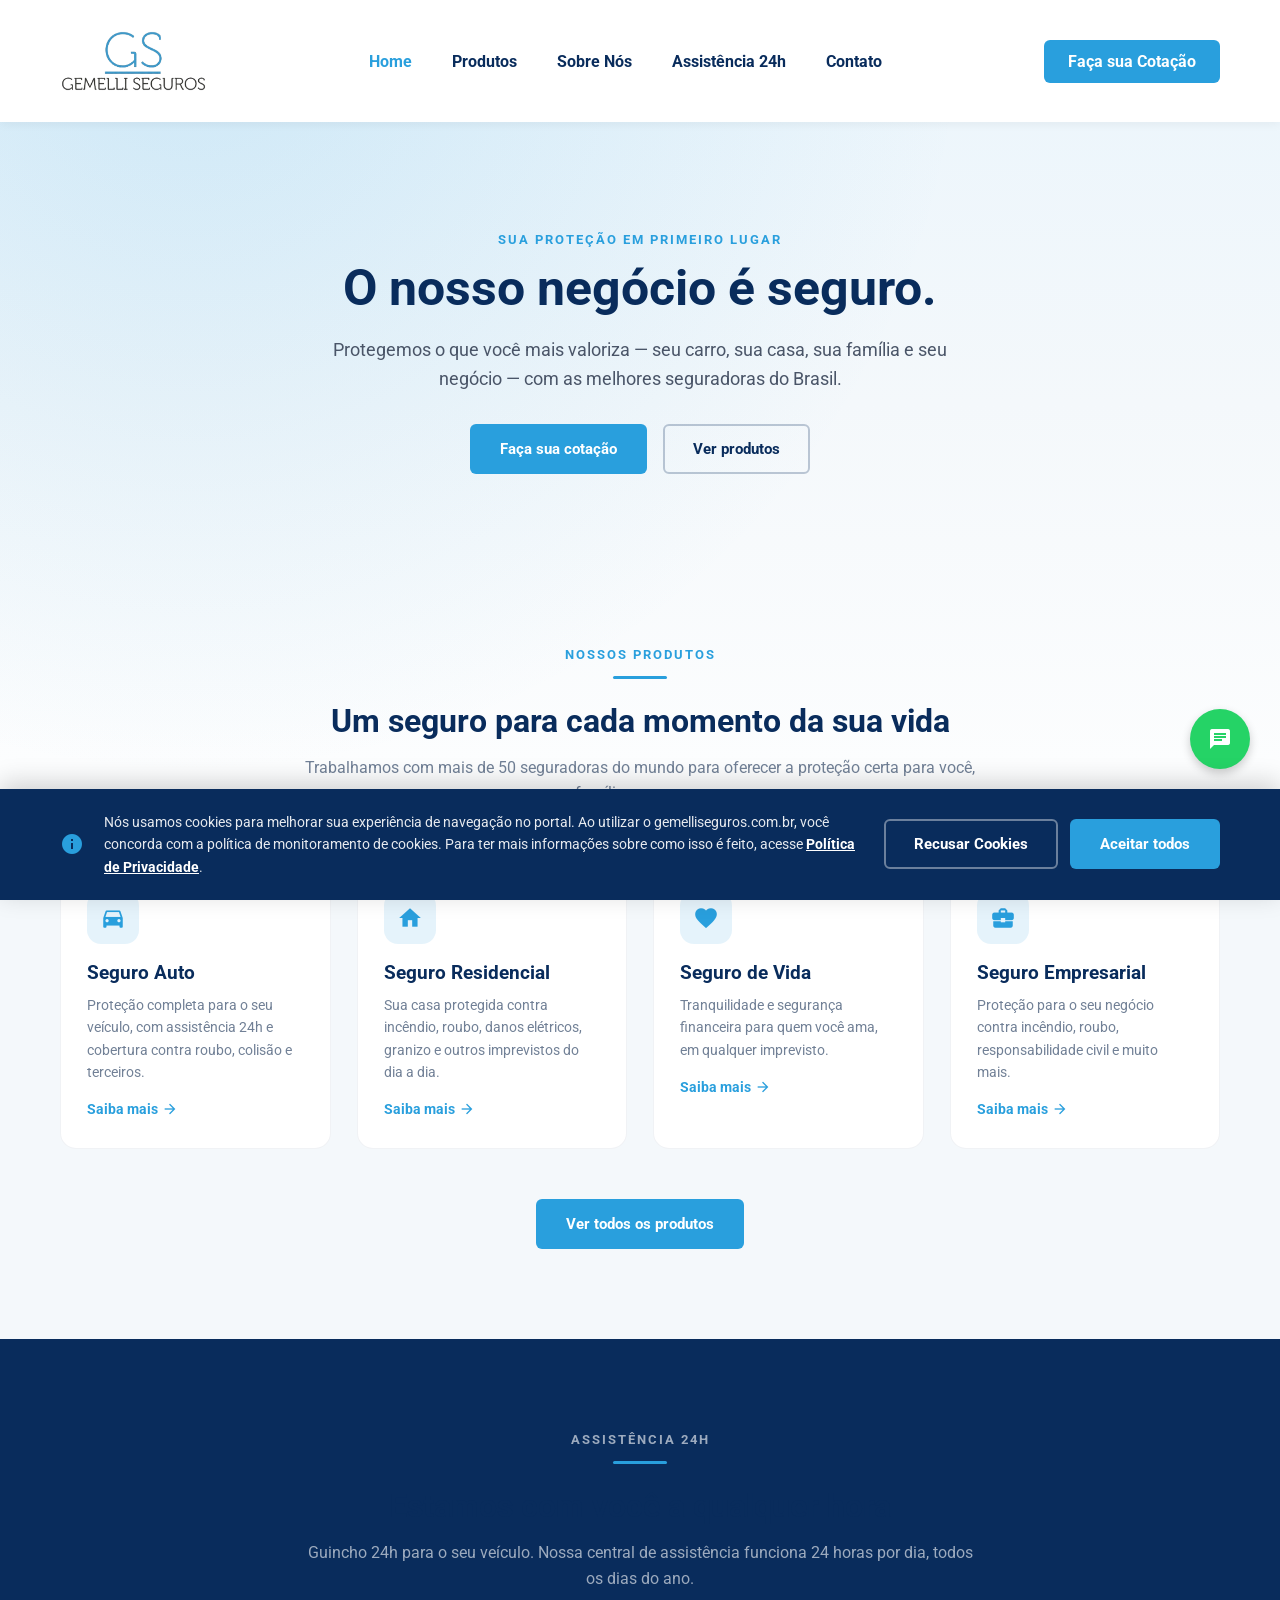
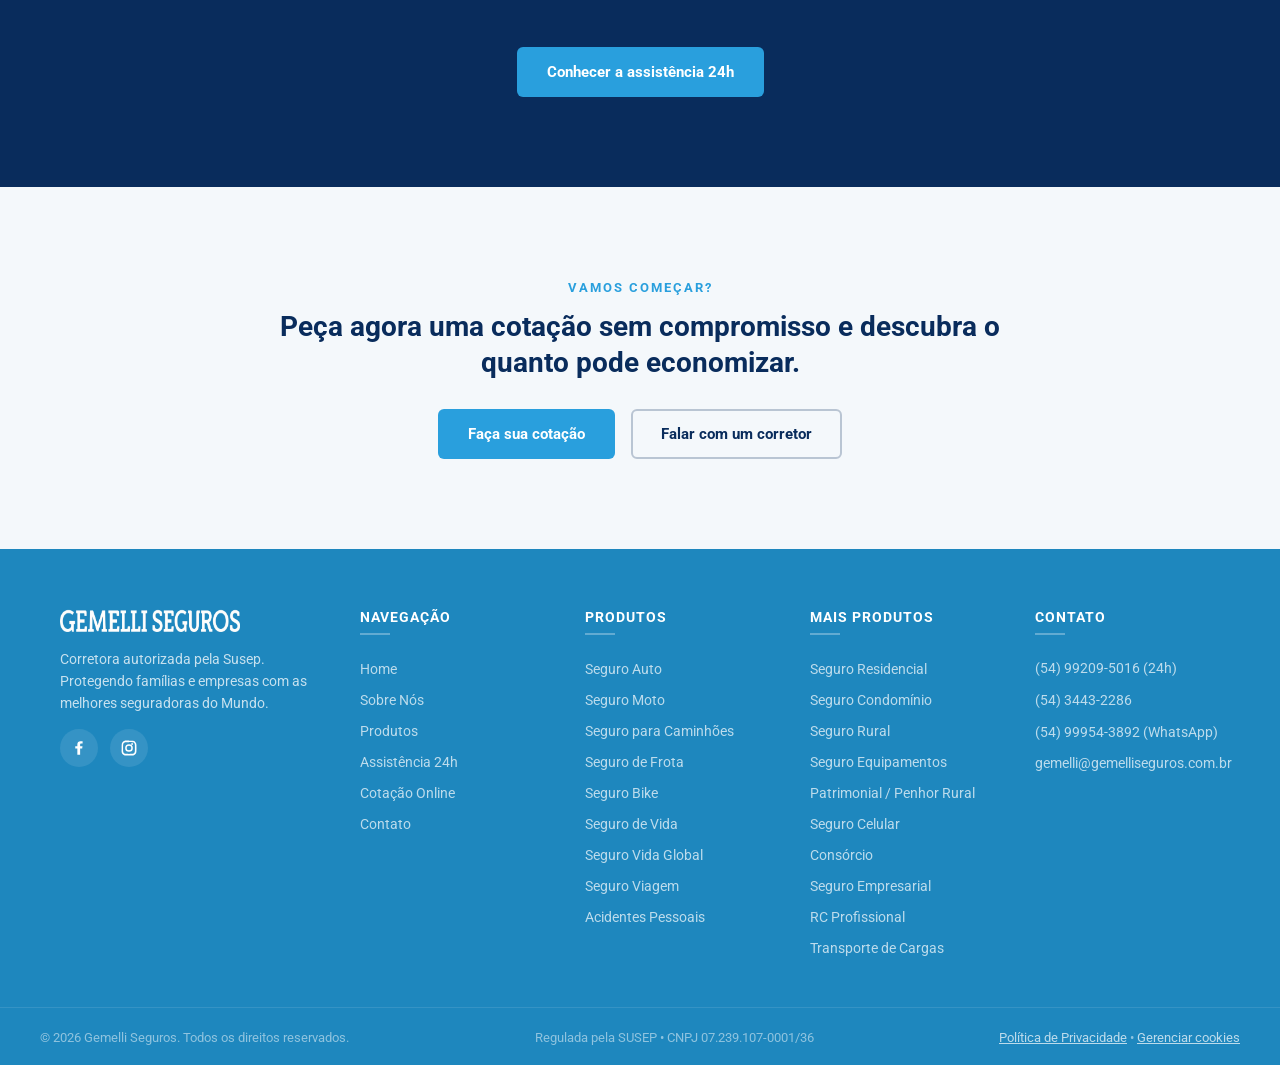
<file: index.html>
<!DOCTYPE html>
<html lang="pt-BR">

<head>
    <meta charset="UTF-8">
    <link rel="icon" type="image/jpeg" href="assets/logos/GS.jpg">
    <meta name="viewport" content="width=device-width, initial-scale=1.0">
    <title>Gemelli Seguros | Corretora de Seguros em Guaporé - RS</title>

    <meta name="description" content="Gemelli Seguros: 28 anos de experiência em Guaporé - RS. Seguro auto, residencial, empresarial, rural e mais, com mais de 30 seguradoras parceiras e assistência 24 horas.">
    <link rel="canonical" href="https://www.gemelliseguros.com.br/">

    <meta property="og:type" content="website">
    <meta property="og:title" content="Gemelli Seguros | Corretora de Seguros em Guaporé - RS">
    <meta property="og:description" content="28 anos de experiência em seguros. Auto, residencial, empresarial, rural e mais, com atendimento personalizado e assistência 24 horas.">
    <meta property="og:url" content="https://www.gemelliseguros.com.br/">
    <meta property="og:image" content="https://www.gemelliseguros.com.br/assets/logos/logo.png">
    <meta property="og:locale" content="pt_BR">

    <link rel="stylesheet" href="css/style.css">

    <link href="https://fonts.googleapis.com/icon?family=Material+Icons" rel="stylesheet">
</head>

<body>

    <header class="menu-principal">
        <div class="container-menu">
            <div class="logo">
                <img src="assets/logos/logo-nav.png" alt="Gemelli Seguros Logo">
            </div>
            <nav class="navegacao">
                <ul>
                    <li><a href="index.html" class="link-menu active">Home</a></li>
                    <li><a href="produtos.html" class="link-menu">Produtos</a></li>
                    <li><a href="sobrenos.html" class="link-menu">Sobre Nós</a></li>
                    <li><a href="assistencia24hrs.html" class="link-menu">Assistência 24h</a></li>
                    <li><a href="contato.html" class="link-menu">Contato</a></li>
                </ul>
            </nav>
            <button class="botao-menu-mobile" aria-label="Abrir menu">
                <span class="material-icons">menu</span>
            </button>
            <div class="botao-area">
                <a href="https://gemelliseguros.seucorretor.digital/#/home?simplificado=true" class="botao-cotacao"
                    target="_blank" rel="noopener">Faça sua Cotação</a>
            </div>
        </div>
    </header>

    <section class="banner banner-interna">
        <div class="container-banner">
            <span class="subtitulo-eyebrow">Sua proteção em primeiro lugar</span>
            <h1 class="titulo">O nosso negócio é seguro.</h1>
            <p class="descricao">Protegemos o que você mais valoriza — seu carro, sua casa, sua família e seu negócio —
                com as melhores seguradoras do Brasil.</p>
            <div class="banner-cta-row" style="margin-top: 30px;">
                <a href="https://gemelliseguros.seucorretor.digital/#/home?simplificado=true" class="btn-primario"
                    target="_blank" rel="noopener">Faça sua cotação</a>
                <a href="produtos.html" class="btn-secundario">Ver produtos</a>
            </div>
        </div>
    </section>

    <section class="secao">
        <div class="container-full"
            style="max-width: var(--max-width-container); margin: 0 auto; padding: var(--padding-container);">
            <div class="secao-cabecalho">
                <span class="eyebrow">Nossos produtos</span>
                <div class="divisor-gemeo"></div>
                <h2>Um seguro para cada momento da sua vida</h2>
                <p>Trabalhamos com mais de 50 seguradoras do mundo para oferecer a proteção certa para você, sua família
                    e sua empresa.</p>
            </div>
            <div class="grade-cards">
                <div class="card">
                    <span class="material-icons icone-card">directions_car</span>
                    <h3>Seguro Auto</h3>
                    <p>Proteção completa para o seu veículo, com assistência 24h e cobertura contra roubo, colisão e
                        terceiros.</p>
                    <a href="produto.html?p=auto" class="card-link">Saiba mais <span class="material-icons"
                            style="font-size:16px;">arrow_forward</span></a>
                </div>
                <div class="card">
                    <span class="material-icons icone-card">home</span>
                    <h3>Seguro Residencial</h3>
                    <p>Sua casa protegida contra incêndio, roubo, danos elétricos, granizo e outros imprevistos do dia a dia.</p>
                    <a href="produto.html?p=residencial" class="card-link">Saiba mais <span class="material-icons"
                            style="font-size:16px;">arrow_forward</span></a>
                </div>
                <div class="card">
                    <span class="material-icons icone-card">favorite</span>
                    <h3>Seguro de Vida</h3>
                    <p>Tranquilidade e segurança financeira para quem você ama, em qualquer imprevisto.</p>
                    <a href="produto.html?p=vida" class="card-link">Saiba mais <span class="material-icons"
                            style="font-size:16px;">arrow_forward</span></a>
                </div>
                <div class="card">
                    <span class="material-icons icone-card">business_center</span>
                    <h3>Seguro Empresarial</h3>
                    <p>Proteção para o seu negócio contra incêndio, roubo, responsabilidade civil e muito mais.</p>
                    <a href="produto.html?p=empresarial" class="card-link">Saiba mais <span class="material-icons"
                            style="font-size:16px;">arrow_forward</span></a>
                </div>
            </div>
            <div style="text-align:center; margin-top: 50px;">
                <a href="produtos.html" class="btn-primario">Ver todos os produtos</a>
            </div>
        </div>
    </section>

    <section class="secao secao-escura">
        <div class="container-full"
            style="max-width: var(--max-width-container); margin: 0 auto; padding: var(--padding-container);">
            <div class="secao-cabecalho">
                <span class="eyebrow">Assistência 24h</span>
                <div class="divisor-gemeo"></div>
                <h2>Estamos com você a qualquer hora</h2>
                <p>Guincho 24h para o seu veículo. Nossa central de assistência funciona 24 horas por dia, todos os dias
                    do ano.</p>
            </div>
            <div style="text-align:center;">
                <a href="assistencia24hrs.html" class="btn-primario">Conhecer a assistência 24h</a>
            </div>
        </div>
    </section>

    <section class="secao secao-alt">
        <div class="container-full"
            style="max-width: var(--max-width-container); margin: 0 auto; padding: var(--padding-container);">
            <div class="cta-final">
                <span class="eyebrow">Vamos começar?</span>
                <h2>Peça agora uma cotação sem compromisso e descubra o quanto pode economizar.</h2>
                <div class="banner-cta-row">
                    <a href="https://gemelliseguros.seucorretor.digital/#/home?simplificado=true" class="btn-primario"
                        target="_blank" rel="noopener">Faça sua cotação</a>
                    <a href="contato.html" class="btn-secundario">Falar com um corretor</a>
                </div>
            </div>
        </div>
    </section>

    <div id="cookie-banner" class="cookie-banner" role="dialog" aria-live="polite" aria-label="Aviso de cookies">
        <div class="cookie-banner-conteudo">
            <span class="material-icons cookie-banner-icone">info</span>
            <div class="cookie-banner-texto">
                <p>Nós usamos cookies para melhorar sua experiência de navegação no portal. Ao utilizar o
                    gemelliseguros.com.br, você concorda com a política de monitoramento de cookies. Para ter mais
                    informações sobre como isso é feito, acesse <a href="politica-privacidade.html">Política de
                        Privacidade</a>.</p>
            </div>
            <div class="cookie-banner-botoes">
                <button type="button" class="btn-secundario" id="cookie-recusar">Recusar Cookies</button>
                <button type="button" class="btn-primario" id="cookie-aceitar">Aceitar todos</button>
            </div>
        </div>
    </div>

    <a href="https://wa.me/5554992095016" class="whats-flutuante" target="_blank">
        <span class="material-icons">chat</span>
    </a>

    <script src="js/cookies.js"></script>

    <script src="js/script.js"></script>
    <footer class="footer-principal">
        <div class="footer-conteudo">
            <div class="footer-coluna footer-marca">
                <img src="assets/logos/logofoot.png" alt="Gemelli Seguros" class="footer-logo">
                <p class="footer-descricao">Corretora autorizada pela Susep. Protegendo famílias e empresas com as
                    melhores seguradoras do Mundo.</p>
                <div class="footer-redes">
                    <a href="https://www.facebook.com/gemelliseguros/photos/" aria-label="Facebook" target="_blank"
                        rel="noopener noreferrer">
                        <svg viewBox="0 0 24 24">
                            <path
                                d="M13.5 21v-8.2h2.75l.41-3.2h-3.16V7.6c0-.93.26-1.56 1.6-1.56h1.7V3.14C15.98 3.1 15 3 13.85 3 11.45 3 9.8 4.47 9.8 7.3v2.3H7v3.2h2.8V21h3.7z" />
                        </svg>
                    </a>

                    <a href="https://www.instagram.com/gemelliseguros/" aria-label="Instagram" target="_blank"
                        rel="noopener noreferrer">
                        <svg viewBox="0 0 24 24">
                            <path
                                d="M12 2.2c2.7 0 3 .01 4.1.06 1.05.05 1.79.22 2.43.47.66.26 1.22.6 1.77 1.15.55.55.89 1.11 1.15 1.77.25.64.42 1.38.47 2.43.05 1.1.06 1.4.06 4.1s-.01 3-.06 4.1c-.05 1.05-.22 1.79-.47 2.43a4.9 4.9 0 0 1-1.15 1.77 4.9 4.9 0 0 1-1.77 1.15c-.64.25-1.38.42-2.43.47-1.1.05-1.4.06-4.1.06s-3-.01-4.1-.06c-1.05-.05-1.79-.22-2.43-.47a4.9 4.9 0 0 1-1.77-1.15 4.9 4.9 0 0 1-1.15-1.77c-.25-.64-.42-1.38-.47-2.43C2.21 15 2.2 14.7 2.2 12s.01-3 .06-4.1c.05-1.05.22-1.79.47-2.43.26-.66.6-1.22 1.15-1.77A4.9 4.9 0 0 1 5.65 2.55c.64-.25 1.38-.42 2.43-.47C9.18 2.03 9.48 2.02 12 2.02V2.2zm0 1.98c-2.66 0-2.98.01-4.03.06-.9.04-1.4.19-1.72.32-.43.17-.74.37-1.06.7-.33.32-.53.63-.7 1.06-.13.32-.28.82-.32 1.72C4.11 9.02 4.1 9.34 4.1 12s.01 2.98.06 4.03c.04.9.19 1.4.32 1.72.17.43.37.74.7 1.06.32.33.63.53 1.06.7.32.13.82.28 1.72.32 1.05.05 1.37.06 4.03.06s2.98-.01 4.03-.06c.9-.04 1.4-.19 1.72-.32.43-.17.74-.37 1.06-.7.33-.32.53-.63.7-1.06.13-.32.28-.82.32-1.72.05-1.05.06-1.37.06-4.03s-.01-2.98-.06-4.03c-.04-.9-.19-1.4-.32-1.72-.17-.43-.37-.74-.7-1.06a2.9 2.9 0 0 0-1.06-.7c-.32-.13-.82-.28-1.72-.32-1.05-.05-1.37-.06-4.03-.06zM12 6.87A5.13 5.13 0 1 1 12 17.13 5.13 5.13 0 0 1 12 6.87zm0 1.98a3.15 3.15 0 1 0 0 6.3 3.15 3.15 0 0 0 0-6.3zm5.34-2.16a1.2 1.2 0 1 1-2.4 0 1.2 1.2 0 0 1 2.4 0z" />
                        </svg>
                    </a>
                </div>
            </div>

            <div class="footer-coluna">
                <h4 class="footer-titulo">Navegação</h4>
                <ul class="footer-links">
                    <li><a href="index.html">Home</a></li>
                    <li><a href="sobrenos.html">Sobre Nós</a></li>
                    <li><a href="produtos.html">Produtos</a></li>
                    <li><a href="assistencia24hrs.html">Assistência 24h</a></li>
                    <li><a href="cotacao.html">Cotação Online</a></li>
                    <li><a href="contato.html">Contato</a></li>
                </ul>
            </div>

            <div class="footer-coluna">
                <h4 class="footer-titulo">Produtos</h4>
                <ul class="footer-links">
                    <li><a href="produto.html?p=auto">Seguro Auto</a></li>
                    <li><a href="produto.html?p=moto">Seguro Moto</a></li>
                    <li><a href="produto.html?p=caminhao">Seguro para Caminhões</a></li>
                    <li><a href="produto.html?p=frota">Seguro de Frota</a></li>
                    <li><a href="produto.html?p=bike">Seguro Bike</a></li>
                    <li><a href="produto.html?p=vida">Seguro de Vida</a></li>
                    <li><a href="produto.html?p=vida-global">Seguro Vida Global</a></li>
                    <li><a href="produto.html?p=viagem">Seguro Viagem</a></li>
                    <li><a href="produto.html?p=acidentes-pessoais">Acidentes Pessoais</a></li>
                </ul>
            </div>

            <div class="footer-coluna">
                <h4 class="footer-titulo">Mais produtos</h4>
                <ul class="footer-links">
                    <li><a href="produto.html?p=residencial">Seguro Residencial</a></li>
                    <li><a href="produto.html?p=condominio">Seguro Condomínio</a></li>
                    <li><a href="produto.html?p=rural">Seguro Rural</a></li>
                    <li><a href="produto.html?p=equipamentos">Seguro Equipamentos</a></li>
                    <li><a href="produto.html?p=patrimonial-penhor-rural">Patrimonial / Penhor Rural</a></li>
                    <li><a href="produto.html?p=celular">Seguro Celular</a></li>
                    <li><a href="produto.html?p=consorcio">Consórcio</a></li>
                    <li><a href="produto.html?p=empresarial">Seguro Empresarial</a></li>
                    <li><a href="produto.html?p=rc-profissional">RC Profissional</a></li>
                    <li><a href="produto.html?p=transporte-cargas">Transporte de Cargas</a></li>
                </ul>
            </div>

            <div class="footer-coluna">
                <h4 class="footer-titulo">Contato</h4>
                <ul class="footer-links footer-contato-lista">
                    <li><a href="https://wa.me/5554992095016" target="_blank">(54) 99209-5016 (24h)</a></li>
                    <li><a href="tel:+555432443417">(54) 3443-2286</a></li>
                    <li><a href="https://wa.me/5554999543892" target="_blank">(54) 99954-3892 (WhatsApp)</a></li>
                    <li><a
                            href="mailto:gemelli@gemelliseguros.com.br">gemelli@gemelliseguros.com.br</a></li>
                </ul>
            </div>
        </div>

        <div class="footer-base">
            <div class="footer-base-conteudo">
                <p>&copy; 2026 Gemelli Seguros. Todos os direitos reservados.</p>
                <p>Regulada pela SUSEP &bull; CNPJ 07.239.107-0001/36</p>
                <p class="footer-base-links"><a href="politica-privacidade.html">Política de Privacidade</a> &bull; <a
                        href="#" data-abrir-cookies>Gerenciar cookies</a></p>
            </div>
        </div>
    </footer>

</body>

</html>
</file>
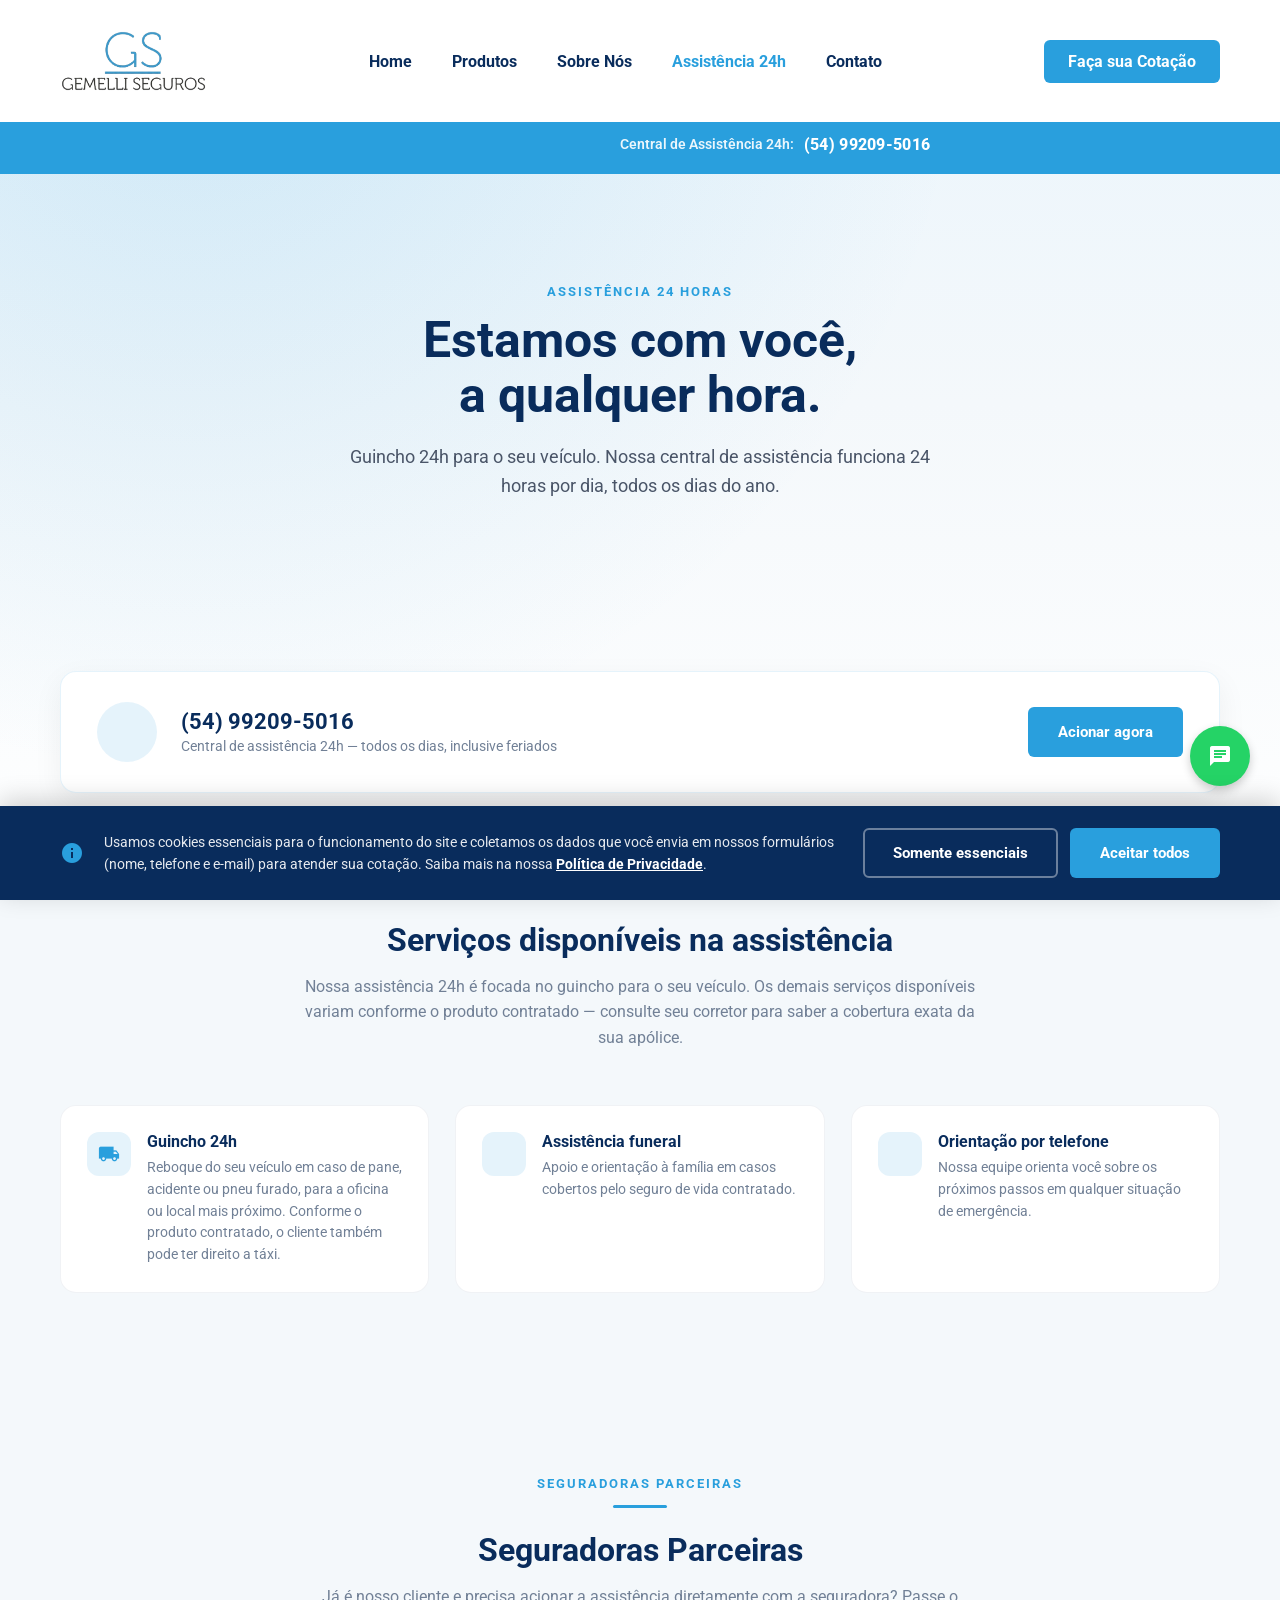
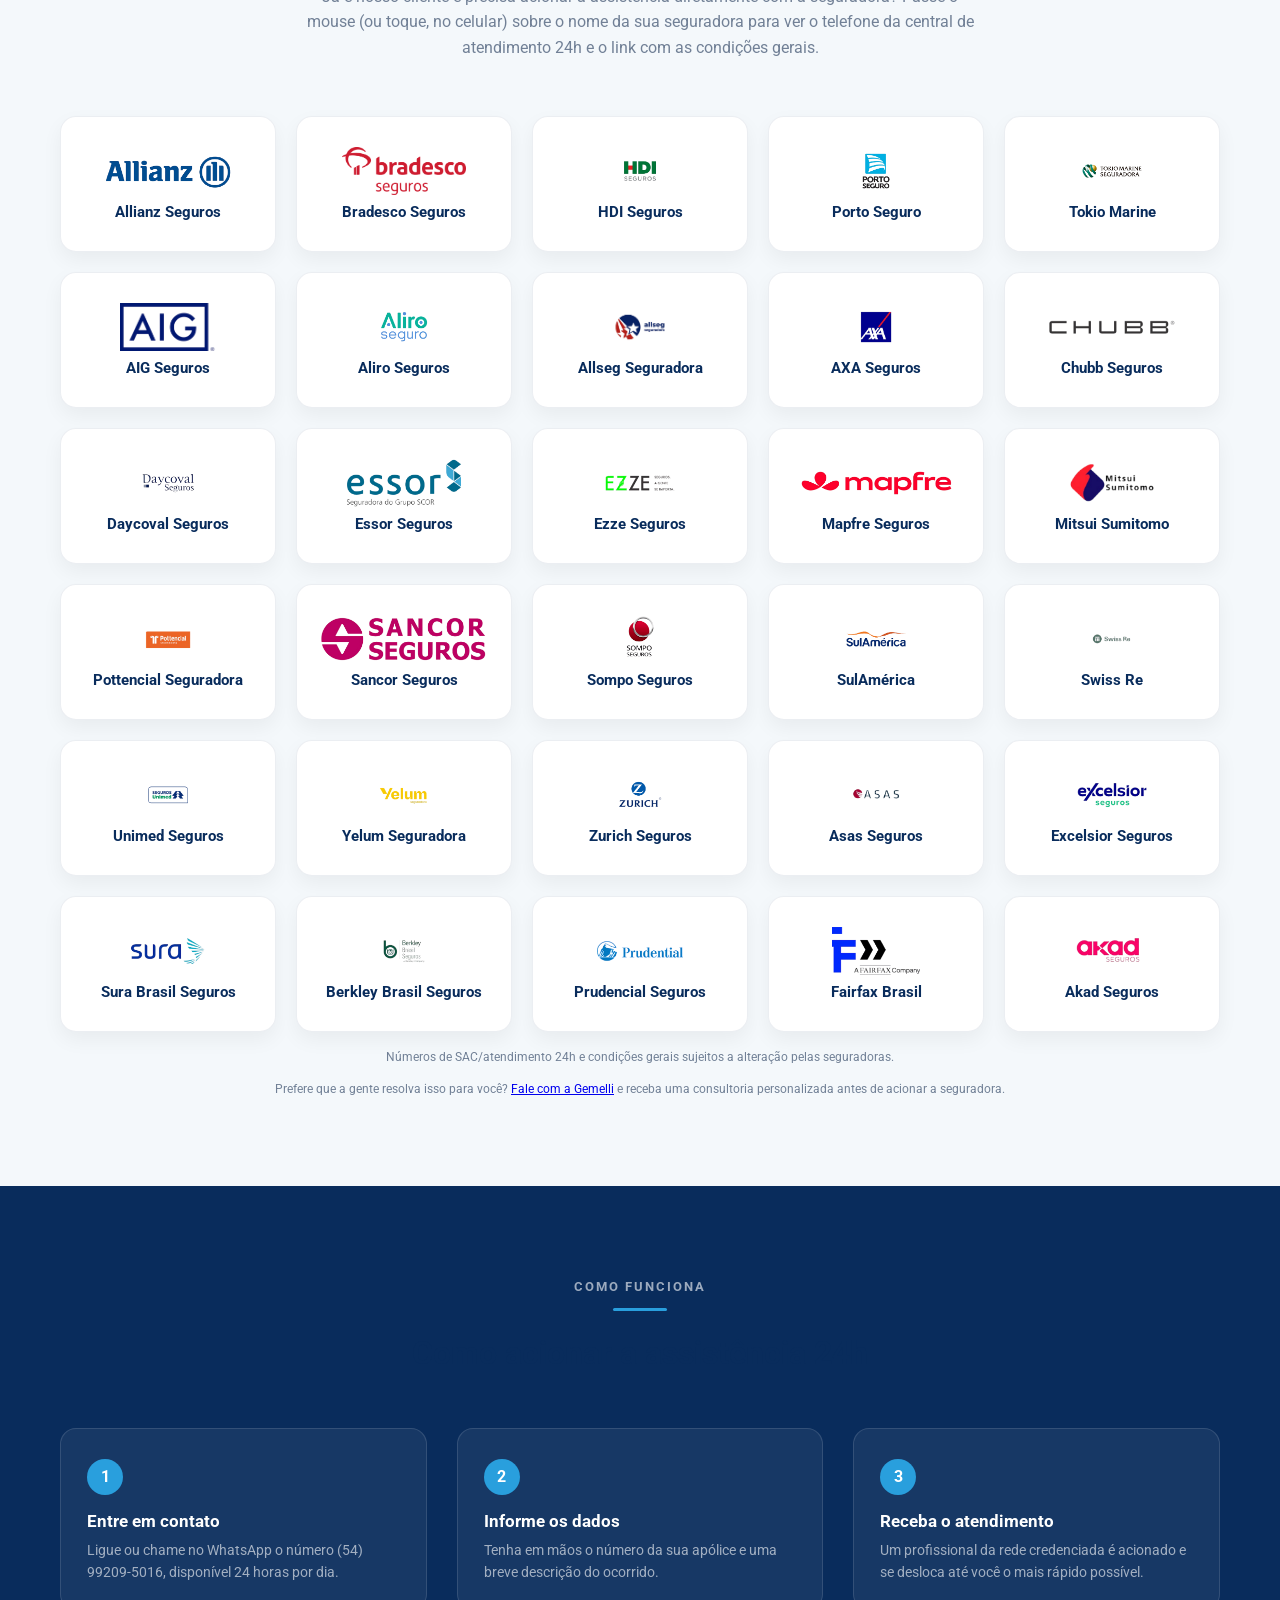
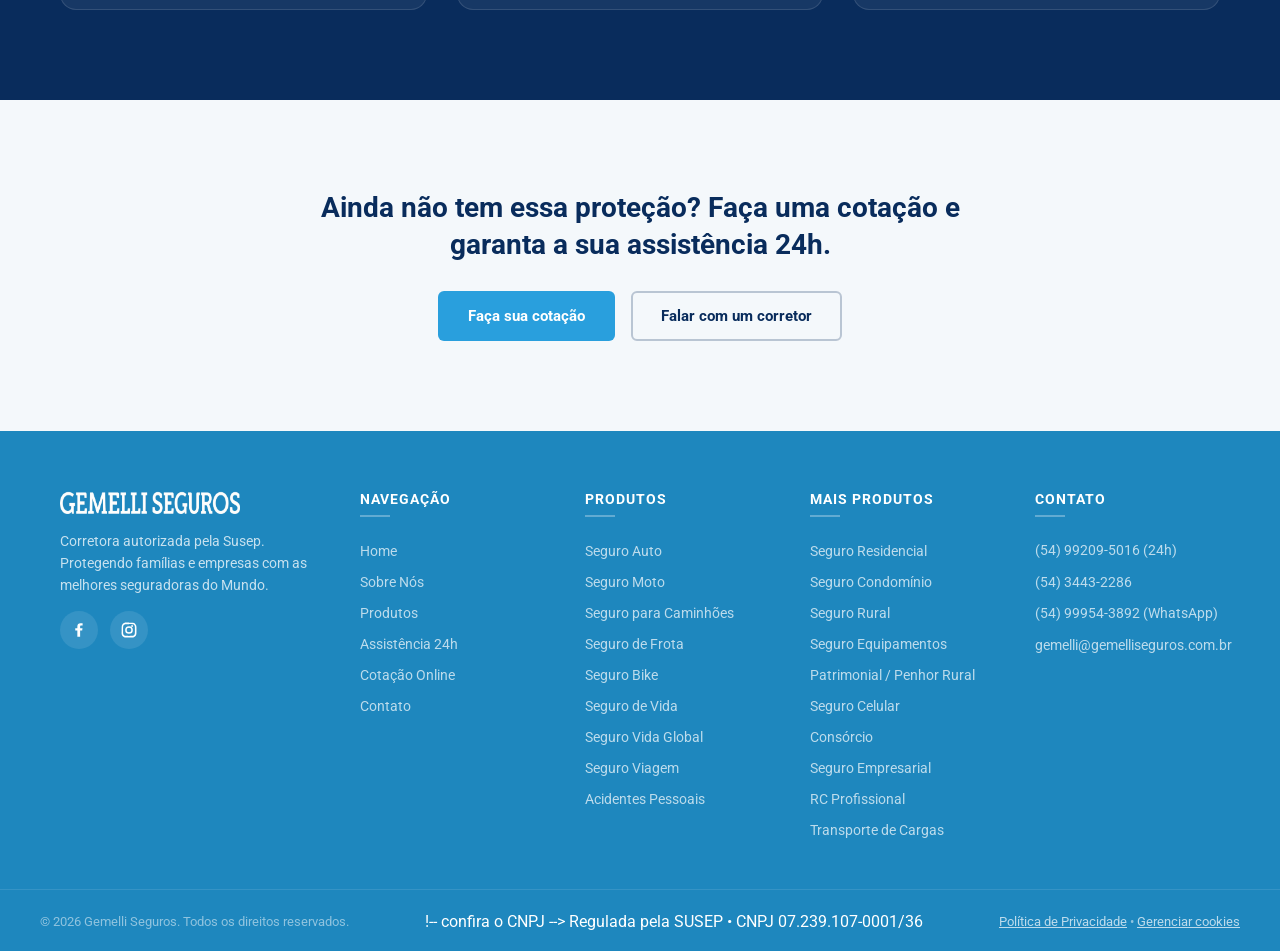
<file: assistencia24hrs.html>
<!DOCTYPE html>
<html lang="pt-BR">
<head>
    <meta charset="UTF-8">
    <link rel="icon" type="image/jpeg" href="assets/logos/GS.jpg">
    <meta name="viewport" content="width=device-width, initial-scale=1.0">
    <title>Assistência 24 Horas | Gemelli Seguros</title>

    <meta name="description" content="Precisa de assistência agora? Fale com a Gemelli Seguros 24 horas por dia, todos os dias, pelo WhatsApp ou telefone.">
    <link rel="canonical" href="https://www.gemelliseguros.com.br/assistencia24hrs.html">

    <meta property="og:type" content="website">
    <meta property="og:title" content="Assistência 24 Horas | Gemelli Seguros">
    <meta property="og:description" content="Precisa de assistência agora? Fale com a Gemelli Seguros 24 horas por dia, todos os dias.">
    <meta property="og:url" content="https://www.gemelliseguros.com.br/assistencia24hrs.html">
    <meta property="og:image" content="https://www.gemelliseguros.com.br/assets/logos/logo.png">
    <meta property="og:locale" content="pt_BR">

    <link rel="stylesheet" href="css/style.css">

    <link rel="preconnect" href="https://fonts.googleapis.com">
    <link rel="preconnect" href="https://fonts.gstatic.com" crossorigin>
    <link href="https://fonts.googleapis.com/css2?family=Fraunces:wght@400;500;600;700&family=Inter:wght@400;500;600;700&family=IBM+Plex+Mono:wght@400;500&display=swap" rel="stylesheet">
    <link href="https://fonts.googleapis.com/icon?family=Material+Icons" rel="stylesheet">
</head>
<body>

    <header class="menu-principal">
        <div class="container-menu">
            <div class="logo">
                <img src="assets/logos/logo-nav.png" alt="Gemelli Seguros Logo">
            </div>
            <nav class="navegacao">
                <ul>
                    <li><a href="index.html" class="link-menu">Home</a></li>
                    <li><a href="produtos.html" class="link-menu">Produtos</a></li>
                    <li><a href="sobrenos.html" class="link-menu">Sobre Nós</a></li>
                    <li><a href="assistencia24hrs.html" class="link-menu active">Assistência 24h</a></li>
                    <li><a href="contato.html" class="link-menu">Contato</a></li>
                </ul>
            </nav>
            <button class="botao-menu-mobile" aria-label="Abrir menu">
                <span class="material-icons">menu</span>
            </button>
            <div class="botao-area">
                <a href="https://gemelliseguros.seucorretor.digital/#/home?simplificado=true" class="botao-cotacao" target="_blank" rel="noopener">Faça sua Cotação</a>
            </div>
        </div>
    </header>

    <div class="faixa-destaque-assistencia">
        <div class="container-menu faixa-destaque-conteudo">
            <span class="material-icons">support_agent</span>
            <span class="faixa-texto">Central de Assistência 24h:</span>
            <a href="https://wa.me/5554992095016" target="_blank" class="faixa-numero">(54) 99209-5016</a>
        </div>
    </div>

    <section class="banner banner-interna">
        <div class="container-banner">
            <span class="subtitulo-eyebrow">Assistência 24 horas</span>
            <h1 class="titulo">Estamos com você,<br>a qualquer hora.</h1>
            <p class="descricao">Guincho 24h para o seu veículo. Nossa central de assistência funciona 24 horas por dia, todos os dias do ano.</p>
        </div>
    </section>

    <section class="secao secao-alt">
        <div class="container-full" style="max-width: var(--max-width-container); margin: 0 auto; padding: var(--padding-container);">

            <div class="numero-destaque">
                <span class="material-icons">support_agent</span>
                <div>
                    <strong>(54) 99209-5016</strong>
                    <span>Central de assistência 24h — todos os dias, inclusive feriados</span>
                </div>
                <a href="https://wa.me/5554992095016" class="btn-primario" target="_blank">Acionar agora</a>
            </div>

            <div class="secao-cabecalho">
                <span class="eyebrow">O que cobrimos</span>
                <div class="divisor-gemeo"></div>
                <h2>Serviços disponíveis na assistência</h2>
                <p>Nossa assistência 24h é focada no guincho para o seu veículo. Os demais serviços disponíveis variam conforme o produto contratado — consulte seu corretor para saber a cobertura exata da sua apólice.</p>
            </div>

            <div class="lista-servicos">
                <div class="servico-item">
                    <span class="material-icons">local_shipping</span>
                    <div>
                        <h4>Guincho 24h</h4>
                        <p>Reboque do seu veículo em caso de pane, acidente ou pneu furado, para a oficina ou local mais próximo. Conforme o produto contratado, o cliente também pode ter direito a táxi.</p>
                    </div>
                </div>
                <div class="servico-item">
                    <span class="material-icons">medical_services</span>
                    <div>
                        <h4>Assistência funeral</h4>
                        <p>Apoio e orientação à família em casos cobertos pelo seguro de vida contratado.</p>
                    </div>
                </div>
                <div class="servico-item">
                    <span class="material-icons">support</span>
                    <div>
                        <h4>Orientação por telefone</h4>
                        <p>Nossa equipe orienta você sobre os próximos passos em qualquer situação de emergência.</p>
                    </div>
                </div>
            </div>

        </div>
    </section>

    <section class="secao" id="seguradoras-parceiras">
        <div class="container-full" style="max-width: var(--max-width-container); margin: 0 auto; padding: var(--padding-container);">
            <div class="secao-cabecalho">
                <span class="eyebrow">Seguradoras parceiras</span>
                <div class="divisor-gemeo"></div>
                <h2>Seguradoras Parceiras</h2>
                <p>Já é nosso cliente e precisa acionar a assistência diretamente com a seguradora? Passe o mouse (ou toque, no celular) sobre o nome da sua seguradora para ver o telefone da central de atendimento 24h e o link com as condições gerais.</p>
            </div>
            <div class="grade-seguradoras" id="grade-seguradoras"></div>
            <p class="aviso-seguradoras">Números de SAC/atendimento 24h e condições gerais sujeitos a alteração pelas seguradoras.</p>
            <p class="aviso-seguradoras">Prefere que a gente resolva isso para você? <a href="contato.html">Fale com a Gemelli</a> e receba uma consultoria personalizada antes de acionar a seguradora.</p>
        </div>
    </section>

    <section class="secao secao-escura">
        <div class="container-full" style="max-width: var(--max-width-container); margin: 0 auto; padding: var(--padding-container);">
            <div class="secao-cabecalho">
                <span class="eyebrow">Como funciona</span>
                <div class="divisor-gemeo"></div>
                <h2>Como acionar a assistência 24h</h2>
            </div>
            <div class="passos-acionamento">
                <div class="passo">
                    <h4>Entre em contato</h4>
                    <p>Ligue ou chame no WhatsApp o número (54) 99209-5016, disponível 24 horas por dia.</p>
                </div>
                <div class="passo">
                    <h4>Informe os dados</h4>
                    <p>Tenha em mãos o número da sua apólice e uma breve descrição do ocorrido.</p>
                </div>
                <div class="passo">
                    <h4>Receba o atendimento</h4>
                    <p>Um profissional da rede credenciada é acionado e se desloca até você o mais rápido possível.</p>
                </div>
            </div>
        </div>
    </section>

    <section class="secao secao-alt">
        <div class="container-full" style="max-width: var(--max-width-container); margin: 0 auto; padding: var(--padding-container);">
            <div class="cta-final">
                <h2>Ainda não tem essa proteção? Faça uma cotação e garanta a sua assistência 24h.</h2>
                <div class="banner-cta-row">
                    <a href="https://gemelliseguros.seucorretor.digital/#/home?simplificado=true" class="btn-primario" target="_blank" rel="noopener">Faça sua cotação</a>
                    <a href="contato.html" class="btn-secundario">Falar com um corretor</a>
                </div>
            </div>
        </div>
    </section>

    <div id="cookie-banner" class="cookie-banner" role="dialog" aria-live="polite" aria-label="Aviso de cookies">
        <div class="cookie-banner-conteudo">
            <span class="material-icons cookie-banner-icone">info</span>
            <div class="cookie-banner-texto">
                <p>Usamos cookies essenciais para o funcionamento do site e coletamos os dados que você envia em nossos formulários (nome, telefone e e-mail) para atender sua cotação. Saiba mais na nossa <a href="politica-privacidade.html">Política de Privacidade</a>.</p>
            </div>
            <div class="cookie-banner-botoes">
                <button type="button" class="btn-secundario" id="cookie-recusar">Somente essenciais</button>
                <button type="button" class="btn-primario" id="cookie-aceitar">Aceitar todos</button>
            </div>
        </div>
    </div>

    <a href="https://wa.me/5554992095016" class="whats-flutuante" target="_blank" aria-label="Falar no WhatsApp">
        <span class="material-icons">chat</span>
    </a>

    <script src="js/seguradoras-plantao.js"></script>
    <script src="js/cookies.js"></script>
    <script src="js/script.js"></script>
    <footer class="footer-principal">
        <div class="footer-conteudo">
            <div class="footer-coluna footer-marca">
                <img src="assets/logos/logofoot.png" alt="Gemelli Seguros" class="footer-logo">
                <p class="footer-descricao">Corretora autorizada pela Susep. Protegendo famílias e empresas com as melhores seguradoras do Mundo.</p>
                <div class="footer-redes">
                    <a href="https://www.facebook.com/gemelliseguros/photos/" aria-label="Facebook" target="_blank"
                        rel="noopener noreferrer">
                        <svg viewBox="0 0 24 24">
                            <path
                                d="M13.5 21v-8.2h2.75l.41-3.2h-3.16V7.6c0-.93.26-1.56 1.6-1.56h1.7V3.14C15.98 3.1 15 3 13.85 3 11.45 3 9.8 4.47 9.8 7.3v2.3H7v3.2h2.8V21h3.7z" />
                        </svg>
                    </a>

                    <a href="https://www.instagram.com/gemelliseguros/" aria-label="Instagram" target="_blank"
                        rel="noopener noreferrer">
                        <svg viewBox="0 0 24 24">
                            <path
                                d="M12 2.2c2.7 0 3 .01 4.1.06 1.05.05 1.79.22 2.43.47.66.26 1.22.6 1.77 1.15.55.55.89 1.11 1.15 1.77.25.64.42 1.38.47 2.43.05 1.1.06 1.4.06 4.1s-.01 3-.06 4.1c-.05 1.05-.22 1.79-.47 2.43a4.9 4.9 0 0 1-1.15 1.77 4.9 4.9 0 0 1-1.77 1.15c-.64.25-1.38.42-2.43.47-1.1.05-1.4.06-4.1.06s-3-.01-4.1-.06c-1.05-.05-1.79-.22-2.43-.47a4.9 4.9 0 0 1-1.77-1.15 4.9 4.9 0 0 1-1.15-1.77c-.25-.64-.42-1.38-.47-2.43C2.21 15 2.2 14.7 2.2 12s.01-3 .06-4.1c.05-1.05.22-1.79.47-2.43.26-.66.6-1.22 1.15-1.77A4.9 4.9 0 0 1 5.65 2.55c.64-.25 1.38-.42 2.43-.47C9.18 2.03 9.48 2.02 12 2.02V2.2zm0 1.98c-2.66 0-2.98.01-4.03.06-.9.04-1.4.19-1.72.32-.43.17-.74.37-1.06.7-.33.32-.53.63-.7 1.06-.13.32-.28.82-.32 1.72C4.11 9.02 4.1 9.34 4.1 12s.01 2.98.06 4.03c.04.9.19 1.4.32 1.72.17.43.37.74.7 1.06.32.33.63.53 1.06.7.32.13.82.28 1.72.32 1.05.05 1.37.06 4.03.06s2.98-.01 4.03-.06c.9-.04 1.4-.19 1.72-.32.43-.17.74-.37 1.06-.7.33-.32.53-.63.7-1.06.13-.32.28-.82.32-1.72.05-1.05.06-1.37.06-4.03s-.01-2.98-.06-4.03c-.04-.9-.19-1.4-.32-1.72-.17-.43-.37-.74-.7-1.06a2.9 2.9 0 0 0-1.06-.7c-.32-.13-.82-.28-1.72-.32-1.05-.05-1.37-.06-4.03-.06zM12 6.87A5.13 5.13 0 1 1 12 17.13 5.13 5.13 0 0 1 12 6.87zm0 1.98a3.15 3.15 0 1 0 0 6.3 3.15 3.15 0 0 0 0-6.3zm5.34-2.16a1.2 1.2 0 1 1-2.4 0 1.2 1.2 0 0 1 2.4 0z" />
                        </svg>
                    </a>
                </div>
            </div>

            <div class="footer-coluna">
                <h4 class="footer-titulo">Navegação</h4>
                <ul class="footer-links">
                    <li><a href="index.html">Home</a></li>
                    <li><a href="sobrenos.html">Sobre Nós</a></li>
                    <li><a href="produtos.html">Produtos</a></li>
                    <li><a href="assistencia24hrs.html">Assistência 24h</a></li>
                    <li><a href="cotacao.html">Cotação Online</a></li>
                    <li><a href="contato.html">Contato</a></li>
                </ul>
            </div>

            <div class="footer-coluna">
                <h4 class="footer-titulo">Produtos</h4>
                <ul class="footer-links">
                    <li><a href="produto.html?p=auto">Seguro Auto</a></li>
                    <li><a href="produto.html?p=moto">Seguro Moto</a></li>
                    <li><a href="produto.html?p=caminhao">Seguro para Caminhões</a></li>
                    <li><a href="produto.html?p=frota">Seguro de Frota</a></li>
                    <li><a href="produto.html?p=bike">Seguro Bike</a></li>
                    <li><a href="produto.html?p=vida">Seguro de Vida</a></li>
                    <li><a href="produto.html?p=vida-global">Seguro Vida Global</a></li>
                    <li><a href="produto.html?p=viagem">Seguro Viagem</a></li>
                    <li><a href="produto.html?p=acidentes-pessoais">Acidentes Pessoais</a></li>
                </ul>
            </div>

            <div class="footer-coluna">
                <h4 class="footer-titulo">Mais produtos</h4>
                <ul class="footer-links">
                    <li><a href="produto.html?p=residencial">Seguro Residencial</a></li>
                    <li><a href="produto.html?p=condominio">Seguro Condomínio</a></li>
                    <li><a href="produto.html?p=rural">Seguro Rural</a></li>
                    <li><a href="produto.html?p=equipamentos">Seguro Equipamentos</a></li>
                    <li><a href="produto.html?p=patrimonial-penhor-rural">Patrimonial / Penhor Rural</a></li>
                    <li><a href="produto.html?p=celular">Seguro Celular</a></li>
                    <li><a href="produto.html?p=consorcio">Consórcio</a></li>
                    <li><a href="produto.html?p=empresarial">Seguro Empresarial</a></li>
                    <li><a href="produto.html?p=rc-profissional">RC Profissional</a></li>
                    <li><a href="produto.html?p=transporte-cargas">Transporte de Cargas</a></li>
                </ul>
            </div>

            <div class="footer-coluna">
                <h4 class="footer-titulo">Contato</h4>
                <ul class="footer-links footer-contato-lista">
                    <li><a href="https://wa.me/5554992095016" target="_blank">(54) 99209-5016 (24h)</a></li>
                    <li><a href="tel:+555432443417">(54) 3443-2286</a></li>
                    <li><a href="https://wa.me/5554999543892" target="_blank">(54) 99954-3892 (WhatsApp)</a></li>
                    <li><a href="mailto:gemelli@gemelliseguros.com.br">gemelli@gemelliseguros.com.br</a></li>
                </ul>
            </div>
        </div>

        <div class="footer-base">
            <div class="footer-base-conteudo">
                <p>&copy; 2026 Gemelli Seguros. Todos os direitos reservados.</p>
                <p></p>!-- confira o CNPJ --> Regulada pela SUSEP &bull; CNPJ 07.239.107-0001/36</p>
                <p class="footer-base-links"><a href="politica-privacidade.html">Política de Privacidade</a> &bull; <a href="#" data-abrir-cookies>Gerenciar cookies</a></p>
            </div>
        </div>
    </footer>

</body>
</html>
</file>
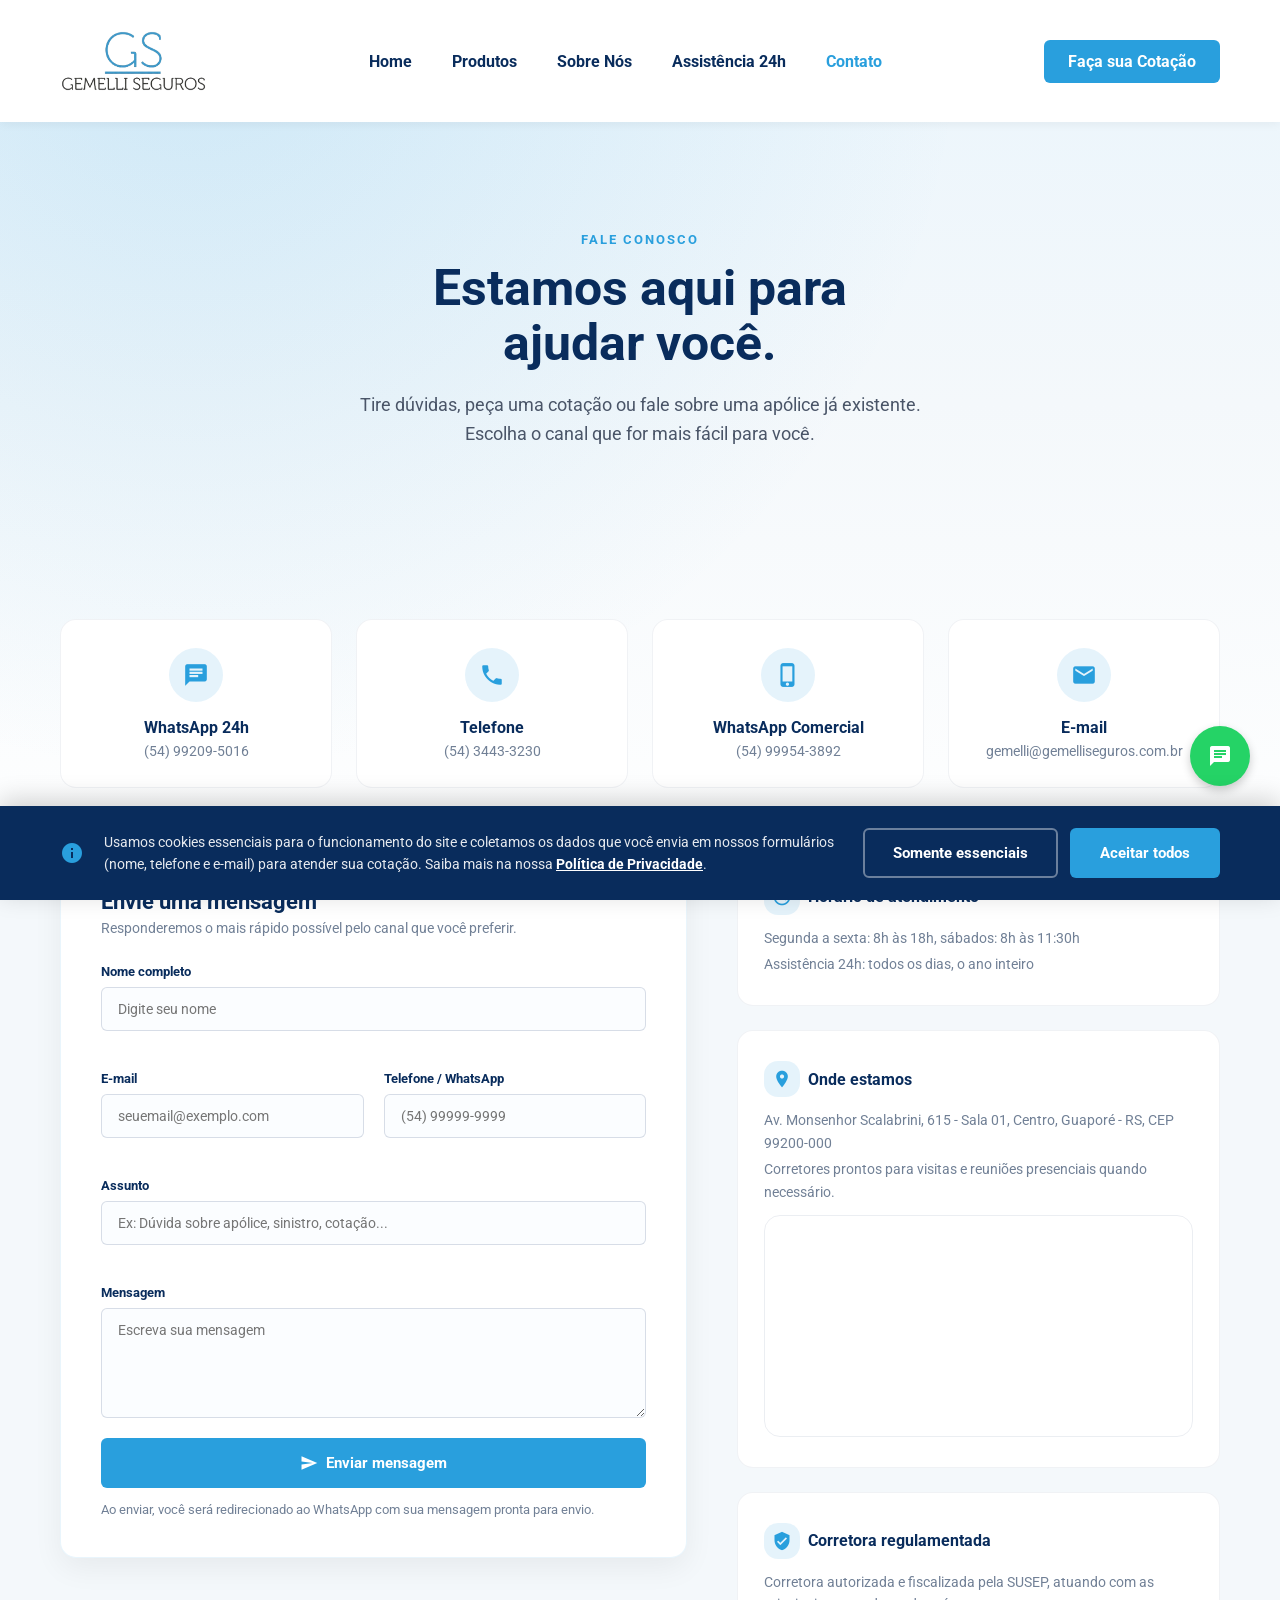
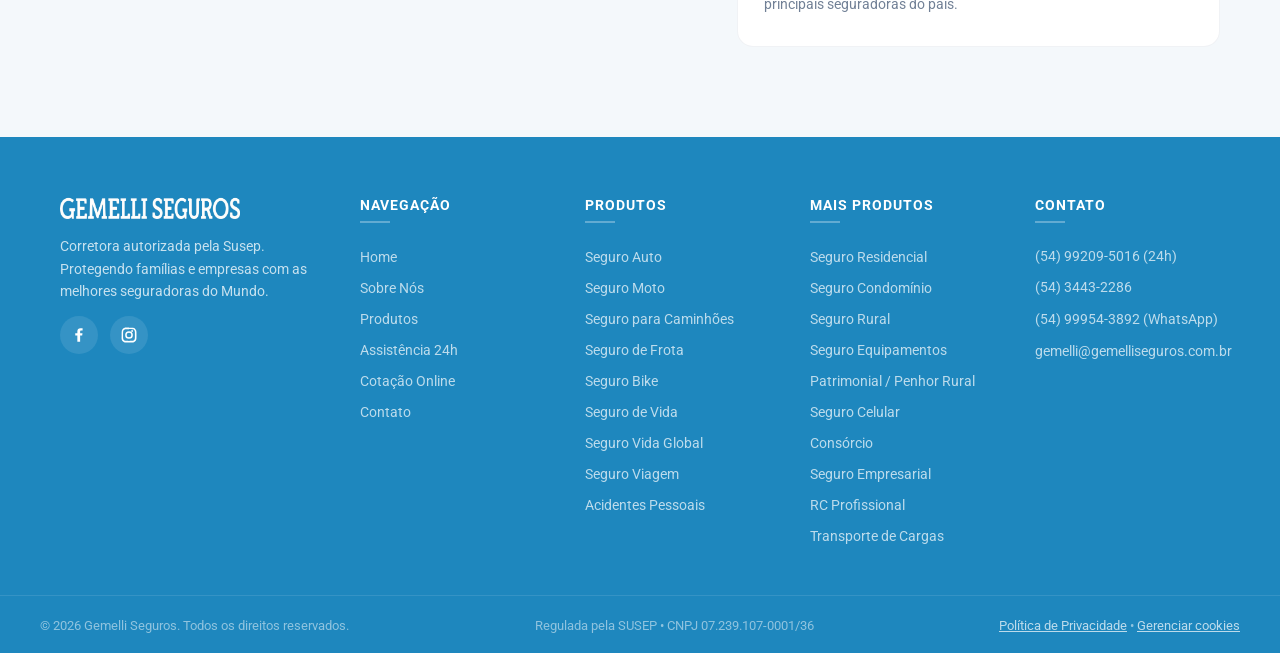
<file: contato.html>
<!DOCTYPE html>
<html lang="pt-BR">
<head>
    <meta charset="UTF-8">
    <link rel="icon" type="image/jpeg" href="assets/logos/GS.jpg">
    <meta name="viewport" content="width=device-width, initial-scale=1.0">
    <title>Contato | Gemelli Seguros</title>

    <meta name="description" content="Fale com a Gemelli Seguros por WhatsApp, telefone, e-mail ou venha até nossa loja em Guaporé - RS. Estamos prontos para te atender.">
    <link rel="canonical" href="https://www.gemelliseguros.com.br/contato.html">

    <meta property="og:type" content="website">
    <meta property="og:title" content="Contato | Gemelli Seguros">
    <meta property="og:description" content="Fale com a Gemelli Seguros por WhatsApp, telefone, e-mail ou venha até nossa loja em Guaporé - RS.">
    <meta property="og:url" content="https://www.gemelliseguros.com.br/contato.html">
    <meta property="og:image" content="https://www.gemelliseguros.com.br/assets/logos/logo.png">
    <meta property="og:locale" content="pt_BR">

    <link rel="stylesheet" href="css/style.css">

    <link href="https://fonts.googleapis.com/icon?family=Material+Icons" rel="stylesheet">
</head>
<body>

    <header class="menu-principal">
        <div class="container-menu">
            <div class="logo">
                <img src="assets/logos/logo-nav.png" alt="Gemelli Seguros Logo">
            </div>
            <nav class="navegacao">
                <ul>
                    <li><a href="index.html" class="link-menu">Home</a></li>
                    <li><a href="produtos.html" class="link-menu">Produtos</a></li>
                    <li><a href="sobrenos.html" class="link-menu">Sobre Nós</a></li>
                    <li><a href="assistencia24hrs.html" class="link-menu">Assistência 24h</a></li>
                    <li><a href="contato.html" class="link-menu active">Contato</a></li>
                </ul>
            </nav>
            <button class="botao-menu-mobile" aria-label="Abrir menu">
                <span class="material-icons">menu</span>
            </button>
            <div class="botao-area">
                <a href="https://gemelliseguros.seucorretor.digital/#/home?simplificado=true" class="botao-cotacao" target="_blank" rel="noopener">Faça sua Cotação</a>
            </div>
        </div>
    </header>

    <section class="banner banner-interna">
        <div class="container-banner">
            <span class="subtitulo-eyebrow">Fale conosco</span>
            <h1 class="titulo">Estamos aqui para<br>ajudar você.</h1>
            <p class="descricao">Tire dúvidas, peça uma cotação ou fale sobre uma apólice já existente. Escolha o canal que for mais fácil para você.</p>
        </div>
    </section>

    <section class="secao">
        <div class="container-full" style="max-width: var(--max-width-container); margin: 0 auto; padding: var(--padding-container);">

            <div class="grade-canais">
                <a href="https://wa.me/5554992095016" target="_blank" class="canal-card">
                    <span class="material-icons">chat</span>
                    <h4>WhatsApp 24h</h4>
                    <p>(54) 99209-5016</p>
                </a>
                <a href="tel:+555432443417" class="canal-card">
                    <span class="material-icons">call</span>
                    <h4>Telefone</h4>
                    <p>(54) 3443-3230</p>
                </a>
                <a href="https://wa.me/5554999543892" target="_blank" class="canal-card">
                    <span class="material-icons">phone_iphone</span>
                    <h4>WhatsApp Comercial</h4>
                    <p>(54) 99954-3892</p>
                </a>
                <a href="mailto:gemelli@gemelliseguros.com.br" class="canal-card">
                    <span class="material-icons">mail</span>
                    <h4>E-mail</h4>
                    <p>gemelli@gemelliseguros.com.br</p>
                </a>
            </div>

            <div class="layout-form">

                <div class="form-card">
                    <h2 style="color: var(--cor-primaria-azul); font-size: 22px; margin-bottom: 6px;">Envie uma mensagem</h2>
                    <p style="color: var(--texto-mutado); font-size: 14px; margin-bottom: 28px;">Responderemos o mais rápido possível pelo canal que você preferir.</p>

                    <form id="form-contato">
                        <div class="form-grid">
                            <div class="campo campo-full">
                                <label for="c-nome">Nome completo</label>
                                <input type="text" id="c-nome" name="nome" placeholder="Digite seu nome" required>
                            </div>
                            <div class="campo">
                                <label for="c-email">E-mail</label>
                                <input type="email" id="c-email" name="email" placeholder="seuemail@exemplo.com" required>
                            </div>
                            <div class="campo">
                                <label for="c-telefone">Telefone / WhatsApp</label>
                                <input type="tel" id="c-telefone" name="telefone" placeholder="(54) 99999-9999" required>
                            </div>
                            <div class="campo campo-full">
                                <label for="c-assunto">Assunto</label>
                                <input type="text" id="c-assunto" name="assunto" placeholder="Ex: Dúvida sobre apólice, sinistro, cotação...">
                            </div>
                            <div class="campo campo-full">
                                <label for="c-mensagem">Mensagem</label>
                                <textarea id="c-mensagem" name="mensagem" placeholder="Escreva sua mensagem" required></textarea>
                            </div>
                        </div>
                        <button type="submit" class="btn-primario" style="width: 100%;">
                            <span class="material-icons" style="font-size: 18px;">send</span>
                            Enviar mensagem
                        </button>
                        <p class="form-obs">Ao enviar, você será redirecionado ao WhatsApp com sua mensagem pronta para envio.</p>
                        <div class="form-msg-sucesso" id="contato-sucesso">Mensagem pronta! Abrimos o WhatsApp — é só confirmar o envio por lá.</div>
                    </form>
                </div>

                <div class="lateral-info">
                    <div class="card">
                        <h4><span class="material-icons icone-card" style="width:36px;height:36px;font-size:20px;margin-bottom:0;">schedule</span> Horário de atendimento</h4>
                        <p style="margin-top: 12px; margin-bottom: 4px;">Segunda a sexta: 8h às 18h, sábados: 8h às 11:30h</p>
                        <p style="margin-bottom: 0;">Assistência 24h: todos os dias, o ano inteiro</p>
                    </div>
                    <div class="card">
                        <h4><span class="material-icons icone-card" style="width:36px;height:36px;font-size:20px;margin-bottom:0;">location_on</span> Onde estamos</h4>
                        <p style="margin-top: 12px; margin-bottom: 4px;">Av. Monsenhor Scalabrini, 615 - Sala 01, Centro, Guaporé - RS, CEP 99200-000</p>
                        <p style="margin-bottom: 0;">Corretores prontos para visitas e reuniões presenciais quando necessário.</p>
                        <div class="mapa-localizacao">
                            <iframe
                                src="https://www.google.com/maps?q=Gemelli+Corretora+de+Seguros,+Av.+Monsenhor+Scalabrini+615,+Guapor%C3%A9,+RS,+99200-000&output=embed"
                                loading="lazy"
                                referrerpolicy="no-referrer-when-downgrade"
                                title="Localização da Gemelli Seguros em Guaporé, RS">
                            </iframe>
                        </div>
                    </div>
                    <div class="card">
                        <h4><span class="material-icons icone-card" style="width:36px;height:36px;font-size:20px;margin-bottom:0;">verified_user</span> Corretora regulamentada</h4>
                        <p style="margin-top: 12px; margin-bottom: 0;">Corretora autorizada e fiscalizada pela SUSEP, atuando com as principais seguradoras do país.</p>
                    </div>
                </div>

            </div>

        </div>
    </section>

    <div id="cookie-banner" class="cookie-banner" role="dialog" aria-live="polite" aria-label="Aviso de cookies">
        <div class="cookie-banner-conteudo">
            <span class="material-icons cookie-banner-icone">info</span>
            <div class="cookie-banner-texto">
                <p>Usamos cookies essenciais para o funcionamento do site e coletamos os dados que você envia em nossos formulários (nome, telefone e e-mail) para atender sua cotação. Saiba mais na nossa <a href="politica-privacidade.html">Política de Privacidade</a>.</p>
            </div>
            <div class="cookie-banner-botoes">
                <button type="button" class="btn-secundario" id="cookie-recusar">Somente essenciais</button>
                <button type="button" class="btn-primario" id="cookie-aceitar">Aceitar todos</button>
            </div>
        </div>
    </div>

    <a href="https://wa.me/5554992095016" class="whats-flutuante" target="_blank" aria-label="Falar no WhatsApp">
        <span class="material-icons">chat</span>
    </a>

    <script src="js/cookies.js"></script>

    <script src="js/script.js"></script>
    <footer class="footer-principal">
        <div class="footer-conteudo">
            <div class="footer-coluna footer-marca">
                <img src="assets/logos/logofoot.png" alt="Gemelli Seguros" class="footer-logo">
                <p class="footer-descricao">Corretora autorizada pela Susep. Protegendo famílias e empresas com as melhores seguradoras do Mundo.</p>
                <div class="footer-redes">
                    <a href="https://www.facebook.com/gemelliseguros/photos/" aria-label="Facebook" target="_blank"
                        rel="noopener noreferrer">
                        <svg viewBox="0 0 24 24">
                            <path
                                d="M13.5 21v-8.2h2.75l.41-3.2h-3.16V7.6c0-.93.26-1.56 1.6-1.56h1.7V3.14C15.98 3.1 15 3 13.85 3 11.45 3 9.8 4.47 9.8 7.3v2.3H7v3.2h2.8V21h3.7z" />
                        </svg>
                    </a>

                    <a href="https://www.instagram.com/gemelliseguros/" aria-label="Instagram" target="_blank"
                        rel="noopener noreferrer">
                        <svg viewBox="0 0 24 24">
                            <path
                                d="M12 2.2c2.7 0 3 .01 4.1.06 1.05.05 1.79.22 2.43.47.66.26 1.22.6 1.77 1.15.55.55.89 1.11 1.15 1.77.25.64.42 1.38.47 2.43.05 1.1.06 1.4.06 4.1s-.01 3-.06 4.1c-.05 1.05-.22 1.79-.47 2.43a4.9 4.9 0 0 1-1.15 1.77 4.9 4.9 0 0 1-1.77 1.15c-.64.25-1.38.42-2.43.47-1.1.05-1.4.06-4.1.06s-3-.01-4.1-.06c-1.05-.05-1.79-.22-2.43-.47a4.9 4.9 0 0 1-1.77-1.15 4.9 4.9 0 0 1-1.15-1.77c-.25-.64-.42-1.38-.47-2.43C2.21 15 2.2 14.7 2.2 12s.01-3 .06-4.1c.05-1.05.22-1.79.47-2.43.26-.66.6-1.22 1.15-1.77A4.9 4.9 0 0 1 5.65 2.55c.64-.25 1.38-.42 2.43-.47C9.18 2.03 9.48 2.02 12 2.02V2.2zm0 1.98c-2.66 0-2.98.01-4.03.06-.9.04-1.4.19-1.72.32-.43.17-.74.37-1.06.7-.33.32-.53.63-.7 1.06-.13.32-.28.82-.32 1.72C4.11 9.02 4.1 9.34 4.1 12s.01 2.98.06 4.03c.04.9.19 1.4.32 1.72.17.43.37.74.7 1.06.32.33.63.53 1.06.7.32.13.82.28 1.72.32 1.05.05 1.37.06 4.03.06s2.98-.01 4.03-.06c.9-.04 1.4-.19 1.72-.32.43-.17.74-.37 1.06-.7.33-.32.53-.63.7-1.06.13-.32.28-.82.32-1.72.05-1.05.06-1.37.06-4.03s-.01-2.98-.06-4.03c-.04-.9-.19-1.4-.32-1.72-.17-.43-.37-.74-.7-1.06a2.9 2.9 0 0 0-1.06-.7c-.32-.13-.82-.28-1.72-.32-1.05-.05-1.37-.06-4.03-.06zM12 6.87A5.13 5.13 0 1 1 12 17.13 5.13 5.13 0 0 1 12 6.87zm0 1.98a3.15 3.15 0 1 0 0 6.3 3.15 3.15 0 0 0 0-6.3zm5.34-2.16a1.2 1.2 0 1 1-2.4 0 1.2 1.2 0 0 1 2.4 0z" />
                        </svg>
                    </a>
                </div>
            </div>

            <div class="footer-coluna">
                <h4 class="footer-titulo">Navegação</h4>
                <ul class="footer-links">
                    <li><a href="index.html">Home</a></li>
                    <li><a href="sobrenos.html">Sobre Nós</a></li>
                    <li><a href="produtos.html">Produtos</a></li>
                    <li><a href="assistencia24hrs.html">Assistência 24h</a></li>
                    <li><a href="cotacao.html">Cotação Online</a></li>
                    <li><a href="contato.html">Contato</a></li>
                </ul>
            </div>

            <div class="footer-coluna">
                <h4 class="footer-titulo">Produtos</h4>
                <ul class="footer-links">
                    <li><a href="produto.html?p=auto">Seguro Auto</a></li>
                    <li><a href="produto.html?p=moto">Seguro Moto</a></li>
                    <li><a href="produto.html?p=caminhao">Seguro para Caminhões</a></li>
                    <li><a href="produto.html?p=frota">Seguro de Frota</a></li>
                    <li><a href="produto.html?p=bike">Seguro Bike</a></li>
                    <li><a href="produto.html?p=vida">Seguro de Vida</a></li>
                    <li><a href="produto.html?p=vida-global">Seguro Vida Global</a></li>
                    <li><a href="produto.html?p=viagem">Seguro Viagem</a></li>
                    <li><a href="produto.html?p=acidentes-pessoais">Acidentes Pessoais</a></li>
                </ul>
            </div>

            <div class="footer-coluna">
                <h4 class="footer-titulo">Mais produtos</h4>
                <ul class="footer-links">
                    <li><a href="produto.html?p=residencial">Seguro Residencial</a></li>
                    <li><a href="produto.html?p=condominio">Seguro Condomínio</a></li>
                    <li><a href="produto.html?p=rural">Seguro Rural</a></li>
                    <li><a href="produto.html?p=equipamentos">Seguro Equipamentos</a></li>
                    <li><a href="produto.html?p=patrimonial-penhor-rural">Patrimonial / Penhor Rural</a></li>
                    <li><a href="produto.html?p=celular">Seguro Celular</a></li>
                    <li><a href="produto.html?p=consorcio">Consórcio</a></li>
                    <li><a href="produto.html?p=empresarial">Seguro Empresarial</a></li>
                    <li><a href="produto.html?p=rc-profissional">RC Profissional</a></li>
                    <li><a href="produto.html?p=transporte-cargas">Transporte de Cargas</a></li>
                </ul>
            </div>

            <div class="footer-coluna">
                <h4 class="footer-titulo">Contato</h4>
                <ul class="footer-links footer-contato-lista">
                    <li><a href="https://wa.me/5554992095016" target="_blank">(54) 99209-5016 (24h)</a></li>
                    <li> <a href="tel:+555432443417">(54) 3443-2286</a></li>
                    <li><a href="https://wa.me/5554999543892" target="_blank">(54) 99954-3892 (WhatsApp)</a></li>
                    <li><a href="mailto:gemelli@gemelliseguros.com.br">gemelli@gemelliseguros.com.br</a></li>
                </ul>
            </div>
        </div>

        <div class="footer-base">
            <div class="footer-base-conteudo">
                <p>&copy; 2026 Gemelli Seguros. Todos os direitos reservados.</p>
                <p>Regulada pela SUSEP &bull; CNPJ 07.239.107-0001/36</p>
                <p class="footer-base-links"><a href="politica-privacidade.html">Política de Privacidade</a> &bull; <a href="#" data-abrir-cookies>Gerenciar cookies</a></p>
            </div>
        </div>
    </footer>

</body>
</html>
</file>
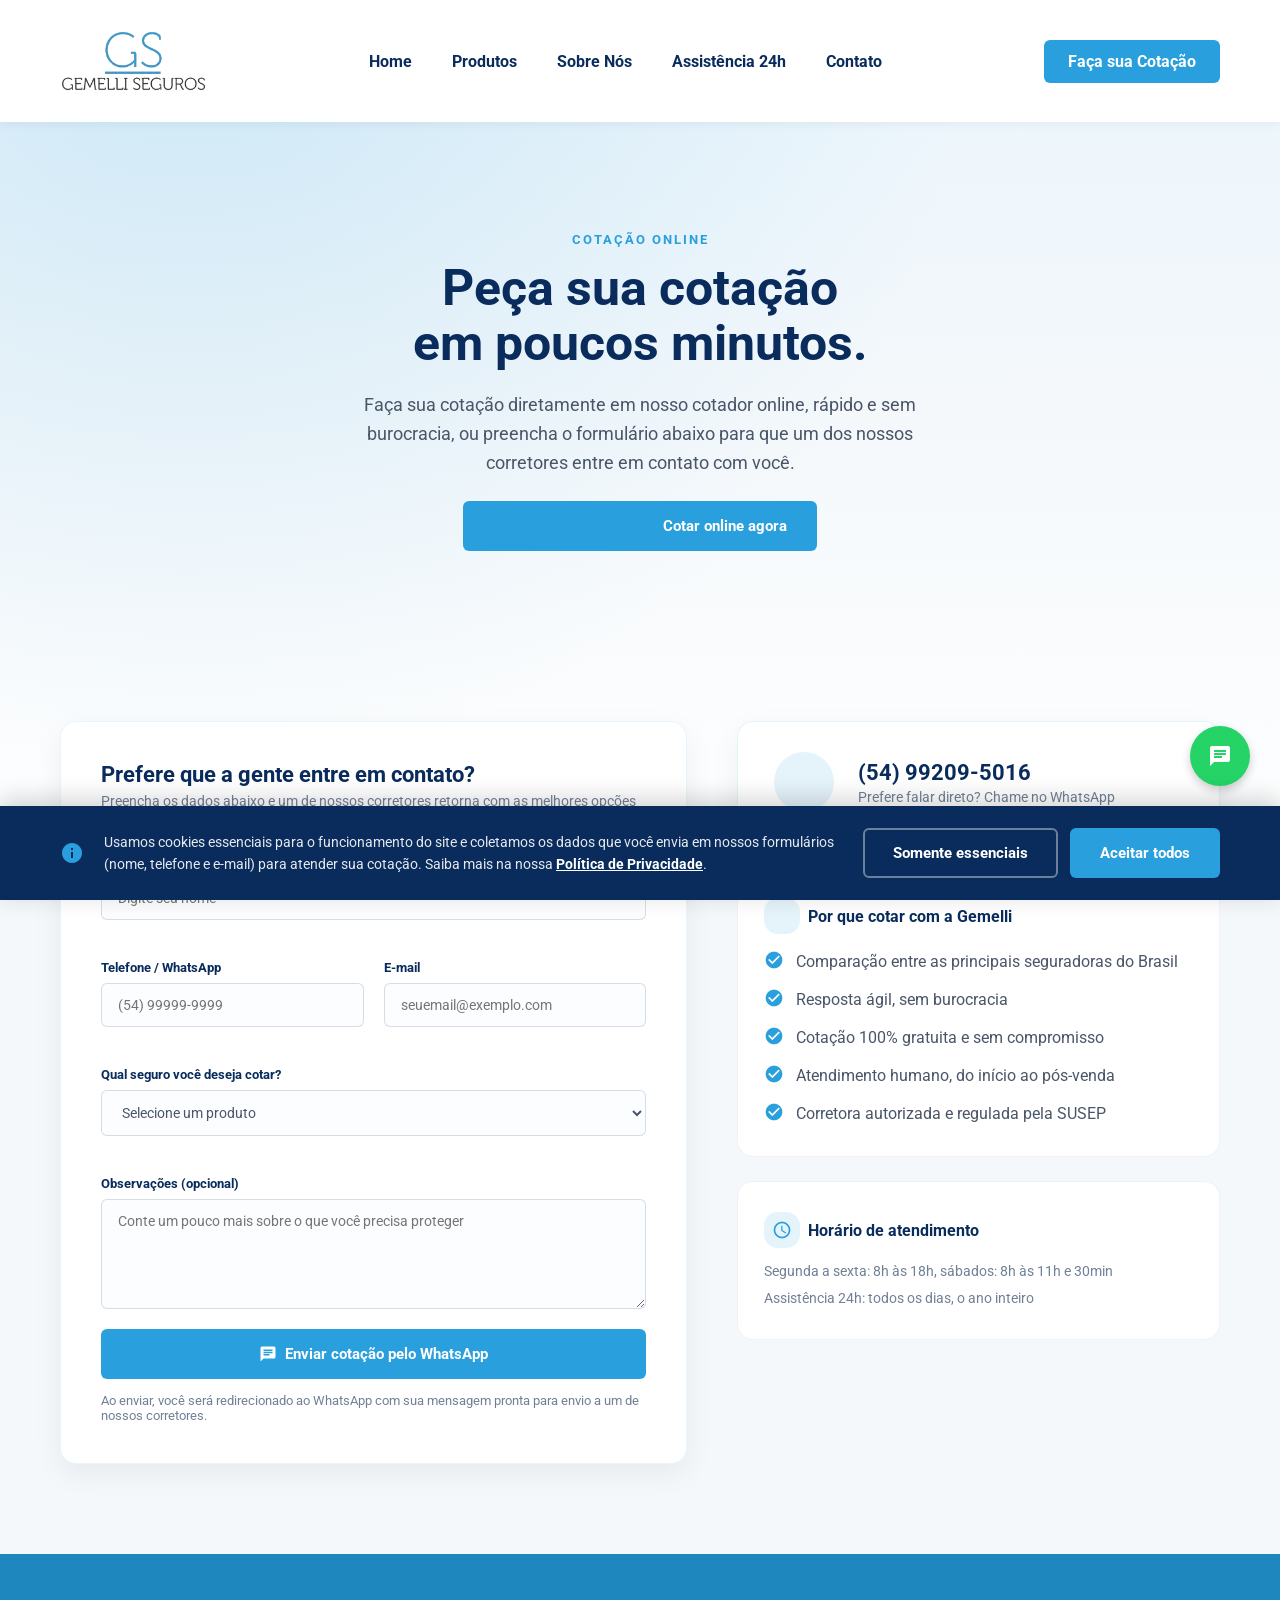
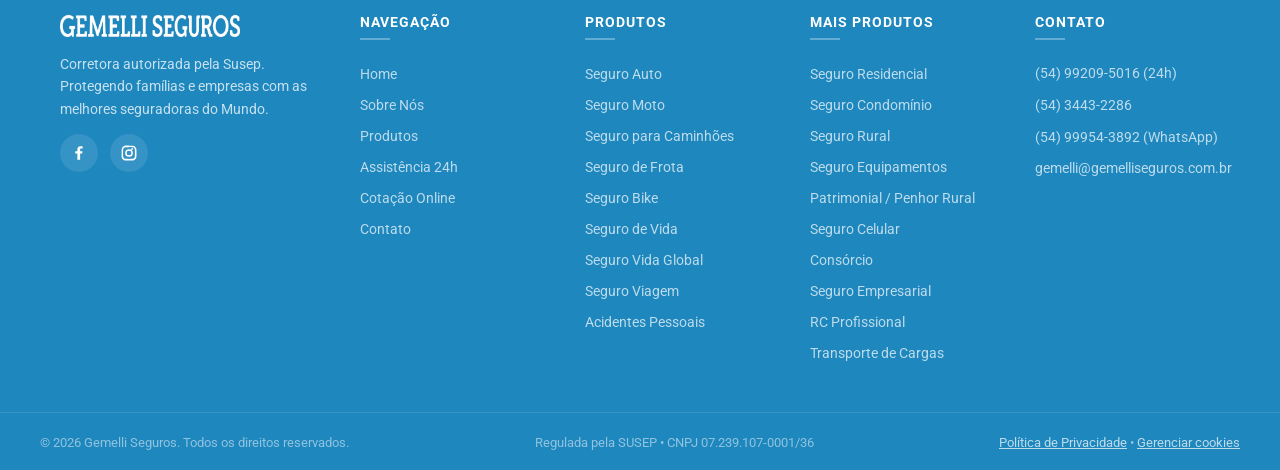
<file: cotacao.html>
<!DOCTYPE html>
<html lang="pt-BR">
<head>
    <meta charset="UTF-8">
    <link rel="icon" type="image/jpeg" href="assets/logos/GS.jpg">
    <meta name="viewport" content="width=device-width, initial-scale=1.0">
    <title>Cotação | Gemelli Seguros</title>

    <meta name="description" content="Solicite agora sua cotação de seguro com a Gemelli e receba uma proposta personalizada, sem compromisso.">
    <link rel="canonical" href="https://www.gemelliseguros.com.br/cotacao.html">

    <meta property="og:type" content="website">
    <meta property="og:title" content="Cotação | Gemelli Seguros">
    <meta property="og:description" content="Solicite agora sua cotação de seguro com a Gemelli e receba uma proposta personalizada, sem compromisso.">
    <meta property="og:url" content="https://www.gemelliseguros.com.br/cotacao.html">
    <meta property="og:image" content="https://www.gemelliseguros.com.br/assets/logos/logo.png">
    <meta property="og:locale" content="pt_BR">

    <link rel="stylesheet" href="css/style.css">

    <link href="https://fonts.googleapis.com/icon?family=Material+Icons" rel="stylesheet">
</head>
<body>

    <header class="menu-principal">
        <div class="container-menu">
            <div class="logo">
                <img src="assets/logos/logo-nav.png" alt="Gemelli Seguros Logo">
            </div>
            <nav class="navegacao">
                <ul>
                    <li><a href="index.html" class="link-menu">Home</a></li>
                    <li><a href="produtos.html" class="link-menu">Produtos</a></li>
                    <li><a href="sobrenos.html" class="link-menu">Sobre Nós</a></li>
                    <li><a href="assistencia24hrs.html" class="link-menu">Assistência 24h</a></li>
                    <li><a href="contato.html" class="link-menu">Contato</a></li>
                </ul>
            </nav>
            <button class="botao-menu-mobile" aria-label="Abrir menu">
                <span class="material-icons">menu</span>
            </button>
            <div class="botao-area">
                <a href="https://gemelliseguros.seucorretor.digital/#/home?simplificado=true" class="botao-cotacao" target="_blank" rel="noopener">Faça sua Cotação</a>
            </div>
        </div>
    </header>

    <section class="banner banner-interna">
        <div class="container-banner">
            <span class="subtitulo-eyebrow">Cotação online</span>
            <h1 class="titulo">Peça sua cotação<br>em poucos minutos.</h1>
            <p class="descricao">Faça sua cotação diretamente em nosso cotador online, rápido e sem burocracia, ou preencha o formulário abaixo para que um dos nossos corretores entre em contato com você.</p>
            <div class="banner-cta-row" style="margin-top: 24px;">
                <a href="https://gemelliseguros.seucorretor.digital/#/home?simplificado=true" class="btn-primario" target="_blank" rel="noopener">
                    <span class="material-icons" style="font-size: 18px;">calculate</span>
                    Cotar online agora
                </a>
            </div>
        </div>
    </section>

    <section class="secao">
        <div class="container-full" style="max-width: var(--max-width-container); margin: 0 auto; padding: var(--padding-container);">
            <div class="layout-form">

                <div class="form-card">
                    <h2 style="color: var(--cor-primaria-azul); font-size: 22px; margin-bottom: 6px;">Prefere que a gente entre em contato?</h2>
                    <p style="color: var(--texto-mutado); font-size: 14px; margin-bottom: 28px;">Preencha os dados abaixo e um de nossos corretores retorna com as melhores opções para o seu perfil.</p>

                    <form id="form-cotacao">
                        <div class="form-grid">
                            <div class="campo campo-full">
                                <label for="nome">Nome completo</label>
                                <input type="text" id="nome" name="nome" placeholder="Digite seu nome" required>
                            </div>
                            <div class="campo">
                                <label for="telefone">Telefone / WhatsApp</label>
                                <input type="tel" id="telefone" name="telefone" placeholder="(54) 99999-9999" required>
                            </div>
                            <div class="campo">
                                <label for="email">E-mail</label>
                                <input type="email" id="email" name="email" placeholder="seuemail@exemplo.com">
                            </div>
                            <div class="campo campo-full">
                                <label for="produto">Qual seguro você deseja cotar?</label>
                                <select id="produto" name="produto" required>
                                    <option value="">Selecione um produto</option>
                                    <optgroup label="Veículos">
                                        <option value="Seguro Auto">Seguro Auto</option>
                                        <option value="Seguro Moto">Seguro Moto</option>
                                        <option value="Seguro para Caminhões">Seguro para Caminhões</option>
                                    </optgroup>
                                    <optgroup label="Pessoas">
                                        <option value="Seguro de Vida">Seguro de Vida</option>
                                        <option value="Seguro Vida Global">Seguro Vida Global</option>
                                        <option value="Seguro Viagem">Seguro Viagem</option>
                                        <option value="Seguro de Acidentes Pessoais">Acidentes Pessoais</option>
                                    </optgroup>
                                    <optgroup label="Patrimônio">
                                        <option value="Seguro Residencial">Seguro Residencial</option>
                                        <option value="Seguro Condomínio">Seguro Condomínio</option>
                                    </optgroup>
                                    <optgroup label="Empresas e Rural">
                                        <option value="Seguro Empresarial">Seguro Empresarial</option>
                                        <option value="Seguro de Responsabilidade Civil Profissional">Responsabilidade Civil Profissional</option>
                                        <option value="Seguro de Transporte de Cargas">Transporte de Cargas</option>
                                        <option value="Seguro Rural">Seguro Rural</option>
                                        <option value="Seguro Equipamentos">Seguro Equipamentos</option>
                                        <option value="Seguro Patrimonial / Penhor Rural">Seguro Patrimonial / Penhor Rural</option>
                                    </optgroup>
                                    <option value="Ainda não sei / quero orientação">Ainda não sei / quero orientação</option>
                                </select>
                            </div>
                            <div class="campo campo-full">
                                <label for="mensagem">Observações (opcional)</label>
                                <textarea id="mensagem" name="mensagem" placeholder="Conte um pouco mais sobre o que você precisa proteger"></textarea>
                            </div>
                        </div>
                        <button type="submit" class="btn-primario" style="width: 100%;">
                            <span class="material-icons" style="font-size: 18px;">chat</span>
                            Enviar cotação pelo WhatsApp
                        </button>
                        <p class="form-obs">Ao enviar, você será redirecionado ao WhatsApp com sua mensagem pronta para envio a um de nossos corretores.</p>
                        <div class="form-msg-sucesso" id="cotacao-sucesso">Tudo certo! Abrimos o WhatsApp com sua mensagem — é só confirmar o envio por lá.</div>
                    </form>
                </div>

                <div class="lateral-info">
                    <div class="numero-destaque" style="margin-bottom: 0;">
                        <span class="material-icons">support_agent</span>
                        <div>
                            <strong>(54) 99209-5016</strong>
                            <span>Prefere falar direto? Chame no WhatsApp</span>
                        </div>
                    </div>

                    <div class="card">
                        <h4><span class="material-icons icone-card" style="width:36px;height:36px;font-size:20px;margin-bottom:0;">verified</span> Por que cotar com a Gemelli</h4>
                        <ul class="lista-check" style="margin-top: 16px;">
                            <li><span class="material-icons">check_circle</span> Comparação entre as principais seguradoras do Brasil</li>
                            <li><span class="material-icons">check_circle</span> Resposta ágil, sem burocracia</li>
                            <li><span class="material-icons">check_circle</span> Cotação 100% gratuita e sem compromisso</li>
                            <li><span class="material-icons">check_circle</span> Atendimento humano, do início ao pós-venda</li>
                            <li><span class="material-icons">check_circle</span> Corretora autorizada e regulada pela SUSEP</li>
                        </ul>
                    </div>

                    <div class="card">
                        <h4><span class="material-icons icone-card" style="width:36px;height:36px;font-size:20px;margin-bottom:0;">schedule</span> Horário de atendimento</h4>
                        <p style="margin-top: 12px; margin-bottom: 4px;">Segunda a sexta: 8h às 18h, sábados: 8h às 11h e 30min</p>
                        <p style="margin-bottom: 0;">Assistência 24h: todos os dias, o ano inteiro</p>
                    </div>
                </div>

            </div>
        </div>
    </section>

    <div id="cookie-banner" class="cookie-banner" role="dialog" aria-live="polite" aria-label="Aviso de cookies">
        <div class="cookie-banner-conteudo">
            <span class="material-icons cookie-banner-icone">info</span>
            <div class="cookie-banner-texto">
                <p>Usamos cookies essenciais para o funcionamento do site e coletamos os dados que você envia em nossos formulários (nome, telefone e e-mail) para atender sua cotação. Saiba mais na nossa <a href="politica-privacidade.html">Política de Privacidade</a>.</p>
            </div>
            <div class="cookie-banner-botoes">
                <button type="button" class="btn-secundario" id="cookie-recusar">Somente essenciais</button>
                <button type="button" class="btn-primario" id="cookie-aceitar">Aceitar todos</button>
            </div>
        </div>
    </div>

    <a href="https://wa.me/5554992095016" class="whats-flutuante" target="_blank" aria-label="Falar no WhatsApp">
        <span class="material-icons">chat</span>
    </a>

    <script src="js/cookies.js"></script>

    <script src="js/script.js"></script>
    <footer class="footer-principal">
        <div class="footer-conteudo">
            <div class="footer-coluna footer-marca">
                <img src="assets/logos/logofoot.png" alt="Gemelli Seguros" class="footer-logo">
                <p class="footer-descricao">Corretora autorizada pela Susep. Protegendo famílias e empresas com as melhores seguradoras do Mundo.</p>
                <div class="footer-redes">
                    <a href="https://www.facebook.com/gemelliseguros/photos/" aria-label="Facebook" target="_blank"
                        rel="noopener noreferrer">
                        <svg viewBox="0 0 24 24">
                            <path
                                d="M13.5 21v-8.2h2.75l.41-3.2h-3.16V7.6c0-.93.26-1.56 1.6-1.56h1.7V3.14C15.98 3.1 15 3 13.85 3 11.45 3 9.8 4.47 9.8 7.3v2.3H7v3.2h2.8V21h3.7z" />
                        </svg>
                    </a>

                    <a href="https://www.instagram.com/gemelliseguros/" aria-label="Instagram" target="_blank"
                        rel="noopener noreferrer">
                        <svg viewBox="0 0 24 24">
                            <path
                                d="M12 2.2c2.7 0 3 .01 4.1.06 1.05.05 1.79.22 2.43.47.66.26 1.22.6 1.77 1.15.55.55.89 1.11 1.15 1.77.25.64.42 1.38.47 2.43.05 1.1.06 1.4.06 4.1s-.01 3-.06 4.1c-.05 1.05-.22 1.79-.47 2.43a4.9 4.9 0 0 1-1.15 1.77 4.9 4.9 0 0 1-1.77 1.15c-.64.25-1.38.42-2.43.47-1.1.05-1.4.06-4.1.06s-3-.01-4.1-.06c-1.05-.05-1.79-.22-2.43-.47a4.9 4.9 0 0 1-1.77-1.15 4.9 4.9 0 0 1-1.15-1.77c-.25-.64-.42-1.38-.47-2.43C2.21 15 2.2 14.7 2.2 12s.01-3 .06-4.1c.05-1.05.22-1.79.47-2.43.26-.66.6-1.22 1.15-1.77A4.9 4.9 0 0 1 5.65 2.55c.64-.25 1.38-.42 2.43-.47C9.18 2.03 9.48 2.02 12 2.02V2.2zm0 1.98c-2.66 0-2.98.01-4.03.06-.9.04-1.4.19-1.72.32-.43.17-.74.37-1.06.7-.33.32-.53.63-.7 1.06-.13.32-.28.82-.32 1.72C4.11 9.02 4.1 9.34 4.1 12s.01 2.98.06 4.03c.04.9.19 1.4.32 1.72.17.43.37.74.7 1.06.32.33.63.53 1.06.7.32.13.82.28 1.72.32 1.05.05 1.37.06 4.03.06s2.98-.01 4.03-.06c.9-.04 1.4-.19 1.72-.32.43-.17.74-.37 1.06-.7.33-.32.53-.63.7-1.06.13-.32.28-.82.32-1.72.05-1.05.06-1.37.06-4.03s-.01-2.98-.06-4.03c-.04-.9-.19-1.4-.32-1.72-.17-.43-.37-.74-.7-1.06a2.9 2.9 0 0 0-1.06-.7c-.32-.13-.82-.28-1.72-.32-1.05-.05-1.37-.06-4.03-.06zM12 6.87A5.13 5.13 0 1 1 12 17.13 5.13 5.13 0 0 1 12 6.87zm0 1.98a3.15 3.15 0 1 0 0 6.3 3.15 3.15 0 0 0 0-6.3zm5.34-2.16a1.2 1.2 0 1 1-2.4 0 1.2 1.2 0 0 1 2.4 0z" />
                        </svg>
                    </a>
                </div>
            </div>

            <div class="footer-coluna">
                <h4 class="footer-titulo">Navegação</h4>
                <ul class="footer-links">
                    <li><a href="index.html">Home</a></li>
                    <li><a href="sobrenos.html">Sobre Nós</a></li>
                    <li><a href="produtos.html">Produtos</a></li>
                    <li><a href="assistencia24hrs.html">Assistência 24h</a></li>
                    <li><a href="cotacao.html">Cotação Online</a></li>
                    <li><a href="contato.html">Contato</a></li>
                </ul>
            </div>

            <div class="footer-coluna">
                <h4 class="footer-titulo">Produtos</h4>
                <ul class="footer-links">
                    <li><a href="produto.html?p=auto">Seguro Auto</a></li>
                    <li><a href="produto.html?p=moto">Seguro Moto</a></li>
                    <li><a href="produto.html?p=caminhao">Seguro para Caminhões</a></li>
                    <li><a href="produto.html?p=frota">Seguro de Frota</a></li>
                    <li><a href="produto.html?p=bike">Seguro Bike</a></li>
                    <li><a href="produto.html?p=vida">Seguro de Vida</a></li>
                    <li><a href="produto.html?p=vida-global">Seguro Vida Global</a></li>
                    <li><a href="produto.html?p=viagem">Seguro Viagem</a></li>
                    <li><a href="produto.html?p=acidentes-pessoais">Acidentes Pessoais</a></li>
                </ul>
            </div>

            <div class="footer-coluna">
                <h4 class="footer-titulo">Mais produtos</h4>
                <ul class="footer-links">
                    <li><a href="produto.html?p=residencial">Seguro Residencial</a></li>
                    <li><a href="produto.html?p=condominio">Seguro Condomínio</a></li>
                    <li><a href="produto.html?p=rural">Seguro Rural</a></li>
                    <li><a href="produto.html?p=equipamentos">Seguro Equipamentos</a></li>
                    <li><a href="produto.html?p=patrimonial-penhor-rural">Patrimonial / Penhor Rural</a></li>
                    <li><a href="produto.html?p=celular">Seguro Celular</a></li>
                    <li><a href="produto.html?p=consorcio">Consórcio</a></li>
                    <li><a href="produto.html?p=empresarial">Seguro Empresarial</a></li>
                    <li><a href="produto.html?p=rc-profissional">RC Profissional</a></li>
                    <li><a href="produto.html?p=transporte-cargas">Transporte de Cargas</a></li>
                </ul>
            </div>
            <div class="footer-coluna">
                <h4 class="footer-titulo">Contato</h4>
                  <ul class="footer-links footer-contato-lista">
                    <li><a href="https://wa.me/5554992095016" target="_blank">(54) 99209-5016 (24h)</a></li>
                    <li><a href="tel:+555432443417">(54) 3443-2286</a></li>
                    <li><a href="https://wa.me/5554999543892" target="_blank">(54) 99954-3892 (WhatsApp)</a></li>
                    <li><a href="mailto:gemelli@gemelliseguros.com.br">gemelli@gemelliseguros.com.br</a></li>
                </ul>
            </div>
        </div>

        <div class="footer-base">
            <div class="footer-base-conteudo">
                <p>&copy; 2026 Gemelli Seguros. Todos os direitos reservados.</p>
                <p>Regulada pela SUSEP &bull; CNPJ 07.239.107-0001/36</p>
                <p class="footer-base-links"><a href="politica-privacidade.html">Política de Privacidade</a> &bull; <a href="#" data-abrir-cookies>Gerenciar cookies</a></p>
            </div>
        </div>
    </footer>

</body>
</html>
</file>
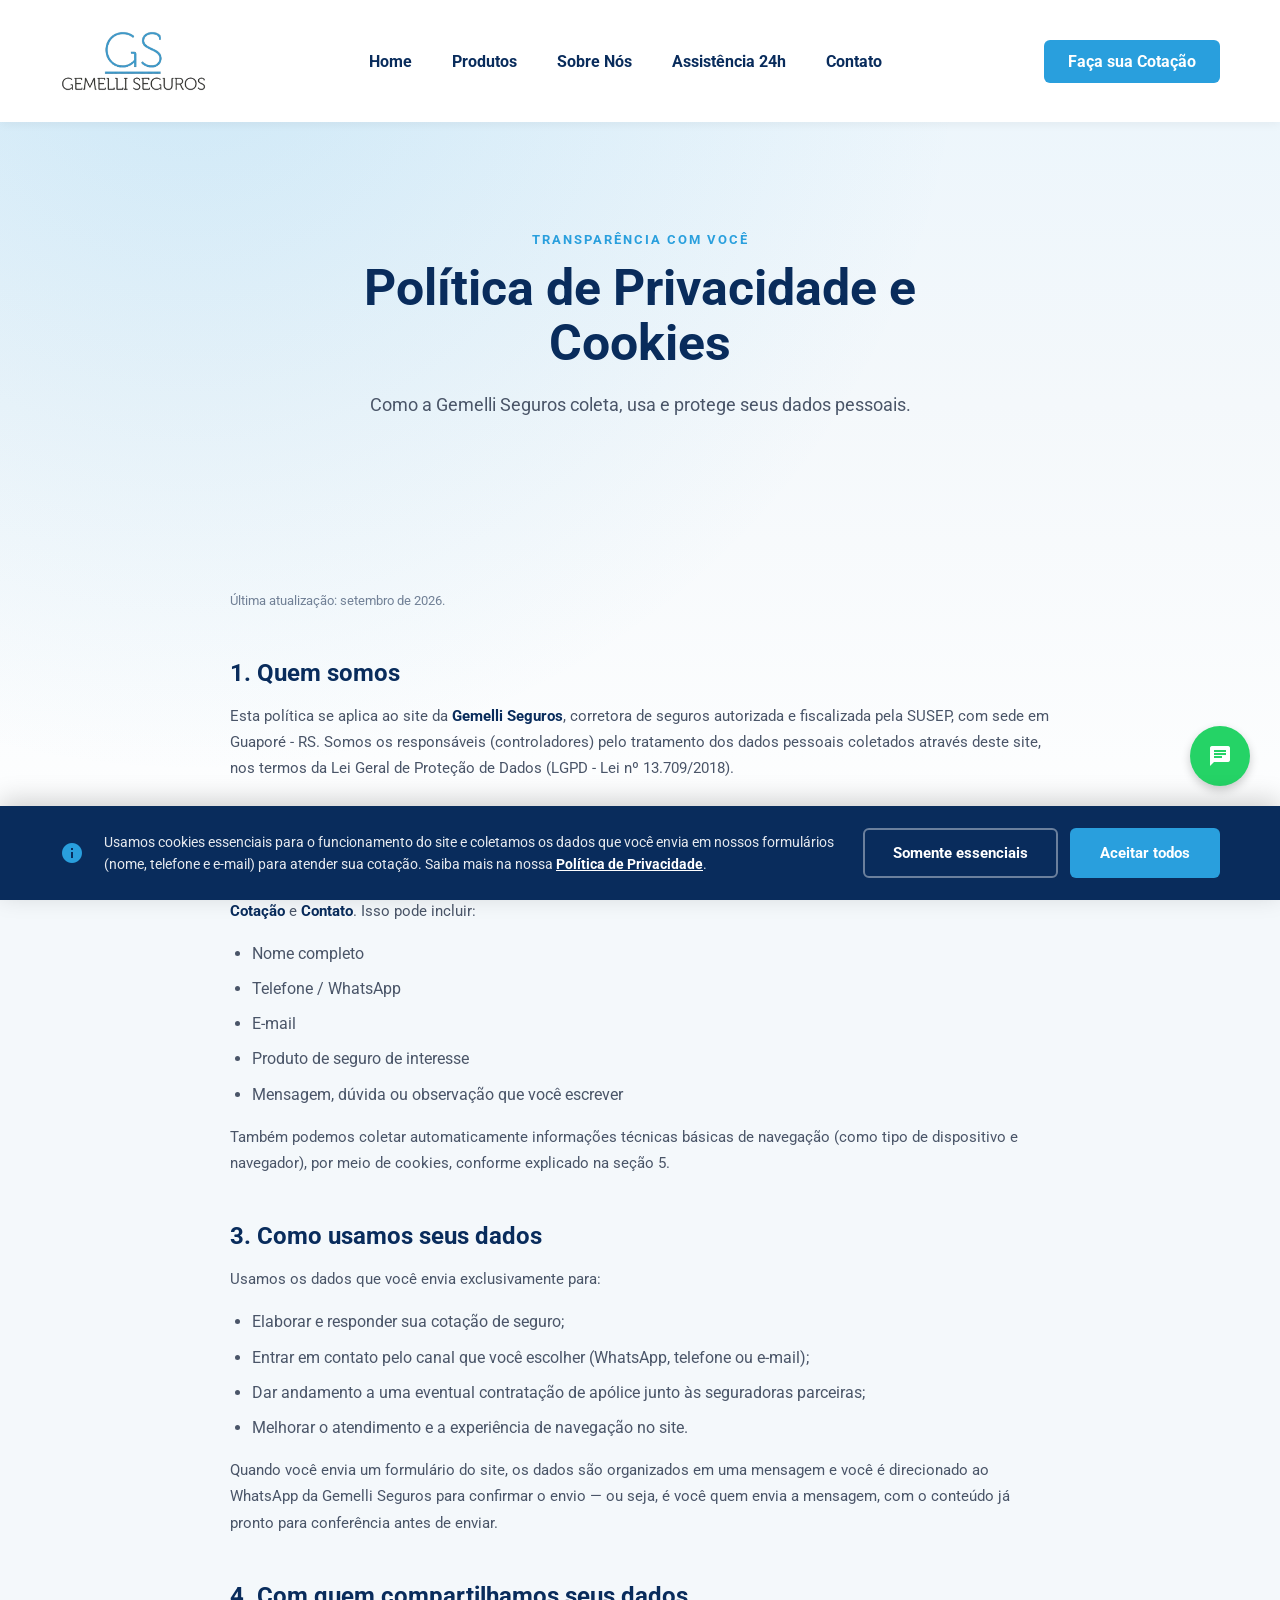
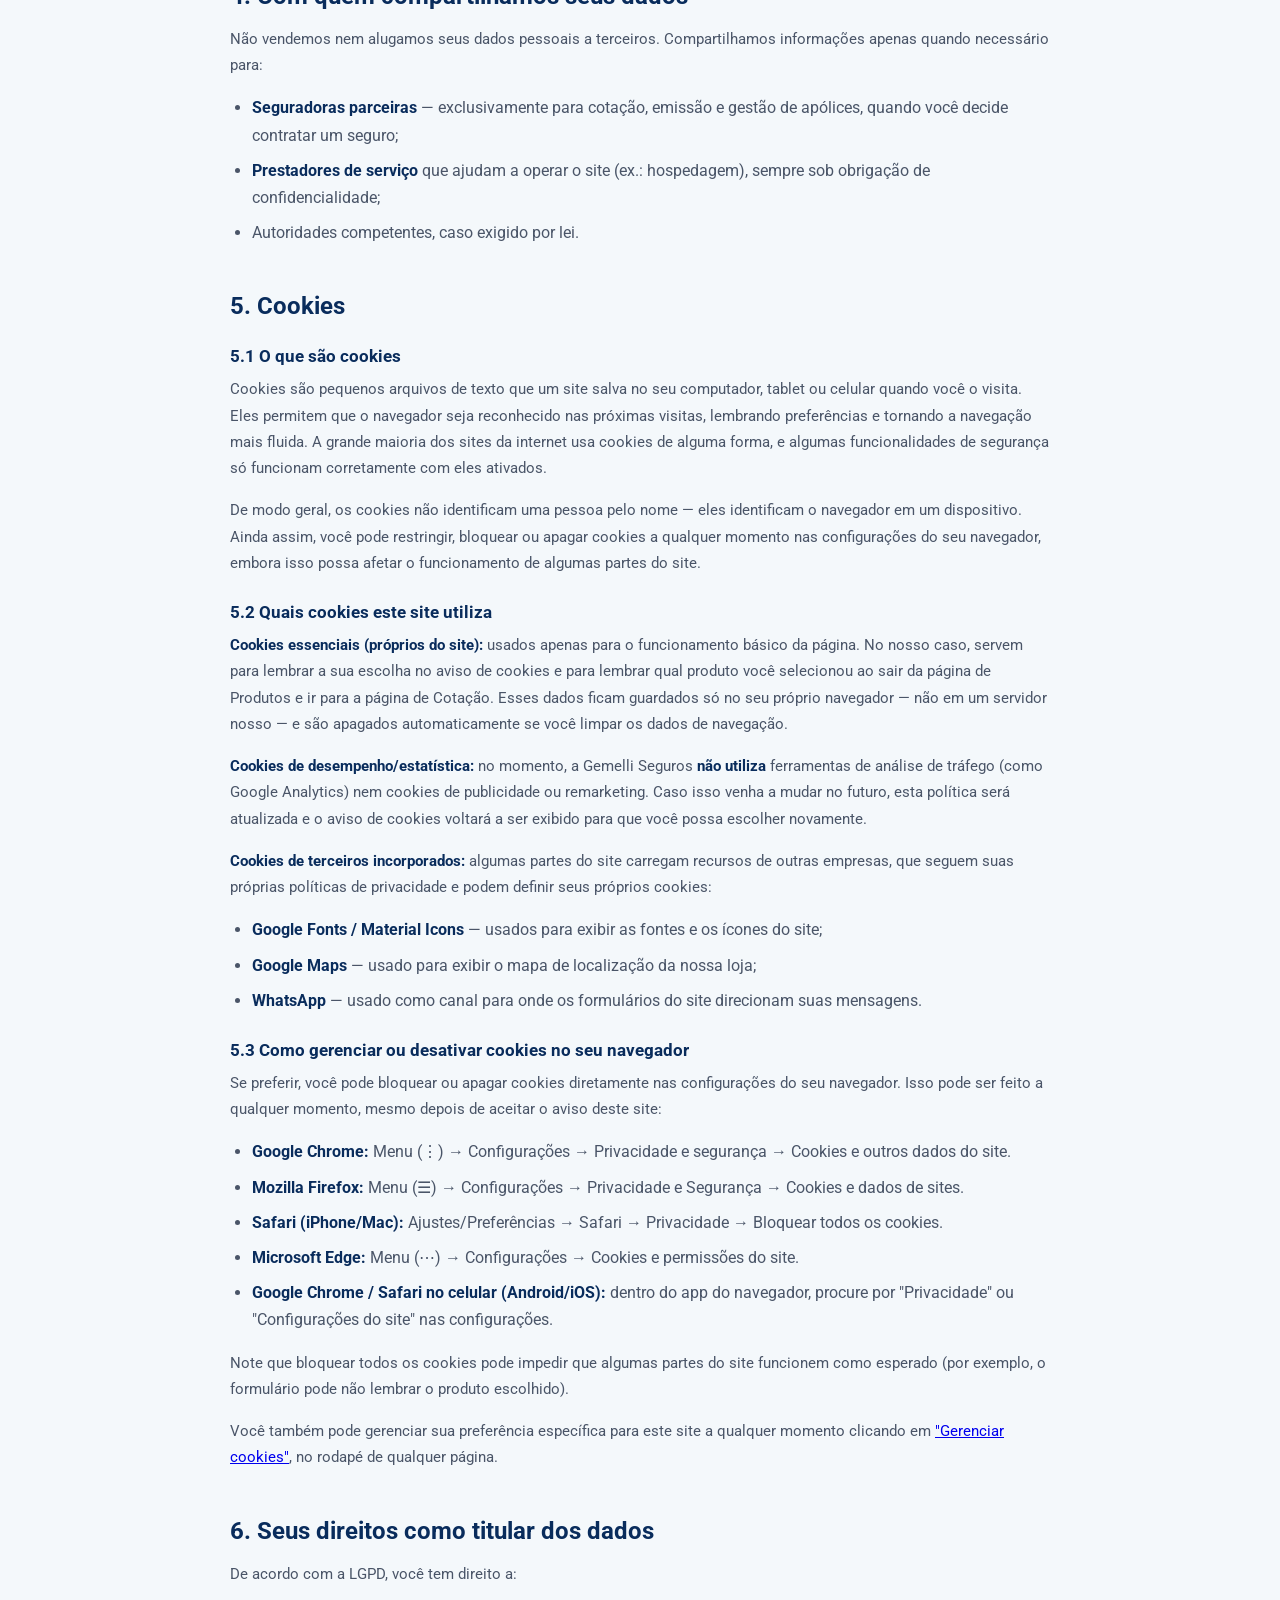
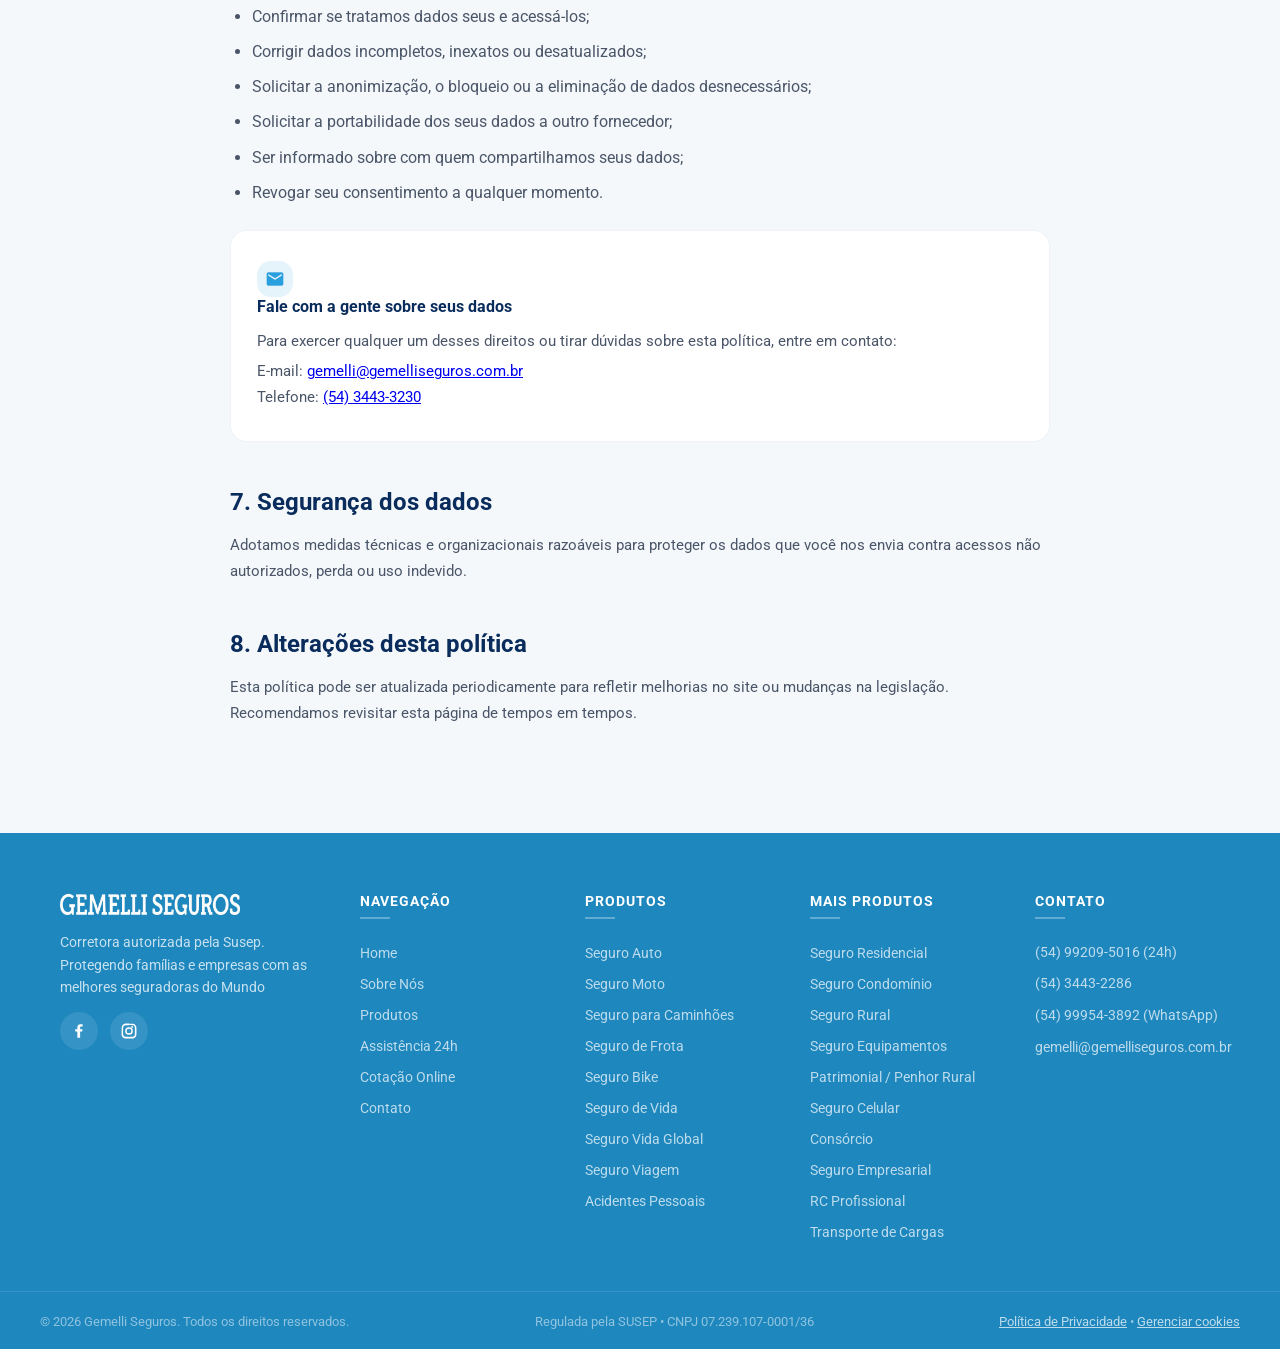
<file: politica-privacidade.html>
<!DOCTYPE html>
<html lang="pt-BR">
<head>
    <meta charset="UTF-8">
    <link rel="icon" type="image/jpeg" href="assets/logos/GS.jpg">
    <meta name="viewport" content="width=device-width, initial-scale=1.0">
    <title>Política de Privacidade | Gemelli Seguros</title>

    <meta name="description" content="Saiba como a Gemelli Seguros coleta, usa e protege seus dados pessoais, em conformidade com a LGPD.">
    <meta name="robots" content="noindex">
    <link rel="canonical" href="https://www.gemelliseguros.com.br/politica-privacidade.html">

    <link rel="stylesheet" href="css/style.css">

    <link href="https://fonts.googleapis.com/icon?family=Material+Icons" rel="stylesheet">
</head>
<body>

    <header class="menu-principal">
        <div class="container-menu">
            <div class="logo">
                <img src="assets/logos/logo-nav.png" alt="Gemelli Seguros Logo">
            </div>
            <nav class="navegacao">
                <ul>
                    <li><a href="index.html" class="link-menu">Home</a></li>
                    <li><a href="produtos.html" class="link-menu">Produtos</a></li>
                    <li><a href="sobrenos.html" class="link-menu">Sobre Nós</a></li>
                    <li><a href="assistencia24hrs.html" class="link-menu">Assistência 24h</a></li>
                    <li><a href="contato.html" class="link-menu">Contato</a></li>
                </ul>
            </nav>
            <button class="botao-menu-mobile" aria-label="Abrir menu">
                <span class="material-icons">menu</span>
            </button>
            <div class="botao-area">
                <a href="https://gemelliseguros.seucorretor.digital/#/home?simplificado=true" class="botao-cotacao" target="_blank" rel="noopener">Faça sua Cotação</a>
            </div>
        </div>
    </header>

    <section class="banner banner-interna">
        <div class="container-banner">
            <span class="subtitulo-eyebrow">Transparência com você</span>
            <h1 class="titulo">Política de Privacidade e Cookies</h1>
            <p class="descricao">Como a Gemelli Seguros coleta, usa e protege seus dados pessoais.</p>
        </div>
    </section>

    <section class="secao">
        <div class="container-full" style="max-width: var(--max-width-container); margin: 0 auto; padding: var(--padding-container);">
            <div class="conteudo-legal">

                <p class="aviso-atualizacao">Última atualização: setembro de 2026.</p>

                <h2>1. Quem somos</h2>
                <p>Esta política se aplica ao site da <strong>Gemelli Seguros</strong>, corretora de seguros autorizada e fiscalizada pela SUSEP, com sede em Guaporé - RS. Somos os responsáveis (controladores) pelo tratamento dos dados pessoais coletados através deste site, nos termos da Lei Geral de Proteção de Dados (LGPD - Lei nº 13.709/2018).</p>

                <h2>2. Quais dados coletamos</h2>
                <p>Coletamos dados pessoais apenas quando você os informa voluntariamente, principalmente através dos formulários de <strong>Cotação</strong> e <strong>Contato</strong>. Isso pode incluir:</p>
                <ul>
                    <li>Nome completo</li>
                    <li>Telefone / WhatsApp</li>
                    <li>E-mail</li>
                    <li>Produto de seguro de interesse</li>
                    <li>Mensagem, dúvida ou observação que você escrever</li>
                </ul>
                <p>Também podemos coletar automaticamente informações técnicas básicas de navegação (como tipo de dispositivo e navegador), por meio de cookies, conforme explicado na seção 5.</p>

                <h2>3. Como usamos seus dados</h2>
                <p>Usamos os dados que você envia exclusivamente para:</p>
                <ul>
                    <li>Elaborar e responder sua cotação de seguro;</li>
                    <li>Entrar em contato pelo canal que você escolher (WhatsApp, telefone ou e-mail);</li>
                    <li>Dar andamento a uma eventual contratação de apólice junto às seguradoras parceiras;</li>
                    <li>Melhorar o atendimento e a experiência de navegação no site.</li>
                </ul>
                <p>Quando você envia um formulário do site, os dados são organizados em uma mensagem e você é direcionado ao WhatsApp da Gemelli Seguros para confirmar o envio — ou seja, é você quem envia a mensagem, com o conteúdo já pronto para conferência antes de enviar.</p>

                <h2>4. Com quem compartilhamos seus dados</h2>
                <p>Não vendemos nem alugamos seus dados pessoais a terceiros. Compartilhamos informações apenas quando necessário para:</p>
                <ul>
                    <li><strong>Seguradoras parceiras</strong> — exclusivamente para cotação, emissão e gestão de apólices, quando você decide contratar um seguro;</li>
                    <li><strong>Prestadores de serviço</strong> que ajudam a operar o site (ex.: hospedagem), sempre sob obrigação de confidencialidade;</li>
                    <li>Autoridades competentes, caso exigido por lei.</li>
                </ul>

                <h2>5. Cookies</h2>

                <h3>5.1 O que são cookies</h3>
                <p>Cookies são pequenos arquivos de texto que um site salva no seu computador, tablet ou celular quando você o visita. Eles permitem que o navegador seja reconhecido nas próximas visitas, lembrando preferências e tornando a navegação mais fluida. A grande maioria dos sites da internet usa cookies de alguma forma, e algumas funcionalidades de segurança só funcionam corretamente com eles ativados.</p>
                <p>De modo geral, os cookies não identificam uma pessoa pelo nome — eles identificam o navegador em um dispositivo. Ainda assim, você pode restringir, bloquear ou apagar cookies a qualquer momento nas configurações do seu navegador, embora isso possa afetar o funcionamento de algumas partes do site.</p>

                <h3>5.2 Quais cookies este site utiliza</h3>
                <p><strong>Cookies essenciais (próprios do site):</strong> usados apenas para o funcionamento básico da página. No nosso caso, servem para lembrar a sua escolha no aviso de cookies e para lembrar qual produto você selecionou ao sair da página de Produtos e ir para a página de Cotação. Esses dados ficam guardados só no seu próprio navegador — não em um servidor nosso — e são apagados automaticamente se você limpar os dados de navegação.</p>
                <p><strong>Cookies de desempenho/estatística:</strong> no momento, a Gemelli Seguros <strong>não utiliza</strong> ferramentas de análise de tráfego (como Google Analytics) nem cookies de publicidade ou remarketing. Caso isso venha a mudar no futuro, esta política será atualizada e o aviso de cookies voltará a ser exibido para que você possa escolher novamente.</p>
                <p><strong>Cookies de terceiros incorporados:</strong> algumas partes do site carregam recursos de outras empresas, que seguem suas próprias políticas de privacidade e podem definir seus próprios cookies:</p>
                <ul>
                    <li><strong>Google Fonts / Material Icons</strong> — usados para exibir as fontes e os ícones do site;</li>
                    <li><strong>Google Maps</strong> — usado para exibir o mapa de localização da nossa loja;</li>
                    <li><strong>WhatsApp</strong> — usado como canal para onde os formulários do site direcionam suas mensagens.</li>
                </ul>

                <h3>5.3 Como gerenciar ou desativar cookies no seu navegador</h3>
                <p>Se preferir, você pode bloquear ou apagar cookies diretamente nas configurações do seu navegador. Isso pode ser feito a qualquer momento, mesmo depois de aceitar o aviso deste site:</p>
                <ul>
                    <li><strong>Google Chrome:</strong> Menu (⋮) → Configurações → Privacidade e segurança → Cookies e outros dados do site.</li>
                    <li><strong>Mozilla Firefox:</strong> Menu (☰) → Configurações → Privacidade e Segurança → Cookies e dados de sites.</li>
                    <li><strong>Safari (iPhone/Mac):</strong> Ajustes/Preferências → Safari → Privacidade → Bloquear todos os cookies.</li>
                    <li><strong>Microsoft Edge:</strong> Menu (⋯) → Configurações → Cookies e permissões do site.</li>
                    <li><strong>Google Chrome / Safari no celular (Android/iOS):</strong> dentro do app do navegador, procure por "Privacidade" ou "Configurações do site" nas configurações.</li>
                </ul>
                <p>Note que bloquear todos os cookies pode impedir que algumas partes do site funcionem como esperado (por exemplo, o formulário pode não lembrar o produto escolhido).</p>
                <p>Você também pode gerenciar sua preferência específica para este site a qualquer momento clicando em <a href="#" data-abrir-cookies>"Gerenciar cookies"</a>, no rodapé de qualquer página.</p>

                <h2>6. Seus direitos como titular dos dados</h2>
                <p>De acordo com a LGPD, você tem direito a:</p>
                <ul>
                    <li>Confirmar se tratamos dados seus e acessá-los;</li>
                    <li>Corrigir dados incompletos, inexatos ou desatualizados;</li>
                    <li>Solicitar a anonimização, o bloqueio ou a eliminação de dados desnecessários;</li>
                    <li>Solicitar a portabilidade dos seus dados a outro fornecedor;</li>
                    <li>Ser informado sobre com quem compartilhamos seus dados;</li>
                    <li>Revogar seu consentimento a qualquer momento.</li>
                </ul>

                <div class="card">
                    <h4><span class="material-icons icone-card" style="width:36px;height:36px;font-size:20px;margin-bottom:0;">mail</span> Fale com a gente sobre seus dados</h4>
                    <p style="margin-top: 12px; margin-bottom: 4px;">Para exercer qualquer um desses direitos ou tirar dúvidas sobre esta política, entre em contato:</p>
                    <p style="margin-bottom: 0;">
                        E-mail: <a href="mailto:gemelli@gemelliseguros.com.br">gemelli@gemelliseguros.com.br</a><br>
                        Telefone: <a href="tel:+555432443417">(54) 3443-3230</a>
                    </p>
                </div>

                <h2>7. Segurança dos dados</h2>
                <p>Adotamos medidas técnicas e organizacionais razoáveis para proteger os dados que você nos envia contra acessos não autorizados, perda ou uso indevido.</p>

                <h2>8. Alterações desta política</h2>
                <p>Esta política pode ser atualizada periodicamente para refletir melhorias no site ou mudanças na legislação. Recomendamos revisitar esta página de tempos em tempos.</p>

            </div>
        </div>
    </section>

    <div id="cookie-banner" class="cookie-banner" role="dialog" aria-live="polite" aria-label="Aviso de cookies">
        <div class="cookie-banner-conteudo">
            <span class="material-icons cookie-banner-icone">info</span>
            <div class="cookie-banner-texto">
                <p>Usamos cookies essenciais para o funcionamento do site e coletamos os dados que você envia em nossos formulários (nome, telefone e e-mail) para atender sua cotação. Saiba mais na nossa <a href="politica-privacidade.html">Política de Privacidade</a>.</p>
            </div>
            <div class="cookie-banner-botoes">
                <button type="button" class="btn-secundario" id="cookie-recusar">Somente essenciais</button>
                <button type="button" class="btn-primario" id="cookie-aceitar">Aceitar todos</button>
            </div>
        </div>
    </div>

    <a href="https://wa.me/5554992095016" class="whats-flutuante" target="_blank" aria-label="Falar no WhatsApp">
        <span class="material-icons">chat</span>
    </a>

    <script src="js/cookies.js"></script>
    <script src="js/script.js"></script>
    <footer class="footer-principal">
        <div class="footer-conteudo">
            <div class="footer-coluna footer-marca">
                <img src="assets/logos/logofoot.png" alt="Gemelli Seguros" class="footer-logo">
                <p class="footer-descricao">Corretora autorizada pela Susep. Protegendo famílias e empresas com as melhores seguradoras do Mundo</p>
                <div class="footer-redes">
                    <a href="https://www.facebook.com/gemelliseguros/photos/" aria-label="Facebook" target="_blank"
                        rel="noopener noreferrer">
                        <svg viewBox="0 0 24 24">
                            <path
                                d="M13.5 21v-8.2h2.75l.41-3.2h-3.16V7.6c0-.93.26-1.56 1.6-1.56h1.7V3.14C15.98 3.1 15 3 13.85 3 11.45 3 9.8 4.47 9.8 7.3v2.3H7v3.2h2.8V21h3.7z" />
                        </svg>
                    </a>

                    <a href="https://www.instagram.com/gemelliseguros/" aria-label="Instagram" target="_blank"
                        rel="noopener noreferrer">
                        <svg viewBox="0 0 24 24">
                            <path
                                d="M12 2.2c2.7 0 3 .01 4.1.06 1.05.05 1.79.22 2.43.47.66.26 1.22.6 1.77 1.15.55.55.89 1.11 1.15 1.77.25.64.42 1.38.47 2.43.05 1.1.06 1.4.06 4.1s-.01 3-.06 4.1c-.05 1.05-.22 1.79-.47 2.43a4.9 4.9 0 0 1-1.15 1.77 4.9 4.9 0 0 1-1.77 1.15c-.64.25-1.38.42-2.43.47-1.1.05-1.4.06-4.1.06s-3-.01-4.1-.06c-1.05-.05-1.79-.22-2.43-.47a4.9 4.9 0 0 1-1.77-1.15 4.9 4.9 0 0 1-1.15-1.77c-.25-.64-.42-1.38-.47-2.43C2.21 15 2.2 14.7 2.2 12s.01-3 .06-4.1c.05-1.05.22-1.79.47-2.43.26-.66.6-1.22 1.15-1.77A4.9 4.9 0 0 1 5.65 2.55c.64-.25 1.38-.42 2.43-.47C9.18 2.03 9.48 2.02 12 2.02V2.2zm0 1.98c-2.66 0-2.98.01-4.03.06-.9.04-1.4.19-1.72.32-.43.17-.74.37-1.06.7-.33.32-.53.63-.7 1.06-.13.32-.28.82-.32 1.72C4.11 9.02 4.1 9.34 4.1 12s.01 2.98.06 4.03c.04.9.19 1.4.32 1.72.17.43.37.74.7 1.06.32.33.63.53 1.06.7.32.13.82.28 1.72.32 1.05.05 1.37.06 4.03.06s2.98-.01 4.03-.06c.9-.04 1.4-.19 1.72-.32.43-.17.74-.37 1.06-.7.33-.32.53-.63.7-1.06.13-.32.28-.82.32-1.72.05-1.05.06-1.37.06-4.03s-.01-2.98-.06-4.03c-.04-.9-.19-1.4-.32-1.72-.17-.43-.37-.74-.7-1.06a2.9 2.9 0 0 0-1.06-.7c-.32-.13-.82-.28-1.72-.32-1.05-.05-1.37-.06-4.03-.06zM12 6.87A5.13 5.13 0 1 1 12 17.13 5.13 5.13 0 0 1 12 6.87zm0 1.98a3.15 3.15 0 1 0 0 6.3 3.15 3.15 0 0 0 0-6.3zm5.34-2.16a1.2 1.2 0 1 1-2.4 0 1.2 1.2 0 0 1 2.4 0z" />
                        </svg>
                    </a>
                </div>
            </div>


            <div class="footer-coluna">
                <h4 class="footer-titulo">Navegação</h4>
                <ul class="footer-links">
                    <li><a href="index.html">Home</a></li>
                    <li><a href="sobrenos.html">Sobre Nós</a></li>
                    <li><a href="produtos.html">Produtos</a></li>
                    <li><a href="assistencia24hrs.html">Assistência 24h</a></li>
                    <li><a href="cotacao.html">Cotação Online</a></li>
                    <li><a href="contato.html">Contato</a></li>
                </ul>
            </div>

            <div class="footer-coluna">
                <h4 class="footer-titulo">Produtos</h4>
                <ul class="footer-links">
                    <li><a href="produto.html?p=auto">Seguro Auto</a></li>
                    <li><a href="produto.html?p=moto">Seguro Moto</a></li>
                    <li><a href="produto.html?p=caminhao">Seguro para Caminhões</a></li>
                    <li><a href="produto.html?p=frota">Seguro de Frota</a></li>
                    <li><a href="produto.html?p=bike">Seguro Bike</a></li>
                    <li><a href="produto.html?p=vida">Seguro de Vida</a></li>
                    <li><a href="produto.html?p=vida-global">Seguro Vida Global</a></li>
                    <li><a href="produto.html?p=viagem">Seguro Viagem</a></li>
                    <li><a href="produto.html?p=acidentes-pessoais">Acidentes Pessoais</a></li>
                </ul>
            </div>

            <div class="footer-coluna">
                <h4 class="footer-titulo">Mais produtos</h4>
                <ul class="footer-links">
                    <li><a href="produto.html?p=residencial">Seguro Residencial</a></li>
                    <li><a href="produto.html?p=condominio">Seguro Condomínio</a></li>
                    <li><a href="produto.html?p=rural">Seguro Rural</a></li>
                    <li><a href="produto.html?p=equipamentos">Seguro Equipamentos</a></li>
                    <li><a href="produto.html?p=patrimonial-penhor-rural">Patrimonial / Penhor Rural</a></li>
                    <li><a href="produto.html?p=celular">Seguro Celular</a></li>
                    <li><a href="produto.html?p=consorcio">Consórcio</a></li>
                    <li><a href="produto.html?p=empresarial">Seguro Empresarial</a></li>
                    <li><a href="produto.html?p=rc-profissional">RC Profissional</a></li>
                    <li><a href="produto.html?p=transporte-cargas">Transporte de Cargas</a></li>
                </ul>
            </div>

            <div class="footer-coluna">
                <h4 class="footer-titulo">Contato</h4>
                <ul class="footer-links footer-contato-lista">
                    <li><a href="https://wa.me/5554992095016" target="_blank">(54) 99209-5016 (24h)</a></li>
                    <li><a href="tel:+555432443417">(54) 3443-2286</a></li>
                    <li><a href="https://wa.me/5554999543892" target="_blank">(54) 99954-3892 (WhatsApp)</a></li>
                    <li><a href="mailto:gemelli@gemelliseguros.com.br">gemelli@gemelliseguros.com.br</a></li>
                </ul>
            </div>
        </div>

        <div class="footer-base">
            <div class="footer-base-conteudo">
                <p>&copy; 2026 Gemelli Seguros. Todos os direitos reservados.</p>
                <p>Regulada pela SUSEP &bull; CNPJ 07.239.107-0001/36</p>
                <p class="footer-base-links"><a href="politica-privacidade.html">Política de Privacidade</a> &bull; <a href="#" data-abrir-cookies>Gerenciar cookies</a></p>
            </div>
        </div>
    </footer>

</body>
</html>
</file>
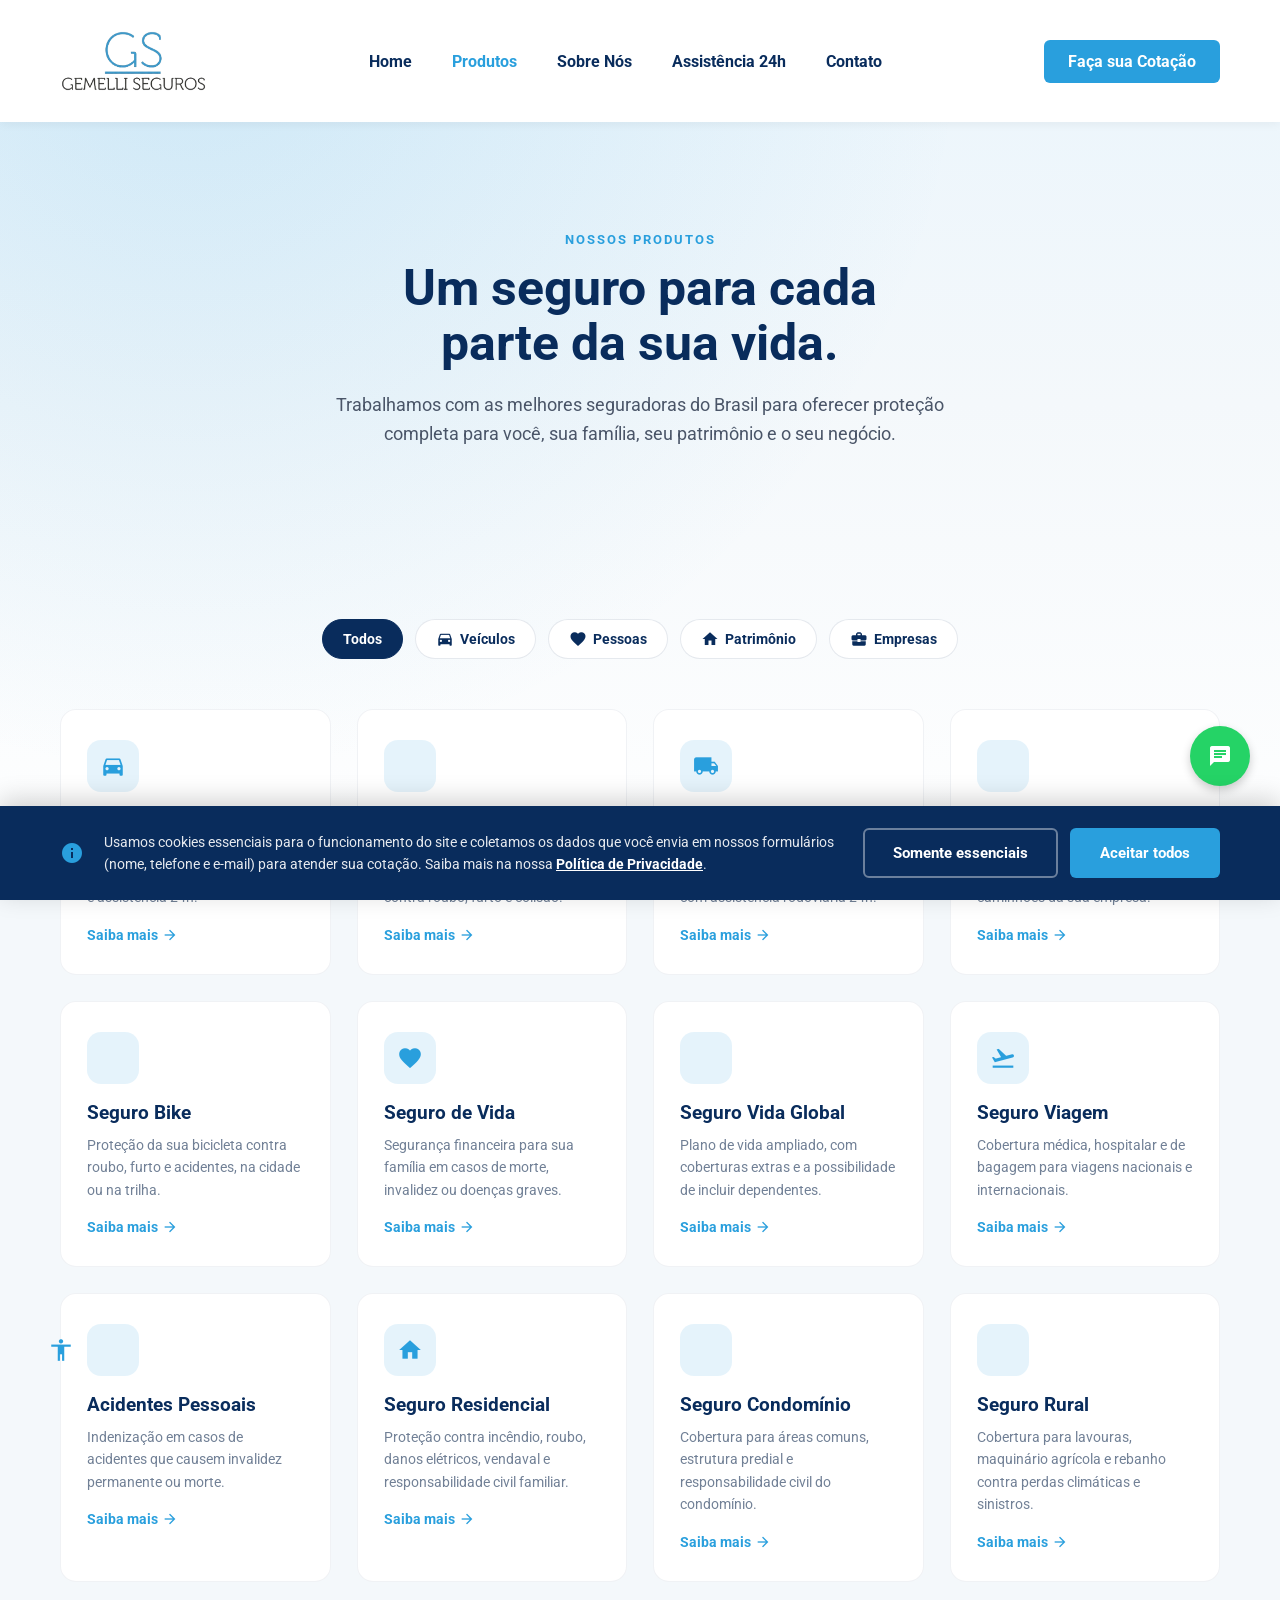
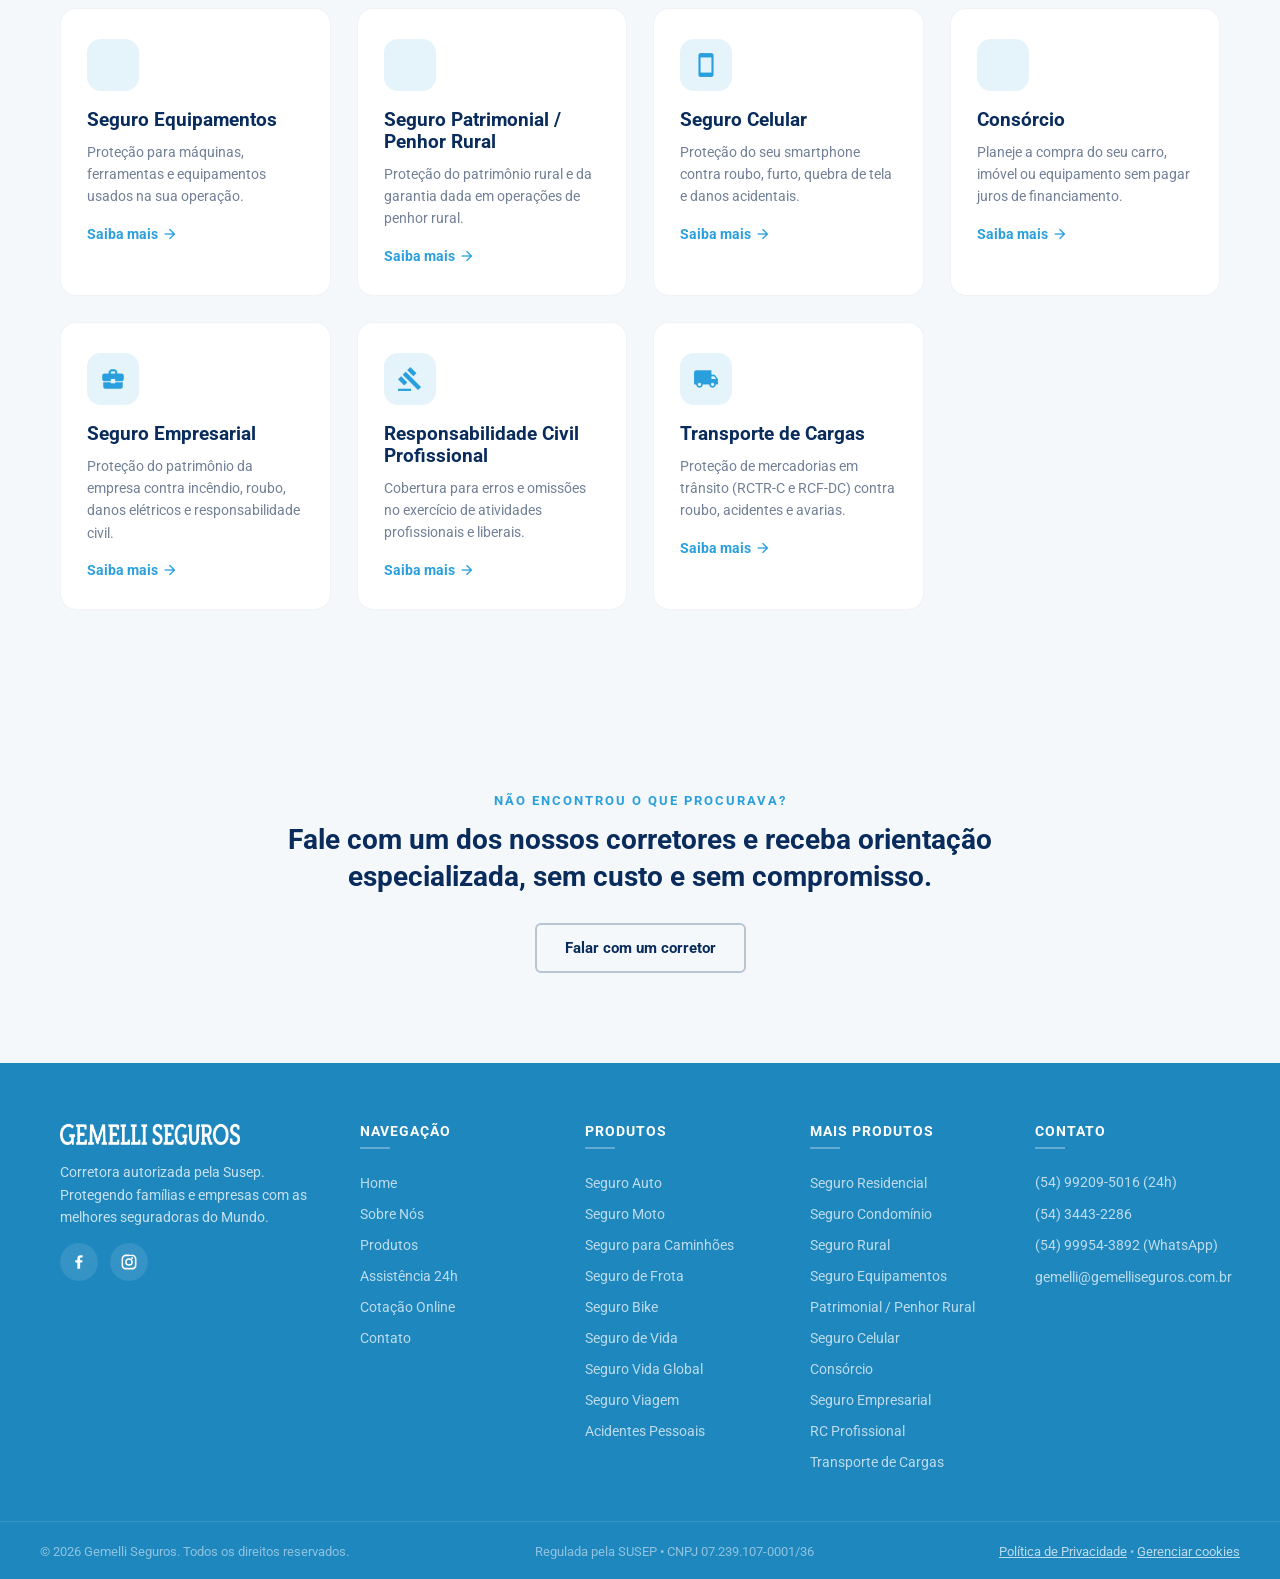
<file: produto.html>
<!DOCTYPE html>
<html lang="pt-BR">
<head>
    <meta charset="UTF-8">
    <link rel="icon" type="image/jpeg" href="assets/logos/GS.jpg">
    <meta name="viewport" content="width=device-width, initial-scale=1.0">
    <title id="titulo-aba">Produto | Gemelli Seguros</title>

    <meta name="description" content="Confira as coberturas e condições deste seguro da Gemelli e solicite sua cotação sem compromisso.">
    <meta property="og:type" content="website">
    <meta property="og:title" content="Gemelli Seguros">
    <meta property="og:image" content="https://www.gemelliseguros.com.br/assets/logos/logo.png">
    <meta property="og:locale" content="pt_BR">

    <link rel="stylesheet" href="css/style.css">

    <link href="https://fonts.googleapis.com/icon?family=Material+Icons" rel="stylesheet">
</head>
<body>

    <header class="menu-principal">
        <div class="container-menu">
            <div class="logo">
                <img src="assets/logos/logo-nav.png" alt="Gemelli Seguros Logo">
            </div>
            <nav class="navegacao">
                <ul>
                    <li><a href="index.html" class="link-menu">Home</a></li>
                    <li><a href="produtos.html" class="link-menu active">Produtos</a></li>
                    <li><a href="sobrenos.html" class="link-menu">Sobre Nós</a></li>
                    <li><a href="assistencia24hrs.html" class="link-menu">Assistência 24h</a></li>
                    <li><a href="contato.html" class="link-menu">Contato</a></li>
                </ul>
            </nav>
            <button class="botao-menu-mobile" aria-label="Abrir menu">
                <span class="material-icons">menu</span>
            </button>
            <div class="botao-area">
                <a href="https://gemelliseguros.seucorretor.digital/#/home?simplificado=true" class="botao-cotacao" target="_blank" rel="noopener">Faça sua Cotação</a>
            </div>
        </div>
    </header>

    <section class="banner banner-interna">
        <div class="container-banner">
            <span class="subtitulo-eyebrow" id="produto-categoria">Produtos</span>
            <h1 class="titulo" id="produto-nome">Carregando...</h1>
            <p class="descricao" id="produto-resumo"></p>
        </div>
    </section>

    <section class="secao">
        <div class="container-full" style="max-width: var(--max-width-container); margin: 0 auto; padding: var(--padding-container);">
            <div class="duas-colunas">
                <div class="coluna-texto">
                    <span class="eyebrow">Sobre esse seguro</span>
                    <h2 id="produto-nome-2">&nbsp;</h2>
                    <p id="produto-descricao"></p>

                    <h3 style="color: var(--cor-primaria-azul); font-size: 18px; margin: 28px 0 14px;">O que esse seguro cobre</h3>
                    <ul class="lista-check" id="produto-coberturas"></ul>

                    <div class="banner-cta-row" style="margin-top: 32px;">
                        <a href="cotacao.html" class="btn-primario" id="produto-btn-cotar">Solicitar cotação deste seguro</a>
                        <a href="produtos.html" class="btn-secundario">Ver todos os produtos</a>
                    </div>
                </div>
                <div class="coluna-imagem coluna-imagem-foto">
                    <img id="produto-imagem" src="" alt="">
                </div>
            </div>
        </div>
    </section>

    <section class="secao secao-alt">
        <div class="container-full" style="max-width: var(--max-width-container); margin: 0 auto; padding: var(--padding-container);">
            <div class="cta-final">
                <span class="eyebrow">Ficou com dúvidas?</span>
                <h2>Fale com um dos nossos corretores e receba orientação especializada, sem custo e sem compromisso.</h2>
                <div class="banner-cta-row">
                    <a href="contato.html" class="btn-secundario">Falar com um corretor</a>
                </div>
            </div>
        </div>
    </section>

    <div id="cookie-banner" class="cookie-banner" role="dialog" aria-live="polite" aria-label="Aviso de cookies">
        <div class="cookie-banner-conteudo">
            <span class="material-icons cookie-banner-icone">info</span>
            <div class="cookie-banner-texto">
                <p>Usamos cookies essenciais para o funcionamento do site e coletamos os dados que você envia em nossos formulários (nome, telefone e e-mail) para atender sua cotação. Saiba mais na nossa <a href="politica-privacidade.html">Política de Privacidade</a>.</p>
            </div>
            <div class="cookie-banner-botoes">
                <button type="button" class="btn-secundario" id="cookie-recusar">Somente essenciais</button>
                <button type="button" class="btn-primario" id="cookie-aceitar">Aceitar todos</button>
            </div>
        </div>
    </div>

    <a href="https://wa.me/5554992095016" class="whats-flutuante" target="_blank" aria-label="Falar no WhatsApp">
        <span class="material-icons">chat</span>
    </a>

    <script src="js/produtos-dados.js"></script>
    <script src="js/cookies.js"></script>
    <script src="js/script.js"></script>
    <script src="js/produto-detalhe.js"></script>

    <footer class="footer-principal">
        <div class="footer-conteudo">
            <div class="footer-coluna footer-marca">
                <img src="assets/logos/logofoot.png" alt="Gemelli Seguros" class="footer-logo">
                <p class="footer-descricao">Corretora autorizada pela Susep. Protegendo famílias e empresas com as melhores seguradoras do Mundo.</p>
                <div class="footer-redes">
                    <a href="https://www.facebook.com/gemelliseguros/photos/" aria-label="Facebook" target="_blank"
                        rel="noopener noreferrer">
                        <svg viewBox="0 0 24 24">
                            <path
                                d="M13.5 21v-8.2h2.75l.41-3.2h-3.16V7.6c0-.93.26-1.56 1.6-1.56h1.7V3.14C15.98 3.1 15 3 13.85 3 11.45 3 9.8 4.47 9.8 7.3v2.3H7v3.2h2.8V21h3.7z" />
                        </svg>
                    </a>

                    <a href="https://www.instagram.com/gemelliseguros/" aria-label="Instagram" target="_blank"
                        rel="noopener noreferrer">
                        <svg viewBox="0 0 24 24">
                            <path
                                d="M12 2.2c2.7 0 3 .01 4.1.06 1.05.05 1.79.22 2.43.47.66.26 1.22.6 1.77 1.15.55.55.89 1.11 1.15 1.77.25.64.42 1.38.47 2.43.05 1.1.06 1.4.06 4.1s-.01 3-.06 4.1c-.05 1.05-.22 1.79-.47 2.43a4.9 4.9 0 0 1-1.15 1.77 4.9 4.9 0 0 1-1.77 1.15c-.64.25-1.38.42-2.43.47-1.1.05-1.4.06-4.1.06s-3-.01-4.1-.06c-1.05-.05-1.79-.22-2.43-.47a4.9 4.9 0 0 1-1.77-1.15 4.9 4.9 0 0 1-1.15-1.77c-.25-.64-.42-1.38-.47-2.43C2.21 15 2.2 14.7 2.2 12s.01-3 .06-4.1c.05-1.05.22-1.79.47-2.43.26-.66.6-1.22 1.15-1.77A4.9 4.9 0 0 1 5.65 2.55c.64-.25 1.38-.42 2.43-.47C9.18 2.03 9.48 2.02 12 2.02V2.2zm0 1.98c-2.66 0-2.98.01-4.03.06-.9.04-1.4.19-1.72.32-.43.17-.74.37-1.06.7-.33.32-.53.63-.7 1.06-.13.32-.28.82-.32 1.72C4.11 9.02 4.1 9.34 4.1 12s.01 2.98.06 4.03c.04.9.19 1.4.32 1.72.17.43.37.74.7 1.06.32.33.63.53 1.06.7.32.13.82.28 1.72.32 1.05.05 1.37.06 4.03.06s2.98-.01 4.03-.06c.9-.04 1.4-.19 1.72-.32.43-.17.74-.37 1.06-.7.33-.32.53-.63.7-1.06.13-.32.28-.82.32-1.72.05-1.05.06-1.37.06-4.03s-.01-2.98-.06-4.03c-.04-.9-.19-1.4-.32-1.72-.17-.43-.37-.74-.7-1.06a2.9 2.9 0 0 0-1.06-.7c-.32-.13-.82-.28-1.72-.32-1.05-.05-1.37-.06-4.03-.06zM12 6.87A5.13 5.13 0 1 1 12 17.13 5.13 5.13 0 0 1 12 6.87zm0 1.98a3.15 3.15 0 1 0 0 6.3 3.15 3.15 0 0 0 0-6.3zm5.34-2.16a1.2 1.2 0 1 1-2.4 0 1.2 1.2 0 0 1 2.4 0z" />
                        </svg>
                    </a>
                </div>
            </div>

            <div class="footer-coluna">
                <h4 class="footer-titulo">Navegação</h4>
                <ul class="footer-links">
                    <li><a href="index.html">Home</a></li>
                    <li><a href="sobrenos.html">Sobre Nós</a></li>
                    <li><a href="produtos.html">Produtos</a></li>
                    <li><a href="assistencia24hrs.html">Assistência 24h</a></li>
                    <li><a href="cotacao.html">Cotação Online</a></li>
                    <li><a href="contato.html">Contato</a></li>
                </ul>
            </div>

            <div class="footer-coluna">
                <h4 class="footer-titulo">Produtos</h4>
                <ul class="footer-links">
                    <li><a href="produto.html?p=auto">Seguro Auto</a></li>
                    <li><a href="produto.html?p=moto">Seguro Moto</a></li>
                    <li><a href="produto.html?p=caminhao">Seguro para Caminhões</a></li>
                    <li><a href="produto.html?p=frota">Seguro de Frota</a></li>
                    <li><a href="produto.html?p=bike">Seguro Bike</a></li>
                    <li><a href="produto.html?p=vida">Seguro de Vida</a></li>
                    <li><a href="produto.html?p=vida-global">Seguro Vida Global</a></li>
                    <li><a href="produto.html?p=viagem">Seguro Viagem</a></li>
                    <li><a href="produto.html?p=acidentes-pessoais">Acidentes Pessoais</a></li>
                </ul>
            </div>

            <div class="footer-coluna">
                <h4 class="footer-titulo">Mais produtos</h4>
                <ul class="footer-links">
                    <li><a href="produto.html?p=residencial">Seguro Residencial</a></li>
                    <li><a href="produto.html?p=condominio">Seguro Condomínio</a></li>
                    <li><a href="produto.html?p=rural">Seguro Rural</a></li>
                    <li><a href="produto.html?p=equipamentos">Seguro Equipamentos</a></li>
                    <li><a href="produto.html?p=patrimonial-penhor-rural">Patrimonial / Penhor Rural</a></li>
                    <li><a href="produto.html?p=celular">Seguro Celular</a></li>
                    <li><a href="produto.html?p=consorcio">Consórcio</a></li>
                    <li><a href="produto.html?p=empresarial">Seguro Empresarial</a></li>
                    <li><a href="produto.html?p=rc-profissional">RC Profissional</a></li>
                    <li><a href="produto.html?p=transporte-cargas">Transporte de Cargas</a></li>
                </ul>
            </div>

            <div class="footer-coluna">
                <h4 class="footer-titulo">Contato</h4>
                <ul class="footer-links footer-contato-lista">
                    <li><a href="https://wa.me/5554992095016" target="_blank">(54) 99209-5016 (24h)</a></li>
                    <li><a href="tel:+555432443417">(54) 3443-2286</a></li>
                    <li><a href="https://wa.me/5554999543892" target="_blank">(54) 99954-3892 (WhatsApp)</a></li>
                    <li><a href="mailto:gemelli@gemelliseguros.com.br">gemelli@gemelliseguros.com.br</a></li>
                </ul>
            </div>
        </div>

        <div class="footer-base">
            <div class="footer-base-conteudo">
                <p>&copy; 2026 Gemelli Seguros. Todos os direitos reservados.</p>
                <p>Regulada pela SUSEP &bull; CNPJ 07.239.107-0001/36</p>
                <p class="footer-base-links"><a href="politica-privacidade.html">Política de Privacidade</a> &bull; <a href="#" data-abrir-cookies>Gerenciar cookies</a></p>
            </div>
        </div>
    </footer>

</body>
</html>
</file>
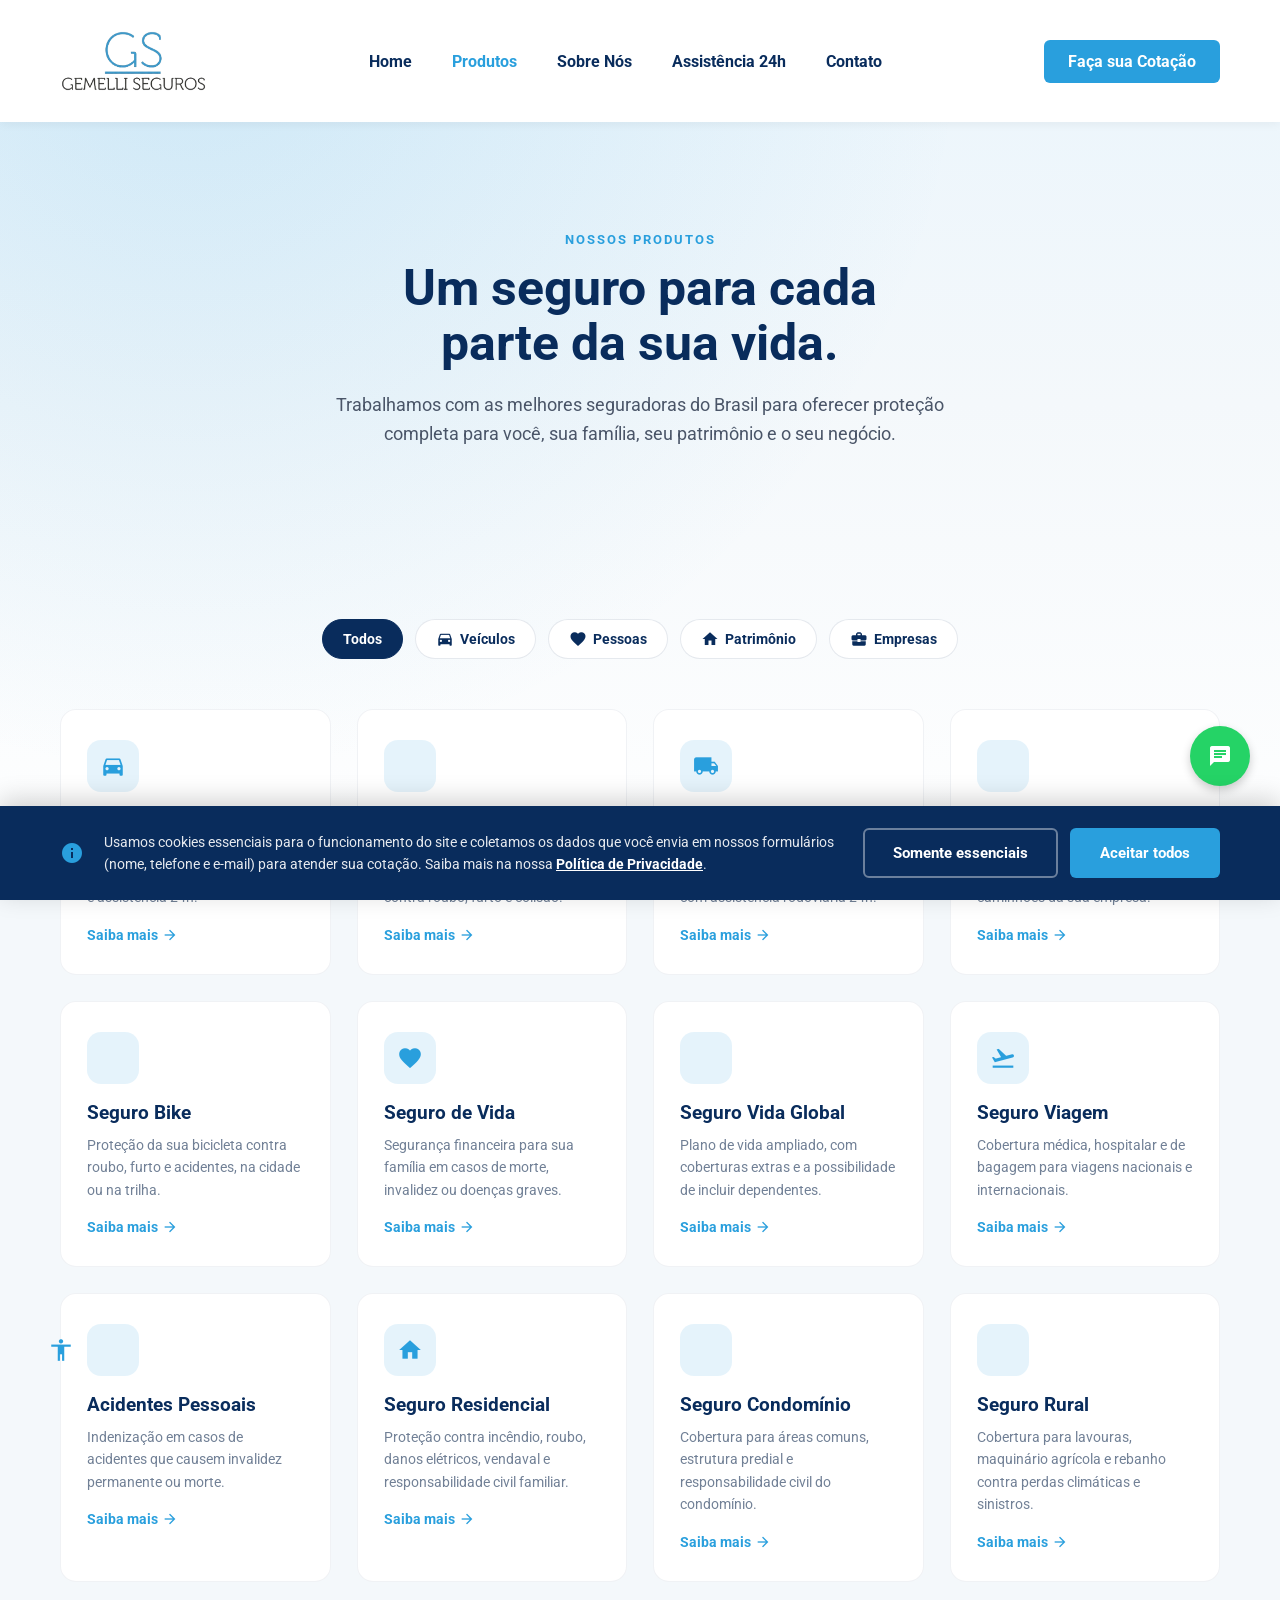
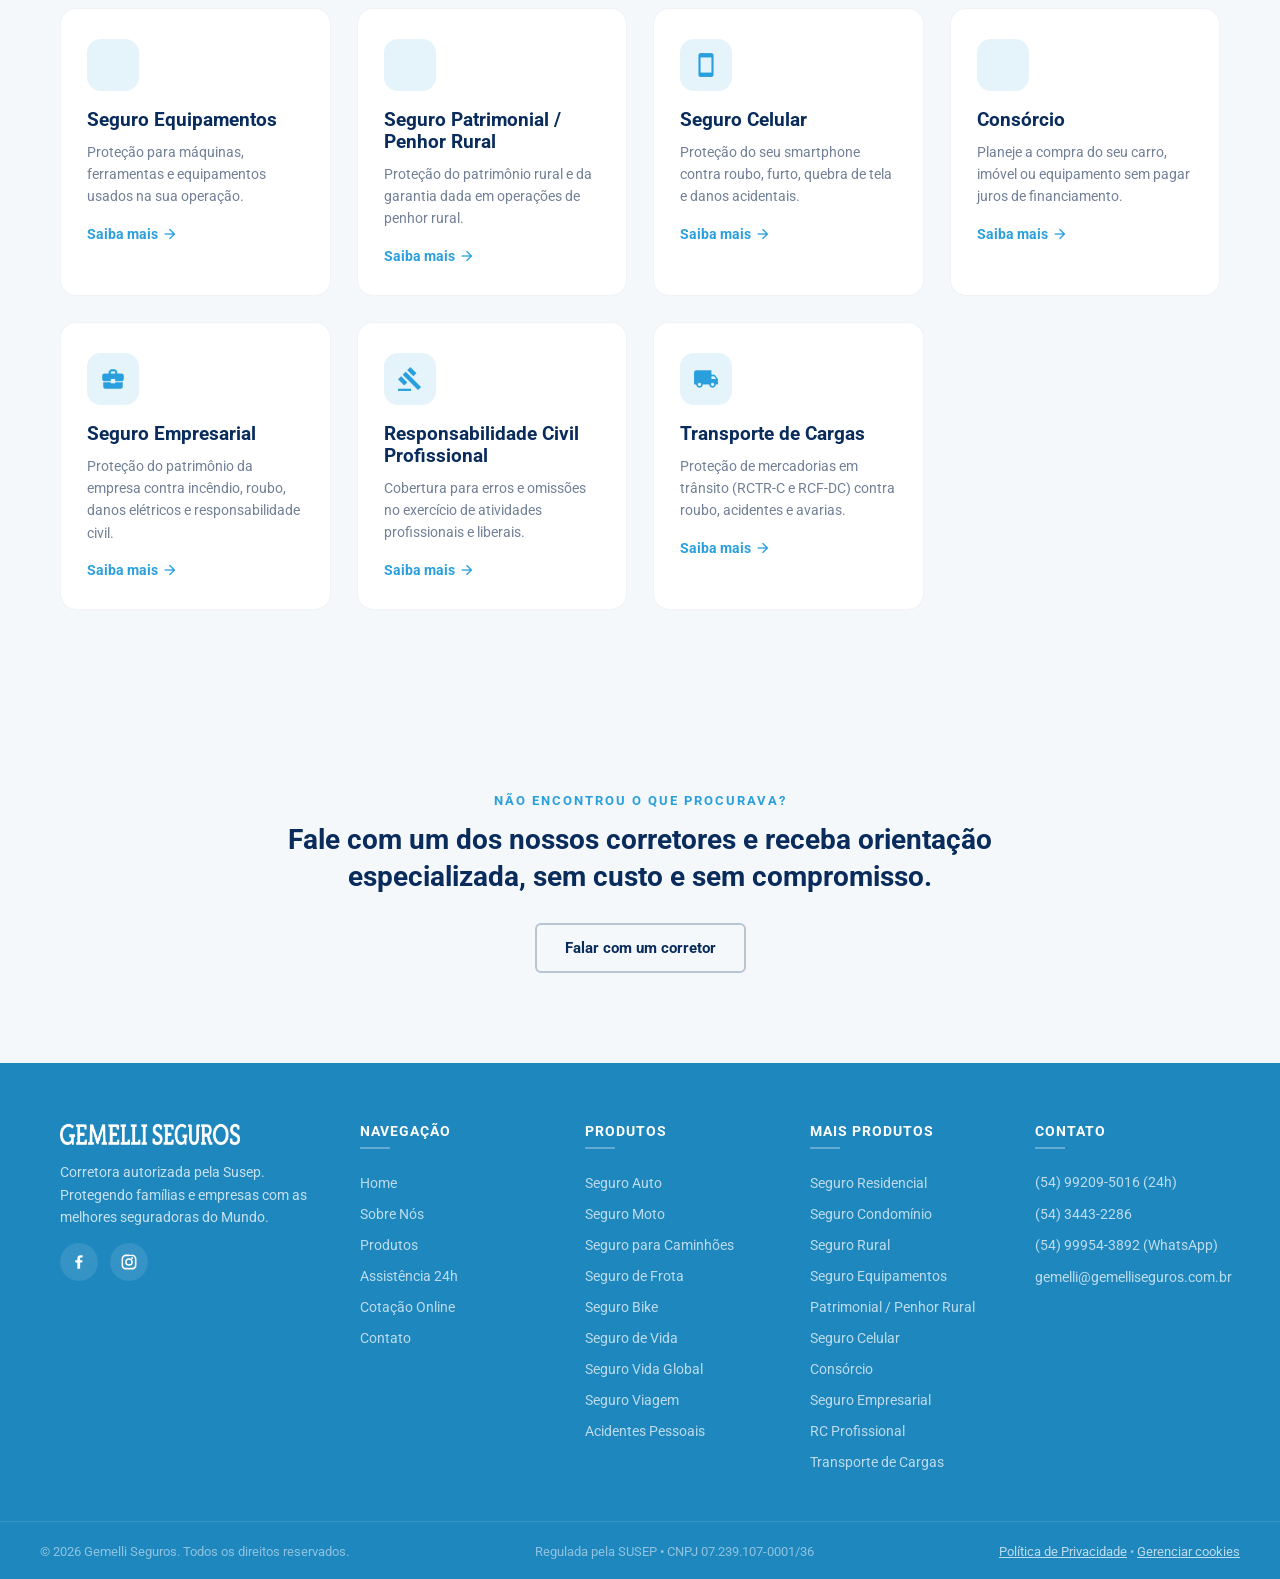
<file: produtos.html>
<!DOCTYPE html>
<html lang="pt-BR">
<head>
    <meta charset="UTF-8">
    <link rel="icon" type="image/jpeg" href="assets/logos/GS.jpg">
    <meta name="viewport" content="width=device-width, initial-scale=1.0">
    <title>Produtos | Gemelli Seguros</title>

    <meta name="description" content="Conheça os seguros da Gemelli: auto, moto, residencial, empresarial, rural, viagem, vida e muito mais, com mais de 30 seguradoras parceiras.">
    <link rel="canonical" href="https://www.gemelliseguros.com.br/produtos.html">

    <meta property="og:type" content="website">
    <meta property="og:title" content="Produtos | Gemelli Seguros">
    <meta property="og:description" content="Conheça os seguros da Gemelli: auto, moto, residencial, empresarial, rural, viagem, vida e muito mais.">
    <meta property="og:url" content="https://www.gemelliseguros.com.br/produtos.html">
    <meta property="og:image" content="https://www.gemelliseguros.com.br/assets/logos/logo.png">
    <meta property="og:locale" content="pt_BR">

    <link rel="stylesheet" href="css/style.css">

    <link href="https://fonts.googleapis.com/icon?family=Material+Icons" rel="stylesheet">
</head>
<body>

    <header class="menu-principal">
        <div class="container-menu">
            <div class="logo">
                <img src="assets/logos/logo-nav.png" alt="Gemelli Seguros Logo">
            </div>
            <nav class="navegacao">
                <ul>
                    <li><a href="index.html" class="link-menu">Home</a></li>
                    <li><a href="produtos.html" class="link-menu active">Produtos</a></li>
                    <li><a href="sobrenos.html" class="link-menu">Sobre Nós</a></li>
                    <li><a href="assistencia24hrs.html" class="link-menu">Assistência 24h</a></li>
                    <li><a href="contato.html" class="link-menu">Contato</a></li>
                </ul>
            </nav>
            <button class="botao-menu-mobile" aria-label="Abrir menu">
                <span class="material-icons">menu</span>
            </button>
            <div class="botao-area">
                <a href="https://gemelliseguros.seucorretor.digital/#/home?simplificado=true" class="botao-cotacao" target="_blank" rel="noopener">Faça sua Cotação</a>
            </div>
        </div>
    </header>

    <section class="banner banner-interna">
        <div class="container-banner">
            <span class="subtitulo-eyebrow">Nossos produtos</span>
            <h1 class="titulo">Um seguro para cada<br>parte da sua vida.</h1>
            <p class="descricao">Trabalhamos com as melhores seguradoras do Brasil para oferecer proteção completa para você, sua família, seu patrimônio e o seu negócio.</p>
        </div>
    </section>

    <section class="secao">
        <div class="container-full" style="max-width: var(--max-width-container); margin: 0 auto; padding: var(--padding-container);">

            <div class="categorias-produtos" id="filtro-categorias">
                <button type="button" class="categoria-tag ativa" data-filtro="todos">Todos</button>
                <button type="button" class="categoria-tag" data-filtro="veiculos"><span class="material-icons">directions_car</span> Veículos</button>
                <button type="button" class="categoria-tag" data-filtro="pessoas"><span class="material-icons">favorite</span> Pessoas</button>
                <button type="button" class="categoria-tag" data-filtro="patrimonio"><span class="material-icons">home</span> Patrimônio</button>
                <button type="button" class="categoria-tag" data-filtro="empresas"><span class="material-icons">business_center</span> Empresas</button>
            </div>

            <div class="grade-cards grade-produtos-filtro">
                <div class="card" data-categoria="veiculos">
                    <span class="material-icons icone-card">directions_car</span>
                    <h3>Seguro Auto</h3>
                    <p>Cobertura contra colisão, roubo, furto e terceiros, com carro reserva e assistência 24h.</p>
                    <a href="produto.html?p=auto" class="card-link">Saiba mais <span class="material-icons" style="font-size:16px;">arrow_forward</span></a>
                </div>
                <div class="card" data-categoria="veiculos">
                    <span class="material-icons icone-card">two_wheeler</span>
                    <h3>Seguro Moto</h3>
                    <p>Proteção específica para motocicletas, com coberturas contra roubo, furto e colisão.</p>
                    <a href="produto.html?p=moto" class="card-link">Saiba mais <span class="material-icons" style="font-size:16px;">arrow_forward</span></a>
                </div>
                <div class="card" data-categoria="veiculos">
                    <span class="material-icons icone-card">local_shipping</span>
                    <h3>Seguro para Caminhões</h3>
                    <p>Proteção para o veículo de trabalho de quem vive na estrada, com assistência rodoviária 24h.</p>
                    <a href="produto.html?p=caminhao" class="card-link">Saiba mais <span class="material-icons" style="font-size:16px;">arrow_forward</span></a>
                </div>
                <div class="card" data-categoria="veiculos">
                    <span class="material-icons icone-card">garage</span>
                    <h3>Seguro de Frota</h3>
                    <p>Gestão simplificada e condições especiais para frotas de carros ou caminhões da sua empresa.</p>
                    <a href="produto.html?p=frota" class="card-link">Saiba mais <span class="material-icons" style="font-size:16px;">arrow_forward</span></a>
                </div>
                <div class="card" data-categoria="veiculos">
                    <span class="material-icons icone-card">pedal_bike</span>
                    <h3>Seguro Bike</h3>
                    <p>Proteção da sua bicicleta contra roubo, furto e acidentes, na cidade ou na trilha.</p>
                    <a href="produto.html?p=bike" class="card-link">Saiba mais <span class="material-icons" style="font-size:16px;">arrow_forward</span></a>
                </div>
                <div class="card" data-categoria="pessoas">
                    <span class="material-icons icone-card">favorite</span>
                    <h3>Seguro de Vida</h3>
                    <p>Segurança financeira para sua família em casos de morte, invalidez ou doenças graves.</p>
                    <a href="produto.html?p=vida" class="card-link">Saiba mais <span class="material-icons" style="font-size:16px;">arrow_forward</span></a>
                </div>
                <div class="card" data-categoria="pessoas">
                    <span class="material-icons icone-card">shield</span>
                    <h3>Seguro Vida Global</h3>
                    <p>Plano de vida ampliado, com coberturas extras e a possibilidade de incluir dependentes.</p>
                    <a href="produto.html?p=vida-global" class="card-link">Saiba mais <span class="material-icons" style="font-size:16px;">arrow_forward</span></a>
                </div>
                <div class="card" data-categoria="pessoas">
                    <span class="material-icons icone-card">flight_takeoff</span>
                    <h3>Seguro Viagem</h3>
                    <p>Cobertura médica, hospitalar e de bagagem para viagens nacionais e internacionais.</p>
                    <a href="produto.html?p=viagem" class="card-link">Saiba mais <span class="material-icons" style="font-size:16px;">arrow_forward</span></a>
                </div>
                <div class="card" data-categoria="pessoas">
                    <span class="material-icons icone-card">accessibility_new</span>
                    <h3>Acidentes Pessoais</h3>
                    <p>Indenização em casos de acidentes que causem invalidez permanente ou morte.</p>
                    <a href="produto.html?p=acidentes-pessoais" class="card-link">Saiba mais <span class="material-icons" style="font-size:16px;">arrow_forward</span></a>
                </div>
                <div class="card" data-categoria="patrimonio">
                    <span class="material-icons icone-card">home</span>
                    <h3>Seguro Residencial</h3>
                    <p>Proteção contra incêndio, roubo, danos elétricos, vendaval e responsabilidade civil familiar.</p>
                    <a href="produto.html?p=residencial" class="card-link">Saiba mais <span class="material-icons" style="font-size:16px;">arrow_forward</span></a>
                </div>
                <div class="card" data-categoria="patrimonio">
                    <span class="material-icons icone-card">apartment</span>
                    <h3>Seguro Condomínio</h3>
                    <p>Cobertura para áreas comuns, estrutura predial e responsabilidade civil do condomínio.</p>
                    <a href="produto.html?p=condominio" class="card-link">Saiba mais <span class="material-icons" style="font-size:16px;">arrow_forward</span></a>
                </div>
                <div class="card" data-categoria="patrimonio">
                    <span class="material-icons icone-card">agriculture</span>
                    <h3>Seguro Rural</h3>
                    <p>Cobertura para lavouras, maquinário agrícola e rebanho contra perdas climáticas e sinistros.</p>
                    <a href="produto.html?p=rural" class="card-link">Saiba mais <span class="material-icons" style="font-size:16px;">arrow_forward</span></a>
                </div>
                <div class="card" data-categoria="patrimonio">
                    <span class="material-icons icone-card">construction</span>
                    <h3>Seguro Equipamentos</h3>
                    <p>Proteção para máquinas, ferramentas e equipamentos usados na sua operação.</p>
                    <a href="produto.html?p=equipamentos" class="card-link">Saiba mais <span class="material-icons" style="font-size:16px;">arrow_forward</span></a>
                </div>
                <div class="card" data-categoria="patrimonio">
                    <span class="material-icons icone-card">warehouse</span>
                    <h3>Seguro Patrimonial / Penhor Rural</h3>
                    <p>Proteção do patrimônio rural e da garantia dada em operações de penhor rural.</p>
                    <a href="produto.html?p=patrimonial-penhor-rural" class="card-link">Saiba mais <span class="material-icons" style="font-size:16px;">arrow_forward</span></a>
                </div>
                <div class="card" data-categoria="patrimonio">
                    <span class="material-icons icone-card">smartphone</span>
                    <h3>Seguro Celular</h3>
                    <p>Proteção do seu smartphone contra roubo, furto, quebra de tela e danos acidentais.</p>
                    <a href="produto.html?p=celular" class="card-link">Saiba mais <span class="material-icons" style="font-size:16px;">arrow_forward</span></a>
                </div>
                <div class="card" data-categoria="patrimonio">
                    <span class="material-icons icone-card">savings</span>
                    <h3>Consórcio</h3>
                    <p>Planeje a compra do seu carro, imóvel ou equipamento sem pagar juros de financiamento.</p>
                    <a href="produto.html?p=consorcio" class="card-link">Saiba mais <span class="material-icons" style="font-size:16px;">arrow_forward</span></a>
                </div>
                <div class="card" data-categoria="empresas">
                    <span class="material-icons icone-card">business_center</span>
                    <h3>Seguro Empresarial</h3>
                    <p>Proteção do patrimônio da empresa contra incêndio, roubo, danos elétricos e responsabilidade civil.</p>
                    <a href="produto.html?p=empresarial" class="card-link">Saiba mais <span class="material-icons" style="font-size:16px;">arrow_forward</span></a>
                </div>
                <div class="card" data-categoria="empresas">
                    <span class="material-icons icone-card">gavel</span>
                    <h3>Responsabilidade Civil Profissional</h3>
                    <p>Cobertura para erros e omissões no exercício de atividades profissionais e liberais.</p>
                    <a href="produto.html?p=rc-profissional" class="card-link">Saiba mais <span class="material-icons" style="font-size:16px;">arrow_forward</span></a>
                </div>
                <div class="card" data-categoria="empresas">
                    <span class="material-icons icone-card">local_shipping</span>
                    <h3>Transporte de Cargas</h3>
                    <p>Proteção de mercadorias em trânsito (RCTR-C e RCF-DC) contra roubo, acidentes e avarias.</p>
                    <a href="produto.html?p=transporte-cargas" class="card-link">Saiba mais <span class="material-icons" style="font-size:16px;">arrow_forward</span></a>
                </div>
            </div>

        </div>
    </section>

    <section class="secao secao-alt">
        <div class="container-full" style="max-width: var(--max-width-container); margin: 0 auto; padding: var(--padding-container);">
            <div class="cta-final">
                <span class="eyebrow">Não encontrou o que procurava?</span>
                <h2>Fale com um dos nossos corretores e receba orientação especializada, sem custo e sem compromisso.</h2>
                <div class="banner-cta-row">
                    <a href="contato.html" class="btn-secundario">Falar com um corretor</a>
                </div>
            </div>
        </div>
    </section>

    <div id="cookie-banner" class="cookie-banner" role="dialog" aria-live="polite" aria-label="Aviso de cookies">
        <div class="cookie-banner-conteudo">
            <span class="material-icons cookie-banner-icone">info</span>
            <div class="cookie-banner-texto">
                <p>Usamos cookies essenciais para o funcionamento do site e coletamos os dados que você envia em nossos formulários (nome, telefone e e-mail) para atender sua cotação. Saiba mais na nossa <a href="politica-privacidade.html">Política de Privacidade</a>.</p>
            </div>
            <div class="cookie-banner-botoes">
                <button type="button" class="btn-secundario" id="cookie-recusar">Somente essenciais</button>
                <button type="button" class="btn-primario" id="cookie-aceitar">Aceitar todos</button>
            </div>
        </div>
    </div>

    <a href="https://wa.me/5554992095016" class="whats-flutuante" target="_blank" aria-label="Falar no WhatsApp">
        <span class="material-icons">chat</span>
    </a>

    <script src="js/cookies.js"></script>

    <script src="js/script.js"></script>
    <script>
        (function () {
            var botoes = document.querySelectorAll('#filtro-categorias .categoria-tag');
            var cards = document.querySelectorAll('.grade-produtos-filtro .card');

            botoes.forEach(function (botao) {
                botao.addEventListener('click', function () {
                    var filtro = botao.getAttribute('data-filtro');

                    botoes.forEach(function (b) { b.classList.remove('ativa'); });
                    botao.classList.add('ativa');

                    cards.forEach(function (card) {
                        var mostrar = filtro === 'todos' || card.getAttribute('data-categoria') === filtro;
                        card.style.display = mostrar ? '' : 'none';
                    });
                });
            });
        })();
    </script>
    <footer class="footer-principal">
        <div class="footer-conteudo">
            <div class="footer-coluna footer-marca">
                <img src="assets/logos/logofoot.png" alt="Gemelli Seguros" class="footer-logo">
                <p class="footer-descricao">Corretora autorizada pela Susep. Protegendo famílias e empresas com as melhores seguradoras do Mundo.</p>
                <div class="footer-redes">
                    <a href="https://www.facebook.com/gemelliseguros/photos/" aria-label="Facebook" target="_blank"
                        rel="noopener noreferrer">
                        <svg viewBox="0 0 24 24">
                            <path
                                d="M13.5 21v-8.2h2.75l.41-3.2h-3.16V7.6c0-.93.26-1.56 1.6-1.56h1.7V3.14C15.98 3.1 15 3 13.85 3 11.45 3 9.8 4.47 9.8 7.3v2.3H7v3.2h2.8V21h3.7z" />
                        </svg>
                    </a>

                    <a href="https://www.instagram.com/gemelliseguros/" aria-label="Instagram" target="_blank"
                        rel="noopener noreferrer">
                        <svg viewBox="0 0 24 24">
                            <path
                                d="M12 2.2c2.7 0 3 .01 4.1.06 1.05.05 1.79.22 2.43.47.66.26 1.22.6 1.77 1.15.55.55.89 1.11 1.15 1.77.25.64.42 1.38.47 2.43.05 1.1.06 1.4.06 4.1s-.01 3-.06 4.1c-.05 1.05-.22 1.79-.47 2.43a4.9 4.9 0 0 1-1.15 1.77 4.9 4.9 0 0 1-1.77 1.15c-.64.25-1.38.42-2.43.47-1.1.05-1.4.06-4.1.06s-3-.01-4.1-.06c-1.05-.05-1.79-.22-2.43-.47a4.9 4.9 0 0 1-1.77-1.15 4.9 4.9 0 0 1-1.15-1.77c-.25-.64-.42-1.38-.47-2.43C2.21 15 2.2 14.7 2.2 12s.01-3 .06-4.1c.05-1.05.22-1.79.47-2.43.26-.66.6-1.22 1.15-1.77A4.9 4.9 0 0 1 5.65 2.55c.64-.25 1.38-.42 2.43-.47C9.18 2.03 9.48 2.02 12 2.02V2.2zm0 1.98c-2.66 0-2.98.01-4.03.06-.9.04-1.4.19-1.72.32-.43.17-.74.37-1.06.7-.33.32-.53.63-.7 1.06-.13.32-.28.82-.32 1.72C4.11 9.02 4.1 9.34 4.1 12s.01 2.98.06 4.03c.04.9.19 1.4.32 1.72.17.43.37.74.7 1.06.32.33.63.53 1.06.7.32.13.82.28 1.72.32 1.05.05 1.37.06 4.03.06s2.98-.01 4.03-.06c.9-.04 1.4-.19 1.72-.32.43-.17.74-.37 1.06-.7.33-.32.53-.63.7-1.06.13-.32.28-.82.32-1.72.05-1.05.06-1.37.06-4.03s-.01-2.98-.06-4.03c-.04-.9-.19-1.4-.32-1.72-.17-.43-.37-.74-.7-1.06a2.9 2.9 0 0 0-1.06-.7c-.32-.13-.82-.28-1.72-.32-1.05-.05-1.37-.06-4.03-.06zM12 6.87A5.13 5.13 0 1 1 12 17.13 5.13 5.13 0 0 1 12 6.87zm0 1.98a3.15 3.15 0 1 0 0 6.3 3.15 3.15 0 0 0 0-6.3zm5.34-2.16a1.2 1.2 0 1 1-2.4 0 1.2 1.2 0 0 1 2.4 0z" />
                        </svg>
                    </a>
                </div>
            </div>

            <div class="footer-coluna">
                <h4 class="footer-titulo">Navegação</h4>
                <ul class="footer-links">
                    <li><a href="index.html">Home</a></li>
                    <li><a href="sobrenos.html">Sobre Nós</a></li>
                    <li><a href="produtos.html">Produtos</a></li>
                    <li><a href="assistencia24hrs.html">Assistência 24h</a></li>
                    <li><a href="cotacao.html">Cotação Online</a></li>
                    <li><a href="contato.html">Contato</a></li>
                </ul>
            </div>

            <div class="footer-coluna">
                <h4 class="footer-titulo">Produtos</h4>
                <ul class="footer-links">
                    <li><a href="produto.html?p=auto">Seguro Auto</a></li>
                    <li><a href="produto.html?p=moto">Seguro Moto</a></li>
                    <li><a href="produto.html?p=caminhao">Seguro para Caminhões</a></li>
                    <li><a href="produto.html?p=frota">Seguro de Frota</a></li>
                    <li><a href="produto.html?p=bike">Seguro Bike</a></li>
                    <li><a href="produto.html?p=vida">Seguro de Vida</a></li>
                    <li><a href="produto.html?p=vida-global">Seguro Vida Global</a></li>
                    <li><a href="produto.html?p=viagem">Seguro Viagem</a></li>
                    <li><a href="produto.html?p=acidentes-pessoais">Acidentes Pessoais</a></li>
                </ul>
            </div>

            <div class="footer-coluna">
                <h4 class="footer-titulo">Mais produtos</h4>
                <ul class="footer-links">
                    <li><a href="produto.html?p=residencial">Seguro Residencial</a></li>
                    <li><a href="produto.html?p=condominio">Seguro Condomínio</a></li>
                    <li><a href="produto.html?p=rural">Seguro Rural</a></li>
                    <li><a href="produto.html?p=equipamentos">Seguro Equipamentos</a></li>
                    <li><a href="produto.html?p=patrimonial-penhor-rural">Patrimonial / Penhor Rural</a></li>
                    <li><a href="produto.html?p=celular">Seguro Celular</a></li>
                    <li><a href="produto.html?p=consorcio">Consórcio</a></li>
                    <li><a href="produto.html?p=empresarial">Seguro Empresarial</a></li>
                    <li><a href="produto.html?p=rc-profissional">RC Profissional</a></li>
                    <li><a href="produto.html?p=transporte-cargas">Transporte de Cargas</a></li>
                </ul>
            </div>

            <div class="footer-coluna">
                <h4 class="footer-titulo">Contato</h4>
                <ul class="footer-links footer-contato-lista">
                    <li><a href="https://wa.me/5554992095016" target="_blank">(54) 99209-5016 (24h)</a></li>
                    <li><a href="tel:+555432443417">(54) 3443-2286</a></li>
                    <li><a href="https://wa.me/5554999543892" target="_blank">(54) 99954-3892 (WhatsApp)</a></li>
                    <li><a href="mailto:gemelli@gemelliseguros.com.br">gemelli@gemelliseguros.com.br</a></li>
                </ul>
            </div>
        </div>

        <div class="footer-base">
            <div class="footer-base-conteudo">
                <p>&copy; 2026 Gemelli Seguros. Todos os direitos reservados.</p>
                <p>Regulada pela SUSEP &bull; CNPJ 07.239.107-0001/36</p>
                <p class="footer-base-links"><a href="politica-privacidade.html">Política de Privacidade</a> &bull; <a href="#" data-abrir-cookies>Gerenciar cookies</a></p>
            </div>
        </div>
    </footer>

</body>
</html>
</file>
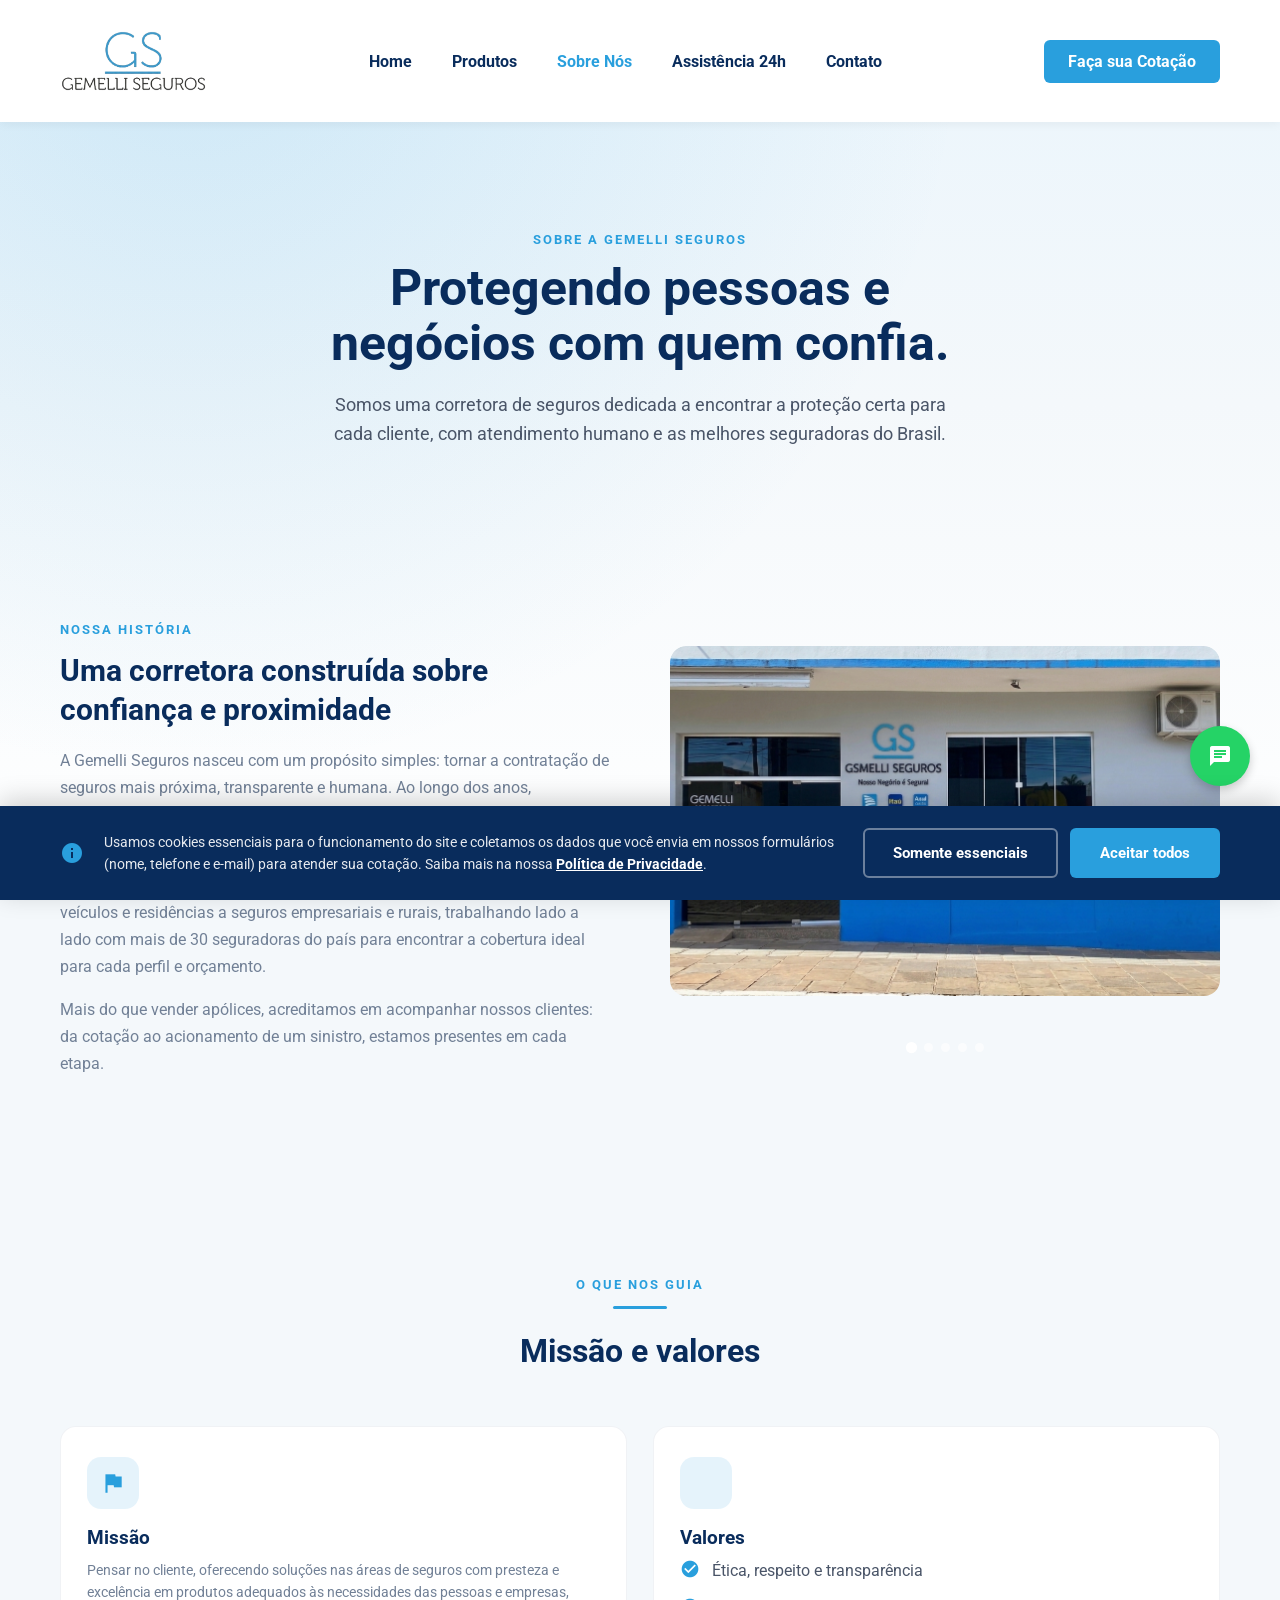
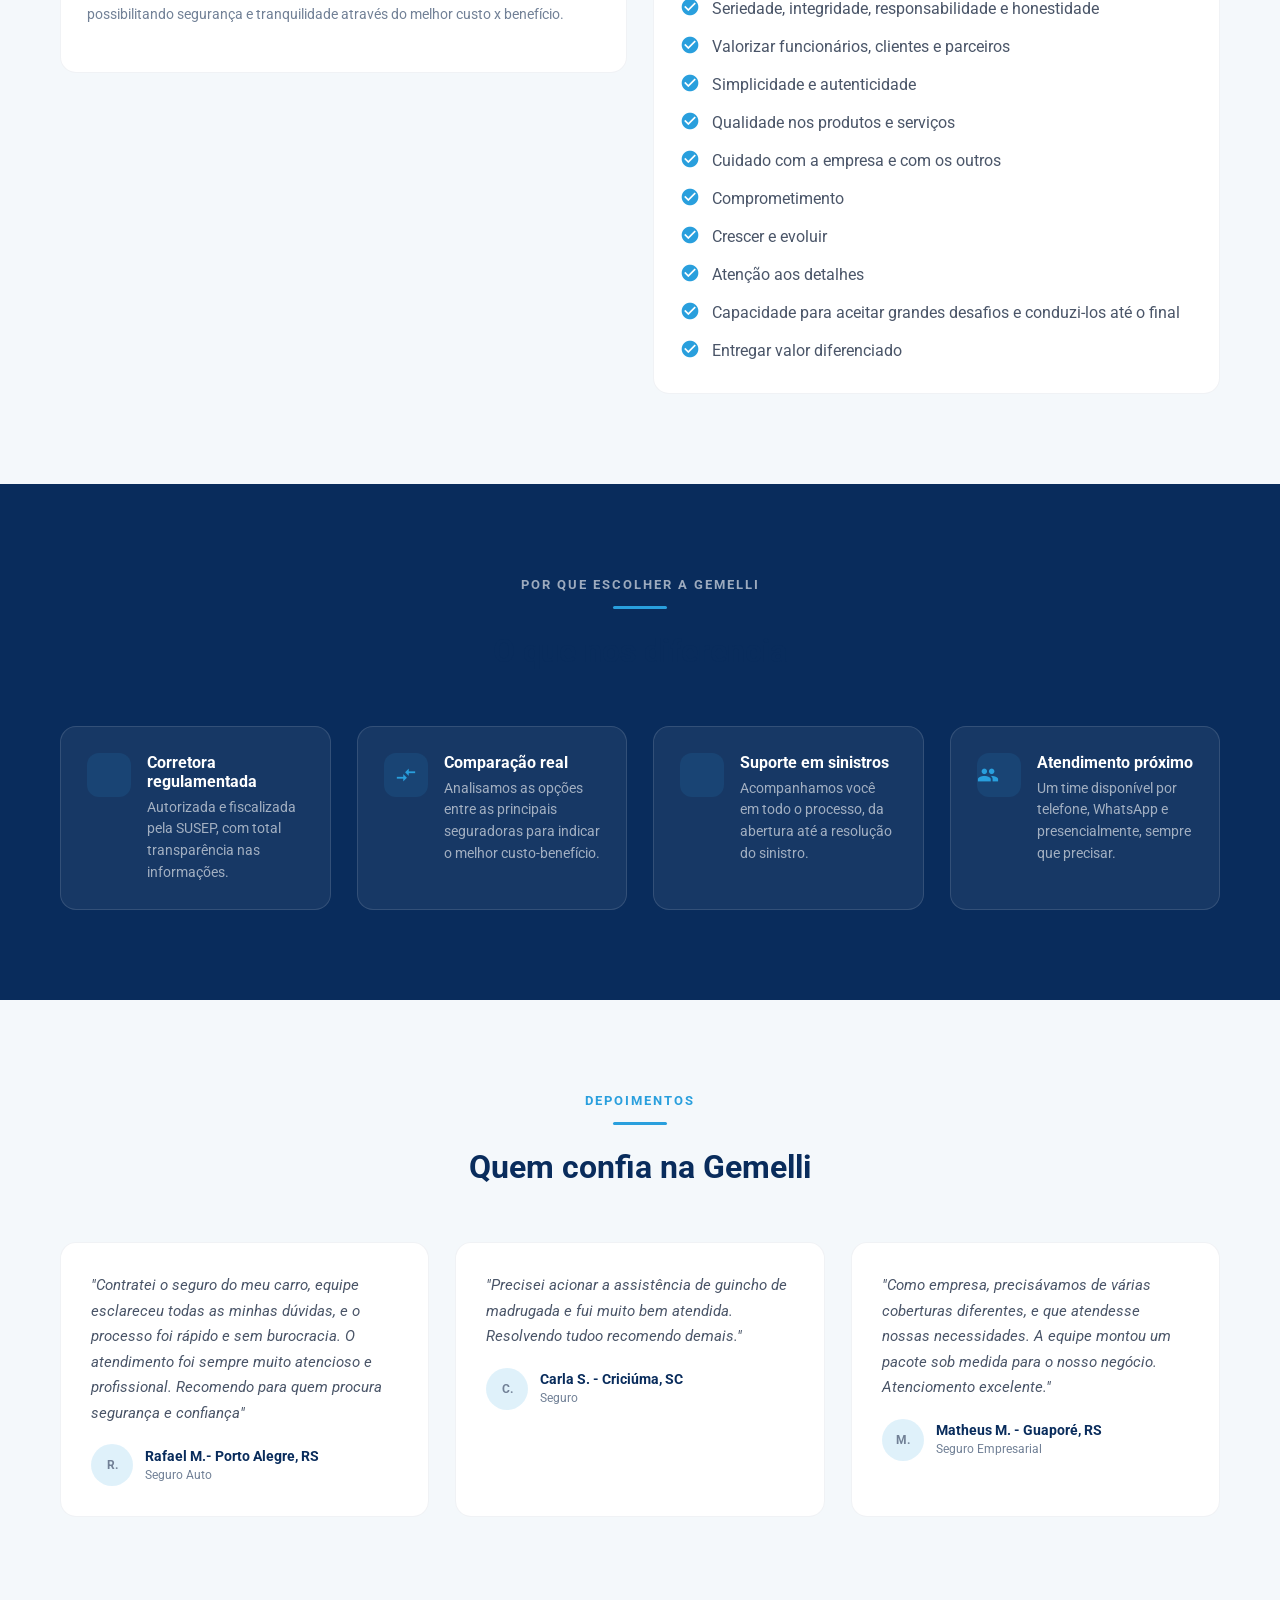
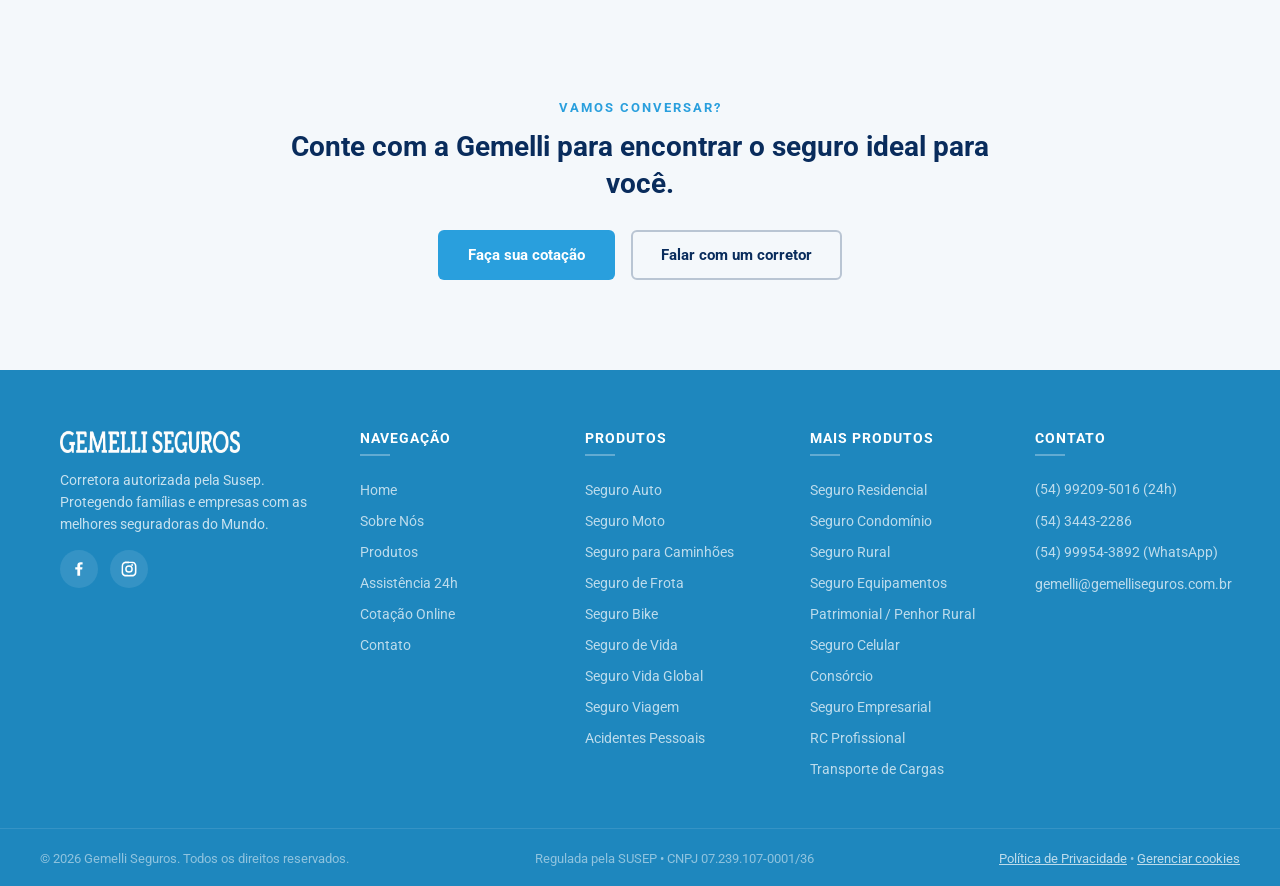
<file: sobrenos.html>
<!DOCTYPE html>
<html lang="pt-BR">
<head>
    <meta charset="UTF-8">
    <link rel="icon" type="image/jpeg" href="assets/logos/GS.jpg">
    <meta name="viewport" content="width=device-width, initial-scale=1.0">
    <title>Sobre Nós | Gemelli Seguros</title>

    <meta name="description" content="Há 28 anos protegendo o que é importante para você. Conheça a história, os valores e a equipe da Gemelli Seguros em Guaporé - RS.">
    <link rel="canonical" href="https://www.gemelliseguros.com.br/sobrenos.html">

    <meta property="og:type" content="website">
    <meta property="og:title" content="Sobre Nós | Gemelli Seguros">
    <meta property="og:description" content="Há 28 anos protegendo o que é importante para você. Conheça a história e os valores da Gemelli Seguros.">
    <meta property="og:url" content="https://www.gemelliseguros.com.br/sobrenos.html">
    <meta property="og:image" content="https://www.gemelliseguros.com.br/assets/logos/logo.png">
    <meta property="og:locale" content="pt_BR">

    <link rel="stylesheet" href="css/style.css">

    <link href="https://fonts.googleapis.com/icon?family=Material+Icons" rel="stylesheet">
</head>
<body>

    <header class="menu-principal">
        <div class="container-menu">
            <div class="logo">
                <img src="assets/logos/logo-nav.png" alt="Gemelli Seguros Logo">
            </div>
            <nav class="navegacao">
                <ul>
                    <li><a href="index.html" class="link-menu">Home</a></li>
                    <li><a href="produtos.html" class="link-menu">Produtos</a></li>
                    <li><a href="sobrenos.html" class="link-menu active">Sobre Nós</a></li>
                    <li><a href="assistencia24hrs.html" class="link-menu">Assistência 24h</a></li>
                    <li><a href="contato.html" class="link-menu">Contato</a></li>
                </ul>
                
            </nav>
            <button class="botao-menu-mobile" aria-label="Abrir menu">
                <span class="material-icons">menu</span>
            </button>
            <div class="botao-area">
                <a href="https://gemelliseguros.seucorretor.digital/#/home?simplificado=true" class="botao-cotacao" target="_blank" rel="noopener">Faça sua Cotação</a>
            </div>
        </div>
    </header>

    <section class="banner banner-interna">
        <div class="container-banner">
            <span class="subtitulo-eyebrow">Sobre a Gemelli Seguros</span>
            <h1 class="titulo">Protegendo pessoas e<br>negócios com quem confia.</h1>
            <p class="descricao">Somos uma corretora de seguros dedicada a encontrar a proteção certa para cada cliente, com atendimento humano e as melhores seguradoras do Brasil.</p>
        </div>
    </section>

    <section class="secao">
        <div class="container-full" style="max-width: var(--max-width-container); margin: 0 auto; padding: var(--padding-container);">
            <div class="duas-colunas">
                <div class="coluna-texto">
                    <span class="eyebrow">Nossa história</span>
                    <h2>Uma corretora construída sobre confiança e proximidade</h2>
                    <p>A Gemelli Seguros nasceu com um propósito simples: tornar a contratação de seguros mais próxima, transparente e humana. Ao longo dos anos, construímos relações de confiança com famílias e empresas, sempre colocando o interesse do cliente em primeiro lugar.</p>
                    <p>Hoje, com 28 anos de empresa, atendemos clientes em diversos ramos, de veículos e residências a seguros empresariais e rurais, trabalhando lado a lado com mais de 30 seguradoras do país para encontrar a cobertura ideal para cada perfil e orçamento.</p>
                    <p>Mais do que vender apólices, acreditamos em acompanhar nossos clientes: da cotação ao acionamento de um sinistro, estamos presentes em cada etapa.</p>
                </div>
                <div class="coluna-imagem coluna-imagem-foto carrossel-sobre" id="carrossel-sobre">
                    <div class="carrossel-track">
                        <div class="carrossel-slide">
                            <img src="assets/fotos/fachada-loja1.jpg" style="width: 100%; max-height: 350px";alt="Ambiente interno da Gemelli Corretora">
                        </div>
                        <div class="carrossel-slide">
                            <img src="assets/fotos/escritorio-interno-2.jpg" alt="Fachada da Gemelli Seguros">
                        </div>
                        <div class="carrossel-slide">
                            <img src="assets/fotos/recepcao-parede.jpg" alt="Recepção da Gemelli Seguros com seguradoras parceiras">
                        </div>
                        <div class="carrossel-slide">
                            <img src="assets/fotos/escritorio-interno.jpg" alt="Ambiente interno da Gemelli Seguros">
                        </div>
                        <div class="carrossel-slide carrossel-slide-logo">
                            <img src="assets/logos/logo.png" alt="Gemelli Seguros">
                        </div>
                    </div>
                    <button type="button" class="carrossel-seta carrossel-seta-prev" aria-label="Foto anterior">
                        <span class="material-icons">chevron_left</span>
                    </button>
                    <button type="button" class="carrossel-seta carrossel-seta-next" aria-label="Próxima foto">
                        <span class="material-icons">chevron_right</span>
                    </button>
                    <div class="carrossel-dots"></div>
                </div>
            </div>
        </div>
    </section>

    <section class="secao">
        <div class="container-full" style="max-width: var(--max-width-container); margin: 0 auto; padding: var(--padding-container);">
            <div class="secao-cabecalho">
                <span class="eyebrow">O que nos guia</span>
                <div class="divisor-gemeo"></div>
                <h2>Missão e valores</h2>
            </div>
            <div class="grade-cards grade-cards-duas">
                <div class="card">
                    <span class="material-icons icone-card">flag</span>
                    <h3>Missão</h3>
                    <p>Pensar no cliente, oferecendo soluções nas áreas de seguros com presteza e excelência em produtos adequados às necessidades das pessoas e empresas, possibilitando segurança e tranquilidade através do melhor custo x benefício.</p>
                </div>
                <div class="card">
                    <span class="material-icons icone-card">diversity_3</span>
                    <h3>Valores</h3>
                    <ul class="lista-check">
                        <li><span class="material-icons">check_circle</span> Ética, respeito e transparência</li>
                        <li><span class="material-icons">check_circle</span> Seriedade, integridade, responsabilidade e honestidade</li>
                        <li><span class="material-icons">check_circle</span> Valorizar funcionários, clientes e parceiros</li>
                        <li><span class="material-icons">check_circle</span> Simplicidade e autenticidade</li>
                        <li><span class="material-icons">check_circle</span> Qualidade nos produtos e serviços</li>
                        <li><span class="material-icons">check_circle</span> Cuidado com a empresa e com os outros</li>
                        <li><span class="material-icons">check_circle</span> Comprometimento</li>
                        <li><span class="material-icons">check_circle</span> Crescer e evoluir</li>
                        <li><span class="material-icons">check_circle</span> Atenção aos detalhes</li>
                        <li><span class="material-icons">check_circle</span> Capacidade para aceitar grandes desafios e conduzi-los até o final</li>
                        <li><span class="material-icons">check_circle</span> Entregar valor diferenciado</li>
                    </ul>
                </div>
            </div>
        </div>
    </section>

    <section class="secao secao-escura">
        <div class="container-full" style="max-width: var(--max-width-container); margin: 0 auto; padding: var(--padding-container);">
            <div class="secao-cabecalho">
                <span class="eyebrow">Por que escolher a Gemelli</span>
                <div class="divisor-gemeo"></div>
                <h2>O que nos diferencia</h2>
            </div>
            <div class="lista-servicos">
                <div class="servico-item" style="background-color: rgba(255,255,255,0.06); border-color: rgba(255,255,255,0.12);">
                    <span class="material-icons">verified</span>
                    <div>
                        <h4 style="color: var(--texto-claro);">Corretora regulamentada</h4>
                        <p style="color: var(--texto-mutado-claro);">Autorizada e fiscalizada pela SUSEP, com total transparência nas informações.</p>
                    </div>
                </div>
                <div class="servico-item" style="background-color: rgba(255,255,255,0.06); border-color: rgba(255,255,255,0.12);">
                    <span class="material-icons">compare_arrows</span>
                    <div>
                        <h4 style="color: var(--texto-claro);">Comparação real</h4>
                        <p style="color: var(--texto-mutado-claro);">Analisamos as opções entre as principais seguradoras para indicar o melhor custo-benefício.</p>
                    </div>
                </div>
                <div class="servico-item" style="background-color: rgba(255,255,255,0.06); border-color: rgba(255,255,255,0.12);">
                    <span class="material-icons">support_agent</span>
                    <div>
                        <h4 style="color: var(--texto-claro);">Suporte em sinistros</h4>
                        <p style="color: var(--texto-mutado-claro);">Acompanhamos você em todo o processo, da abertura até a resolução do sinistro.</p>
                    </div>
                </div>
                <div class="servico-item" style="background-color: rgba(255,255,255,0.06); border-color: rgba(255,255,255,0.12);">
                    <span class="material-icons">groups</span>
                    <div>
                        <h4 style="color: var(--texto-claro);">Atendimento próximo</h4>
                        <p style="color: var(--texto-mutado-claro);">Um time disponível por telefone, WhatsApp e presencialmente, sempre que precisar.</p>
                    </div>
                </div>
            </div>
        </div>
    </section>

    <section class="secao secao-alt">
        <div class="container-full" style="max-width: var(--max-width-container); margin: 0 auto; padding: var(--padding-container);">
            <div class="secao-cabecalho">
                <span class="eyebrow">Depoimentos</span>
                <div class="divisor-gemeo"></div>
                <h2>Quem confia na Gemelli</h2>
            </div>
            <div class="grade-cards">
                <div class="depoimento-card">
                    <p>"Contratei o seguro do meu carro, equipe esclareceu todas as minhas dúvidas, e o processo foi rápido e sem burocracia. O atendimento foi sempre muito atencioso e profissional. Recomendo para quem procura segurança e confiança"</p>
                    <div class="depoimento-autor">
                        <span class="depoimento-avatar">R.</span>
                        <div>
                            <strong>Rafael M.- Porto Alegre, RS</strong>
                            <span>Seguro Auto</span>
                        </div>
                    </div>
                </div>
                <div class="depoimento-card">
                    <p>"Precisei acionar a assistência de guincho de madrugada e fui muito bem atendida. Resolvendo tudoo recomendo demais."</p>
                    <div class="depoimento-autor">
                        <span class="depoimento-avatar">C.</span>
                        <div>
                            <strong> Carla S. - Criciúma, SC</strong>
                            <span>Seguro </span>
                        </div>
                    </div>
                </div>
                <div class="depoimento-card">
                    <p>"Como empresa, precisávamos de várias coberturas diferentes, e que atendesse nossas necessidades. A equipe montou um pacote sob medida para o nosso negócio. Atenciomento excelente."</p>
                    <div class="depoimento-autor">
                        <span class="depoimento-avatar">M.</span>
                        <div>
                            <strong>Matheus M. - Guaporé, RS</strong>
                            <span>Seguro Empresarial</span>
                        </div>
                    </div>
                </div>
            </div>
        </div>
    </section>

    <section class="secao">
        <div class="container-full" style="max-width: var(--max-width-container); margin: 0 auto; padding: var(--padding-container);">
            <div class="cta-final">
                <span class="eyebrow">Vamos conversar?</span>
                <h2>Conte com a Gemelli para encontrar o seguro ideal para você.</h2>
                <div class="banner-cta-row">
                    <a href="https://gemelliseguros.seucorretor.digital/#/home?simplificado=true" class="btn-primario" target="_blank" rel="noopener">Faça sua cotação</a>
                    <a href="contato.html" class="btn-secundario">Falar com um corretor</a>
                </div>
            </div>
        </div>
    </section>

    <div id="cookie-banner" class="cookie-banner" role="dialog" aria-live="polite" aria-label="Aviso de cookies">
        <div class="cookie-banner-conteudo">
            <span class="material-icons cookie-banner-icone">info</span>
            <div class="cookie-banner-texto">
                <p>Usamos cookies essenciais para o funcionamento do site e coletamos os dados que você envia em nossos formulários (nome, telefone e e-mail) para atender sua cotação. Saiba mais na nossa <a href="politica-privacidade.html">Política de Privacidade</a>.</p>
            </div>
            <div class="cookie-banner-botoes">
                <button type="button" class="btn-secundario" id="cookie-recusar">Somente essenciais</button>
                <button type="button" class="btn-primario" id="cookie-aceitar">Aceitar todos</button>
            </div>
        </div>
    </div>

    <a href="https://wa.me/5554992095016" class="whats-flutuante" target="_blank" aria-label="Falar no WhatsApp">
        <span class="material-icons">chat</span>
    </a>

    <script src="js/cookies.js"></script>

    <script src="js/script.js"></script>
    <script src="js/carrossel-sobre.js"></script>
    <footer class="footer-principal">
        <div class="footer-conteudo">
            <div class="footer-coluna footer-marca">
                <img src="assets/logos/logofoot.png" alt="Gemelli Seguros" class="footer-logo">
                <p class="footer-descricao">Corretora autorizada pela Susep. Protegendo famílias e empresas com as melhores seguradoras do Mundo.</p>
                <div class="footer-redes">
                    <a href="https://www.facebook.com/gemelliseguros/photos/" aria-label="Facebook" target="_blank"
                        rel="noopener noreferrer">
                        <svg viewBox="0 0 24 24">
                            <path
                                d="M13.5 21v-8.2h2.75l.41-3.2h-3.16V7.6c0-.93.26-1.56 1.6-1.56h1.7V3.14C15.98 3.1 15 3 13.85 3 11.45 3 9.8 4.47 9.8 7.3v2.3H7v3.2h2.8V21h3.7z" />
                        </svg>
                    </a>

                    <a href="https://www.instagram.com/gemelliseguros/" aria-label="Instagram" target="_blank"
                        rel="noopener noreferrer">
                        <svg viewBox="0 0 24 24">
                            <path
                                d="M12 2.2c2.7 0 3 .01 4.1.06 1.05.05 1.79.22 2.43.47.66.26 1.22.6 1.77 1.15.55.55.89 1.11 1.15 1.77.25.64.42 1.38.47 2.43.05 1.1.06 1.4.06 4.1s-.01 3-.06 4.1c-.05 1.05-.22 1.79-.47 2.43a4.9 4.9 0 0 1-1.15 1.77 4.9 4.9 0 0 1-1.77 1.15c-.64.25-1.38.42-2.43.47-1.1.05-1.4.06-4.1.06s-3-.01-4.1-.06c-1.05-.05-1.79-.22-2.43-.47a4.9 4.9 0 0 1-1.77-1.15 4.9 4.9 0 0 1-1.15-1.77c-.25-.64-.42-1.38-.47-2.43C2.21 15 2.2 14.7 2.2 12s.01-3 .06-4.1c.05-1.05.22-1.79.47-2.43.26-.66.6-1.22 1.15-1.77A4.9 4.9 0 0 1 5.65 2.55c.64-.25 1.38-.42 2.43-.47C9.18 2.03 9.48 2.02 12 2.02V2.2zm0 1.98c-2.66 0-2.98.01-4.03.06-.9.04-1.4.19-1.72.32-.43.17-.74.37-1.06.7-.33.32-.53.63-.7 1.06-.13.32-.28.82-.32 1.72C4.11 9.02 4.1 9.34 4.1 12s.01 2.98.06 4.03c.04.9.19 1.4.32 1.72.17.43.37.74.7 1.06.32.33.63.53 1.06.7.32.13.82.28 1.72.32 1.05.05 1.37.06 4.03.06s2.98-.01 4.03-.06c.9-.04 1.4-.19 1.72-.32.43-.17.74-.37 1.06-.7.33-.32.53-.63.7-1.06.13-.32.28-.82.32-1.72.05-1.05.06-1.37.06-4.03s-.01-2.98-.06-4.03c-.04-.9-.19-1.4-.32-1.72-.17-.43-.37-.74-.7-1.06a2.9 2.9 0 0 0-1.06-.7c-.32-.13-.82-.28-1.72-.32-1.05-.05-1.37-.06-4.03-.06zM12 6.87A5.13 5.13 0 1 1 12 17.13 5.13 5.13 0 0 1 12 6.87zm0 1.98a3.15 3.15 0 1 0 0 6.3 3.15 3.15 0 0 0 0-6.3zm5.34-2.16a1.2 1.2 0 1 1-2.4 0 1.2 1.2 0 0 1 2.4 0z" />
                        </svg>
                    </a>
                </div>
            </div>

            <div class="footer-coluna">
                <h4 class="footer-titulo">Navegação</h4>
                <ul class="footer-links">
                    <li><a href="index.html">Home</a></li>
                    <li><a href="sobrenos.html">Sobre Nós</a></li>
                    <li><a href="produtos.html">Produtos</a></li>
                    <li><a href="assistencia24hrs.html">Assistência 24h</a></li>
                    <li><a href="cotacao.html">Cotação Online</a></li>
                    <li><a href="contato.html">Contato</a></li>
                </ul>
            </div>

            <div class="footer-coluna">
                <h4 class="footer-titulo">Produtos</h4>
                <ul class="footer-links">
                    <li><a href="produto.html?p=auto">Seguro Auto</a></li>
                    <li><a href="produto.html?p=moto">Seguro Moto</a></li>
                    <li><a href="produto.html?p=caminhao">Seguro para Caminhões</a></li>
                    <li><a href="produto.html?p=frota">Seguro de Frota</a></li>
                    <li><a href="produto.html?p=bike">Seguro Bike</a></li>
                    <li><a href="produto.html?p=vida">Seguro de Vida</a></li>
                    <li><a href="produto.html?p=vida-global">Seguro Vida Global</a></li>
                    <li><a href="produto.html?p=viagem">Seguro Viagem</a></li>
                    <li><a href="produto.html?p=acidentes-pessoais">Acidentes Pessoais</a></li>
                </ul>
            </div>

            <div class="footer-coluna">
                <h4 class="footer-titulo">Mais produtos</h4>
                <ul class="footer-links">
                    <li><a href="produto.html?p=residencial">Seguro Residencial</a></li>
                    <li><a href="produto.html?p=condominio">Seguro Condomínio</a></li>
                    <li><a href="produto.html?p=rural">Seguro Rural</a></li>
                    <li><a href="produto.html?p=equipamentos">Seguro Equipamentos</a></li>
                    <li><a href="produto.html?p=patrimonial-penhor-rural">Patrimonial / Penhor Rural</a></li>
                    <li><a href="produto.html?p=celular">Seguro Celular</a></li>
                    <li><a href="produto.html?p=consorcio">Consórcio</a></li>
                    <li><a href="produto.html?p=empresarial">Seguro Empresarial</a></li>
                    <li><a href="produto.html?p=rc-profissional">RC Profissional</a></li>
                    <li><a href="produto.html?p=transporte-cargas">Transporte de Cargas</a></li>
                </ul>
            </div>
            <div class="footer-coluna">
                <h4 class="footer-titulo">Contato</h4>
                <ul class="footer-links footer-contato-lista">
                    <li><a href="https://wa.me/5554992095016" target="_blank">(54) 99209-5016 (24h)</a></li>
                    <li><a href="tel:+555432443417">(54) 3443-2286</a></li>
                    <li><a href="https://wa.me/5554999543892" target="_blank">(54) 99954-3892 (WhatsApp)</a></li>
                    <li><a href="mailto:gemelli@gemelliseguros.com.br">gemelli@gemelliseguros.com.br</a></li>
                </ul>
            </div>
        </div>

        <div class="footer-base">
            <div class="footer-base-conteudo">
                <p>&copy; 2026 Gemelli Seguros. Todos os direitos reservados.</p>
                <p><!-- confira o CNPJ --> Regulada pela SUSEP &bull; CNPJ 07.239.107-0001/36</p>
                <p class="footer-base-links"><a href="politica-privacidade.html">Política de Privacidade</a> &bull; <a href="#" data-abrir-cookies>Gerenciar cookies</a></p>
            </div>
        </div>
    </footer>

</body>
</html>
</file>
<file: css/style.css>
/* ==========================================
   ARQUIVO PRINCIPAL — GEMELLI SEGUROS
   Este arquivo só importa os demais, na ordem
   certa de cascata. Cada assunto do site tem
   seu próprio arquivo, mais fácil de achar e editar:

   1. variaveis.css          -> cores, fontes, espaçamentos
   2. reset.css              -> reset e base da página
   3. cabecalho.css          -> menu, logo, WhatsApp flutuante
   4. banner.css             -> banner do topo das páginas
   5. botoes.css             -> botões (primário/secundário/cotação)
   6. secoes-base.css        -> estrutura padrão de cada seção
   7. cards-numeros.css      -> cards, números, serviços, canais
   8. colunas-layout.css     -> layouts de duas colunas
   9. carrossel-galeria.css  -> carrossel e galeria de fotos
  10. produtos-tabs.css      -> abas de categorias de produtos
  11. formularios-mapa.css   -> formulários e mapa
  12. depoimentos.css        -> depoimentos de clientes
  13. assistencia-plantao.css-> assistência 24h e seguradoras
  14. cookies.css            -> aviso de cookies (LGPD)
  15. conteudo-legal.css     -> texto corrido (Política de Privacidade)
  16. footer.css             -> rodapé
  17. responsivo.css         -> ajustes para celular/tablet
      (sempre por último, para sobrescrever o resto)
   ========================================== */

@import url('variaveis.css');
@import url('reset.css');
@import url('cabecalho.css');
@import url('banner.css');
@import url('botoes.css');
@import url('secoes-base.css');
@import url('cards-numeros.css');
@import url('colunas-layout.css');
@import url('carrossel-galeria.css');
@import url('produtos-tabs.css');
@import url('formularios-mapa.css');
@import url('depoimentos.css');
@import url('assistencia-plantao.css');
@import url('cookies.css');
@import url('conteudo-legal.css');
@import url('footer.css');
@import url('responsivo.css');
</file>
